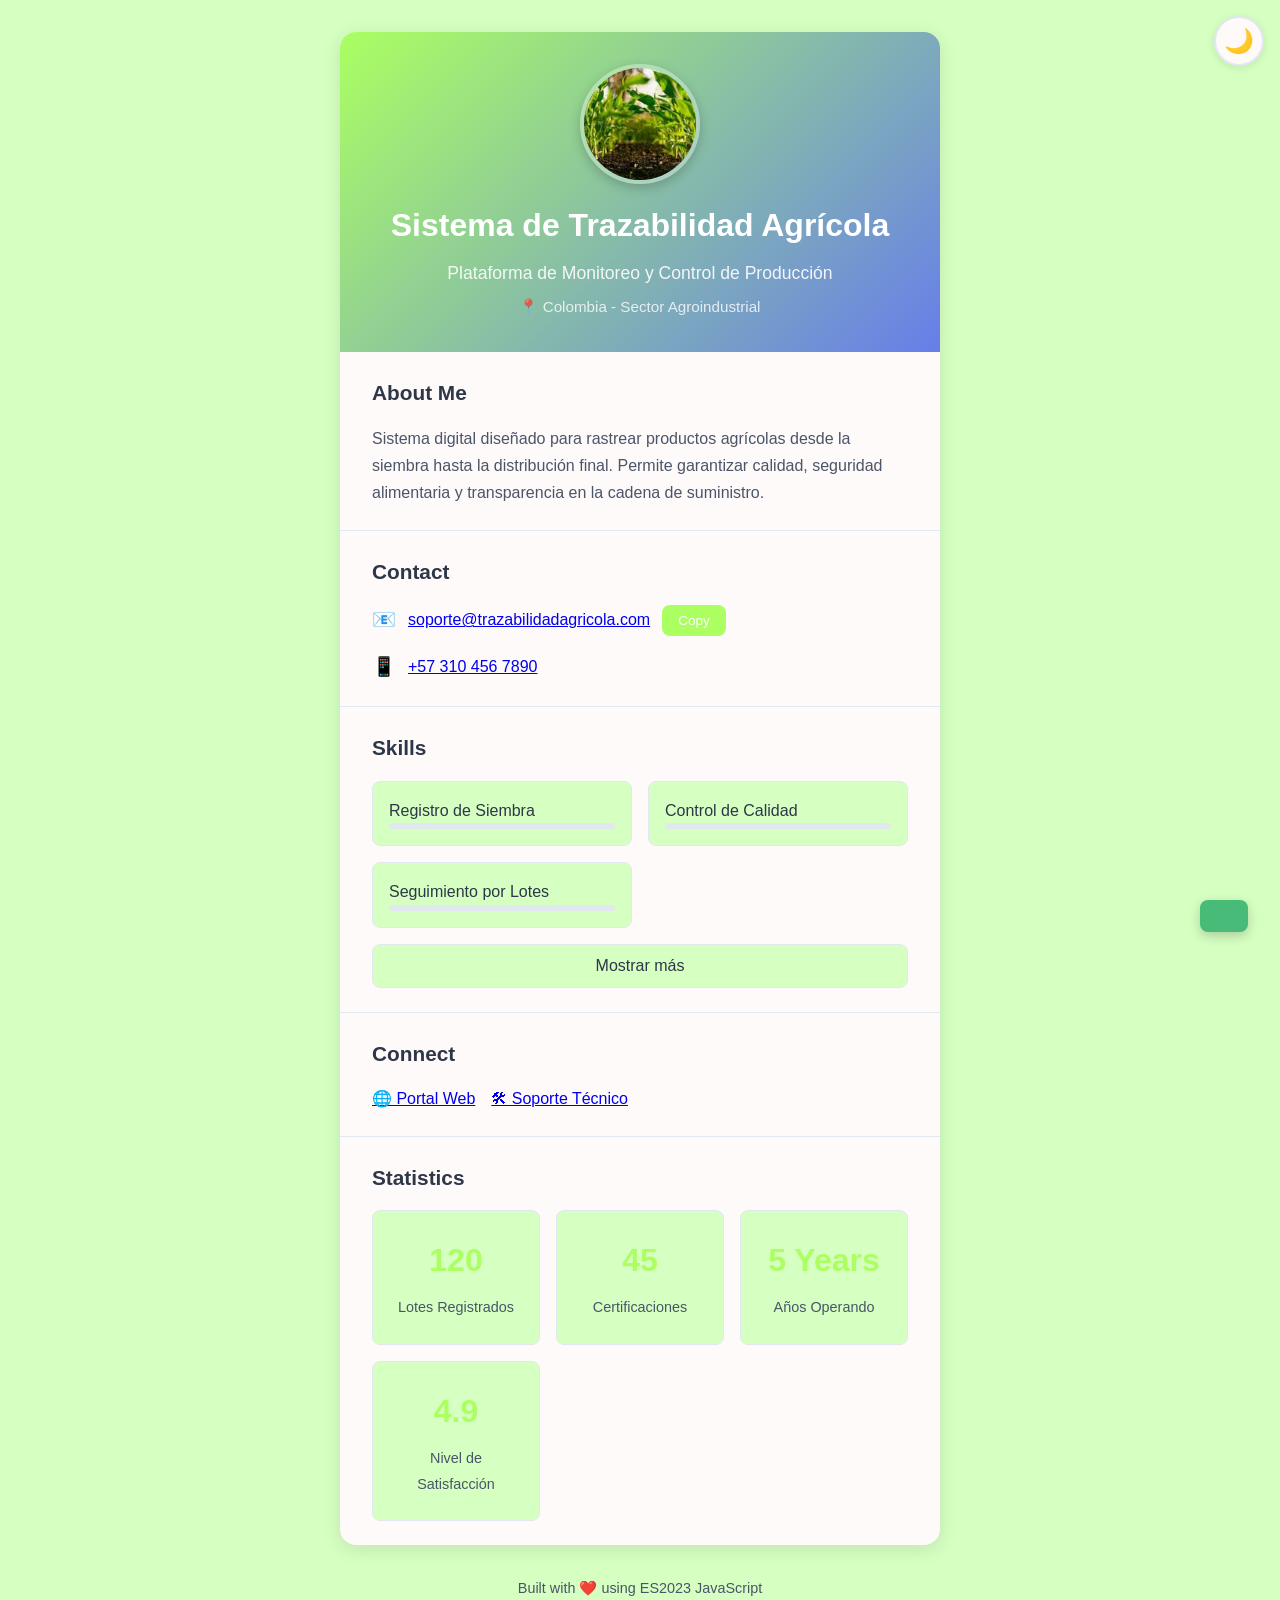
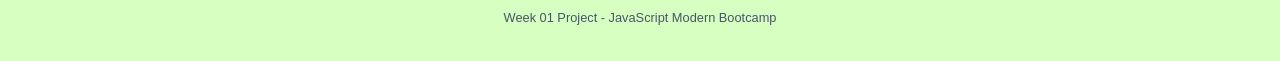
<file: week-01/3-proyecto/index.html>
<!DOCTYPE html>
<html lang="en">
<head>
  <meta charset="UTF-8">
  <meta name="viewport" content="width=device-width, initial-scale=1.0">
  <title>Interactive Business Card</title>
  <link rel="stylesheet" href="styles.css">
</head>
<body>
  <div class="container">
    <!-- Theme Toggle Button -->
    <button id="themeToggle" class="theme-toggle" aria-label="Toggle theme">
      <span class="theme-icon">🌙</span>
    </button>

    <!-- Business Card -->
    <div class="card" id="businessCard">
      <!-- Header Section -->
      <div class="card-header">
        <div class="avatar">
         <img src="avatar.jpg" alt="Profile Avatar" id="avatarImg">
        </div>
        <div class="header-info">
          <h1 id="userName">Loading...</h1>
          <p class="title" id="userTitle">Loading...</p>
          <p class="location" id="userLocation">📍 Loading...</p>
        </div>
      </div>

      <!-- Bio Section -->
      <div class="card-section">
        <h2>About Me</h2>
        <p id="userBio" class="bio">Loading...</p>
      </div>

      <!-- Contact Section -->
      <div class="card-section">
        <h2>Contact</h2>
        <div class="contact-info">
          <div class="contact-item">
            <span class="icon">📧</span>
            <span id="userEmail">Loading...</span>
            <button id="copyEmailBtn" class="btn btn-small">Copy</button>
          </div>
          <div class="contact-item">
            <span class="icon">📱</span>
            <span id="userPhone">Loading...</span>
          </div>
        </div>
      </div>

      <!-- Skills Section -->
      <div class="card-section">
        <h2>Skills</h2>
        <div id="skillsList" class="skills-list">
          Loading...
        </div>
        <button id="toggleSkills" class="btn btn-secondary">Show More</button>
      </div>

      <!-- Social Media Section -->
      <div class="card-section">
        <h2>Connect</h2>
        <div id="socialLinks" class="social-links">
          Loading...
        </div>
      </div>

      <!-- Statistics Section -->
      <div class="card-section">
        <h2>Statistics</h2>
        <div id="stats" class="stats-grid">
          Loading...
        </div>
      </div>
    </div>

    <!-- Footer -->
    <footer class="footer">
      <p>Built with ❤️ using ES2023 JavaScript</p>
      <p class="small">Week 01 Project - JavaScript Modern Bootcamp</p>
    </footer>
  </div>

  <!-- Toast Notification -->
  <div id="toast" class="toast">
    <span id="toastMessage"></span>
  </div>

  <script src="script.js"></script>
</body>
</html>
</file>
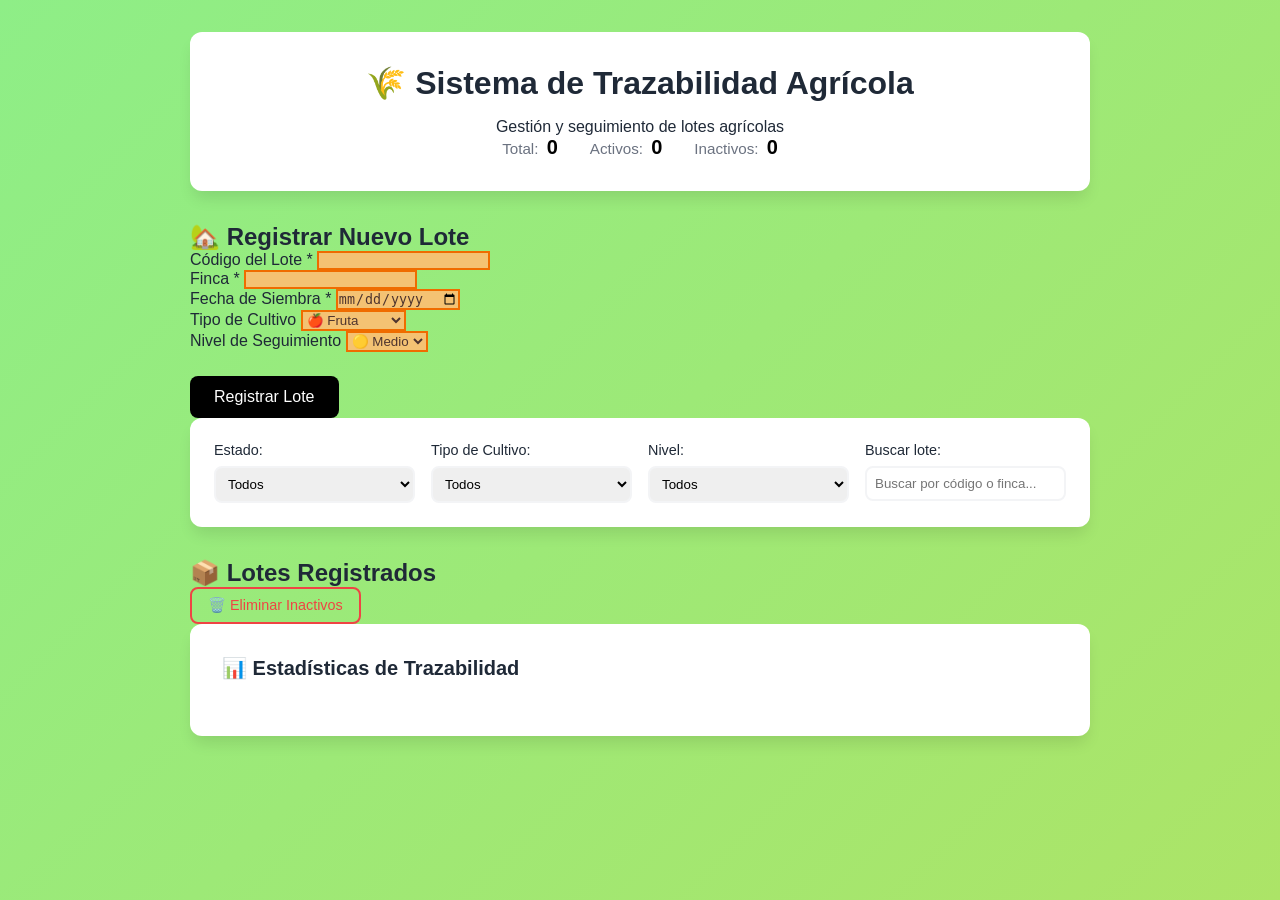
<file: week-02/3-proyecto/index.html>
<!DOCTYPE html>
<html lang="es">
<head>
  <meta charset="UTF-8">
  <meta name="viewport" content="width=device-width, initial-scale=1.0">
  <title>Sistema de Trazabilidad Agrícola</title>
  <link rel="stylesheet" href="styles.css">
</head>
<body>

  <div class="container">

    <!-- HEADER -->
    <header class="header">
      <h1>🌾 Sistema de Trazabilidad Agrícola</h1>
      <p class="subtitle">Gestión y seguimiento de lotes agrícolas</p>

      <div class="stats-summary">
        <span class="stat">Total: <strong id="stat-total">0</strong></span>
        <span class="stat">Activos: <strong id="stat-active">0</strong></span>
        <span class="stat">Inactivos: <strong id="stat-inactive">0</strong></span>
      </div>
    </header>

    <!-- FORMULARIO -->
    <section class="form-section">
      <h2 id="form-title">🏡 Registrar Nuevo Lote</h2>

      <form id="item-form" class="item-form">

        <input type="hidden" id="item-id">

        <div class="form-group">
          <label for="codigo">Código del Lote *</label>
          <input type="text" id="codigo" required>
        </div>

        <div class="form-group">
          <label for="finca">Finca *</label>
          <input type="text" id="finca" required>
        </div>

        <div class="form-group">
          <label for="fecha">Fecha de Siembra *</label>
          <input type="date" id="fecha" required>
        </div>

        <div class="form-group">
          <label for="item-category">Tipo de Cultivo</label>
          <select id="item-category">
            <option value="fruta">🍎 Fruta</option>
            <option value="grano">🌾 Grano</option>
            <option value="cereal">🌽 Cereal</option>
            <option value="hortaliza">🥕 Hortaliza</option>
            <option value="legumbre">🫘 Legumbre</option>
            <option value="tuberculo">🥔 Tubérculo</option>
          </select>
        </div>

        <div class="form-group">
          <label for="item-priority">Nivel de Seguimiento</label>
          <select id="item-priority">
            <option value="low">🟢 Bajo</option>
            <option value="medium" selected>🟡 Medio</option>
            <option value="high">🔴 Alto</option>
          </select>
        </div>

        <div class="form-actions">
          <button type="submit" class="btn btn-primary" id="submit-btn">
            Registrar Lote
          </button>
          <button type="button" class="btn btn-secondary" id="cancel-btn" style="display:none;">
            Cancelar
          </button>
        </div>

      </form>
    </section>

    <!-- FILTROS -->
    <section class="filters-section">
      <div class="filters">

        <div class="filter-group">
          <label for="filter-status">Estado:</label>
          <select id="filter-status">
            <option value="all">Todos</option>
            <option value="active">Activos</option>
            <option value="inactive">Inactivos</option>
          </select>
        </div>

        <div class="filter-group">
          <label for="filter-category">Tipo de Cultivo:</label>
          <select id="filter-category">
            <option value="all">Todos</option>
            <option value="fruta">Fruta</option>
            <option value="grano">Grano</option>
            <option value="cereal">Cereal</option>
            <option value="hortaliza">Hortaliza</option>
            <option value="legumbre">Legumbre</option>
            <option value="tuberculo">Tubérculo</option>
          </select>
        </div>

        <div class="filter-group">
          <label for="filter-priority">Nivel:</label>
          <select id="filter-priority">
            <option value="all">Todos</option>
            <option value="high">Alto</option>
            <option value="medium">Medio</option>
            <option value="low">Bajo</option>
          </select>
        </div>

        <div class="filter-group search-group">
          <label for="search-input">Buscar lote:</label>
          <input type="text" id="search-input" placeholder="Buscar por código o finca...">
        </div>

      </div>
    </section>

    <!-- LISTA -->
    <section class="items-section">
      <div class="items-header">
        <h2>📦 Lotes Registrados</h2>
        <button class="btn btn-outline" id="clear-inactive">
          🗑️ Eliminar Inactivos
        </button>
      </div>

      <div id="item-list" class="item-list"></div>

      <div id="empty-state" class="empty-state">
        <p>📭 No hay lotes registrados</p>
        <p class="empty-state-hint">Registra tu primer lote arriba</p>
      </div>
    </section>

    <!-- ESTADÍSTICAS -->
    <section class="detailed-stats">
      <h3>📊 Estadísticas de Trazabilidad</h3>
      <div id="stats-details" class="stats-grid"></div>
    </section>

  </div>

  <script src="starter/script.js"></script>
</body>
</html>
</file>
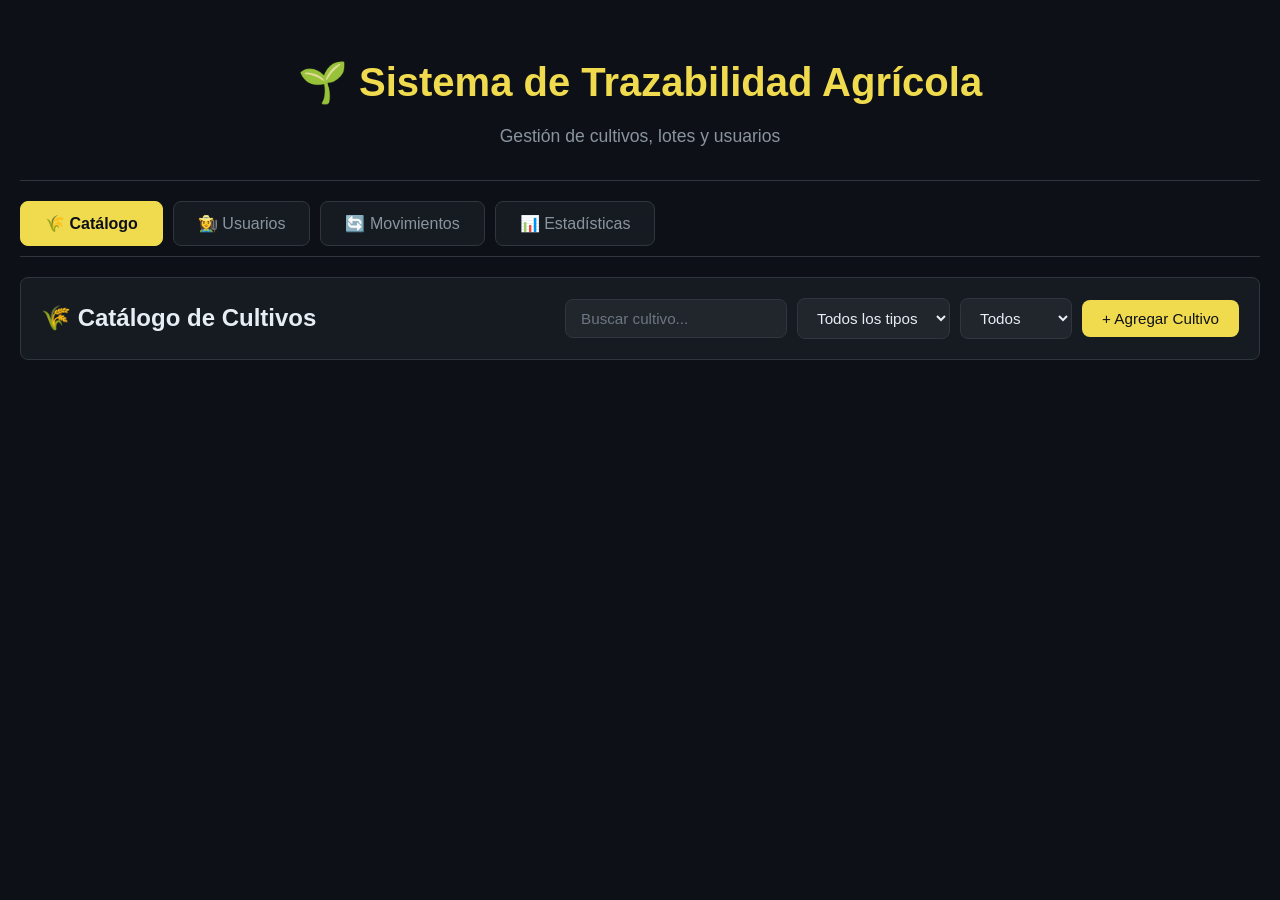
<file: week-03/3-proyecto/index.html>
<!DOCTYPE html>
<html lang="es">
  <head>
    <meta charset="UTF-8" />
    <meta name="viewport" content="width=device-width, initial-scale=1.0" />
    <title>🌱 Sistema de Gestión | Trazabilidad Agrícola</title>
    <link rel="stylesheet" href="styles.css" />
  </head>
  <body>
    <div class="app-container">
      <!-- Header -->
      <header class="header">
        <h1>🌱 Sistema de Trazabilidad Agrícola</h1>
        <p class="subtitle">Gestión de cultivos, lotes y usuarios</p>
      </header>

      <!-- Navigation Tabs -->
      <nav class="tabs">
        <button class="tab-btn active" data-tab="catalog">🌾 Catálogo</button>
        <button class="tab-btn" data-tab="users">👩‍🌾 Usuarios</button>
        <button class="tab-btn" data-tab="transactions">🔄 Movimientos</button>
        <button class="tab-btn" data-tab="stats">📊 Estadísticas</button>
      </nav>

      <!-- Tab Content -->
      <main class="tab-content">
        <!-- Catalog Tab -->
        <section id="catalog" class="tab-panel active">
          <div class="panel-header">
            <h2>🌾 Catálogo de Cultivos</h2>
            <div class="actions">
              <input type="text" id="search-input" placeholder="Buscar cultivo..." />
              <select id="filter-type">
                <option value="all">Todos los tipos</option>
                <option value="ItemType1">Hortalizas</option>
                <option value="ItemType2">Frutales</option>
                <option value="ItemType3">Cereales</option>
              </select>
              <select id="filter-status">
                <option value="all">Todos</option>
                <option value="active">Activos</option>
                <option value="inactive">Inactivos</option>
              </select>
              <button id="add-item-btn" class="btn btn-primary">+ Agregar Cultivo</button>
            </div>
          </div>
          <div id="item-list" class="items-grid"></div>
          <div id="empty-state" class="empty-state" style="display: none;">
            <p>📭 No hay cultivos registrados</p>
            <p class="hint">Agrega tu primer cultivo usando el botón superior</p>
          </div>
        </section>

        <!-- Users Tab -->
        <section id="users" class="tab-panel">
          <div class="panel-header">
            <h2>👩‍🌾 Usuarios del Sistema</h2>
            <div class="actions">
              <input type="text" id="search-users" placeholder="Buscar usuario..." />
              <select id="filter-role">
                <option value="all">Todos los roles</option>
                <option value="UserRole1">Administrador</option>
                <option value="UserRole2">Agrónomo</option>
              </select>
              <button id="add-user-btn" class="btn btn-primary">+ Agregar Usuario</button>
            </div>
          </div>
          <div id="user-list" class="users-grid"></div>
        </section>

        <!-- Transactions Tab -->
        <section id="transactions" class="tab-panel">
          <div class="panel-header">
            <h2>🔄 Movimientos de Producción</h2>
          </div>
          <div id="transaction-list" class="transactions-list"></div>
        </section>

        <!-- Stats Tab -->
        <section id="stats" class="tab-panel">
          <div class="panel-header">
            <h2>📊 Estadísticas del Sistema</h2>
          </div>
          <div id="stats-container" class="stats-grid">
            <div class="stat-card">
              <span class="stat-value" id="stat-total">0</span>
              <span class="stat-label">Total Cultivos</span>
            </div>
            <div class="stat-card">
              <span class="stat-value" id="stat-active">0</span>
              <span class="stat-label">Activos</span>
            </div>
            <div class="stat-card">
              <span class="stat-value" id="stat-inactive">0</span>
              <span class="stat-label">Inactivos</span>
            </div>
            <div class="stat-card">
              <span class="stat-value" id="stat-users">0</span>
              <span class="stat-label">Usuarios</span>
            </div>
          </div>
          <div id="stats-details" class="stats-details"></div>
        </section>
      </main>

      <!-- Modales (Cultivos y Usuarios) -->
      <div id="item-modal" class="modal" style="display: none;">
        <div class="modal-content">
          <div class="modal-header">
            <h3 id="modal-title">Agregar Cultivo</h3>
            <button class="close-btn" id="close-modal">&times;</button>
          </div>
          <form id="item-form" class="modal-form">
            <div class="form-group">
              <label for="item-type">Tipo de Cultivo</label>
              <select id="item-type" required>
                <option value="">Selecciona un tipo</option>
                <option value="ItemType1">Hortaliza</option>
                <option value="ItemType2">Frutal</option>
                <option value="ItemType3">Cereal</option>
              </select>
            </div>
            <div class="form-group">
              <label for="item-name">Nombre *</label>
              <input type="text" id="item-name" required />
            </div>
            <div class="form-group">
              <label for="item-location">Ubicación *</label>
              <input type="text" id="item-location" required />
            </div>
            <div id="dynamic-fields"></div>
            <div class="form-actions">
              <button type="submit" class="btn btn-primary">Guardar</button>
              <button type="button" class="btn btn-secondary" id="cancel-btn">Cancelar</button>
            </div>
          </form>
        </div>
      </div>

      <div id="user-modal" class="modal" style="display: none;">
        <div class="modal-content">
          <div class="modal-header">
            <h3>Agregar Usuario</h3>
            <button class="close-btn" id="close-user-modal">&times;</button>
          </div>
          <form id="user-form" class="modal-form">
            <div class="form-group">
              <label for="user-role">Rol</label>
              <select id="user-role" required>
                <option value="">Selecciona un rol</option>
                <option value="UserRole1">Administrador</option>
                <option value="UserRole2">Agrónomo</option>
              </select>
            </div>
            <div class="form-group">
              <label for="user-name">Nombre *</label>
              <input type="text" id="user-name" required />
            </div>
            <div class="form-group">
              <label for="user-email">Email *</label>
              <input type="email" id="user-email" required />
            </div>
            <div class="form-actions">
              <button type="submit" class="btn btn-primary">Guardar</button>
              <button type="button" class="btn btn-secondary" id="cancel-user-btn">Cancelar</button>
            </div>
          </form>
        </div>
      </div>
    </div>

    <script src="starter/script.js"></script>
  </body>
</html>
</file>
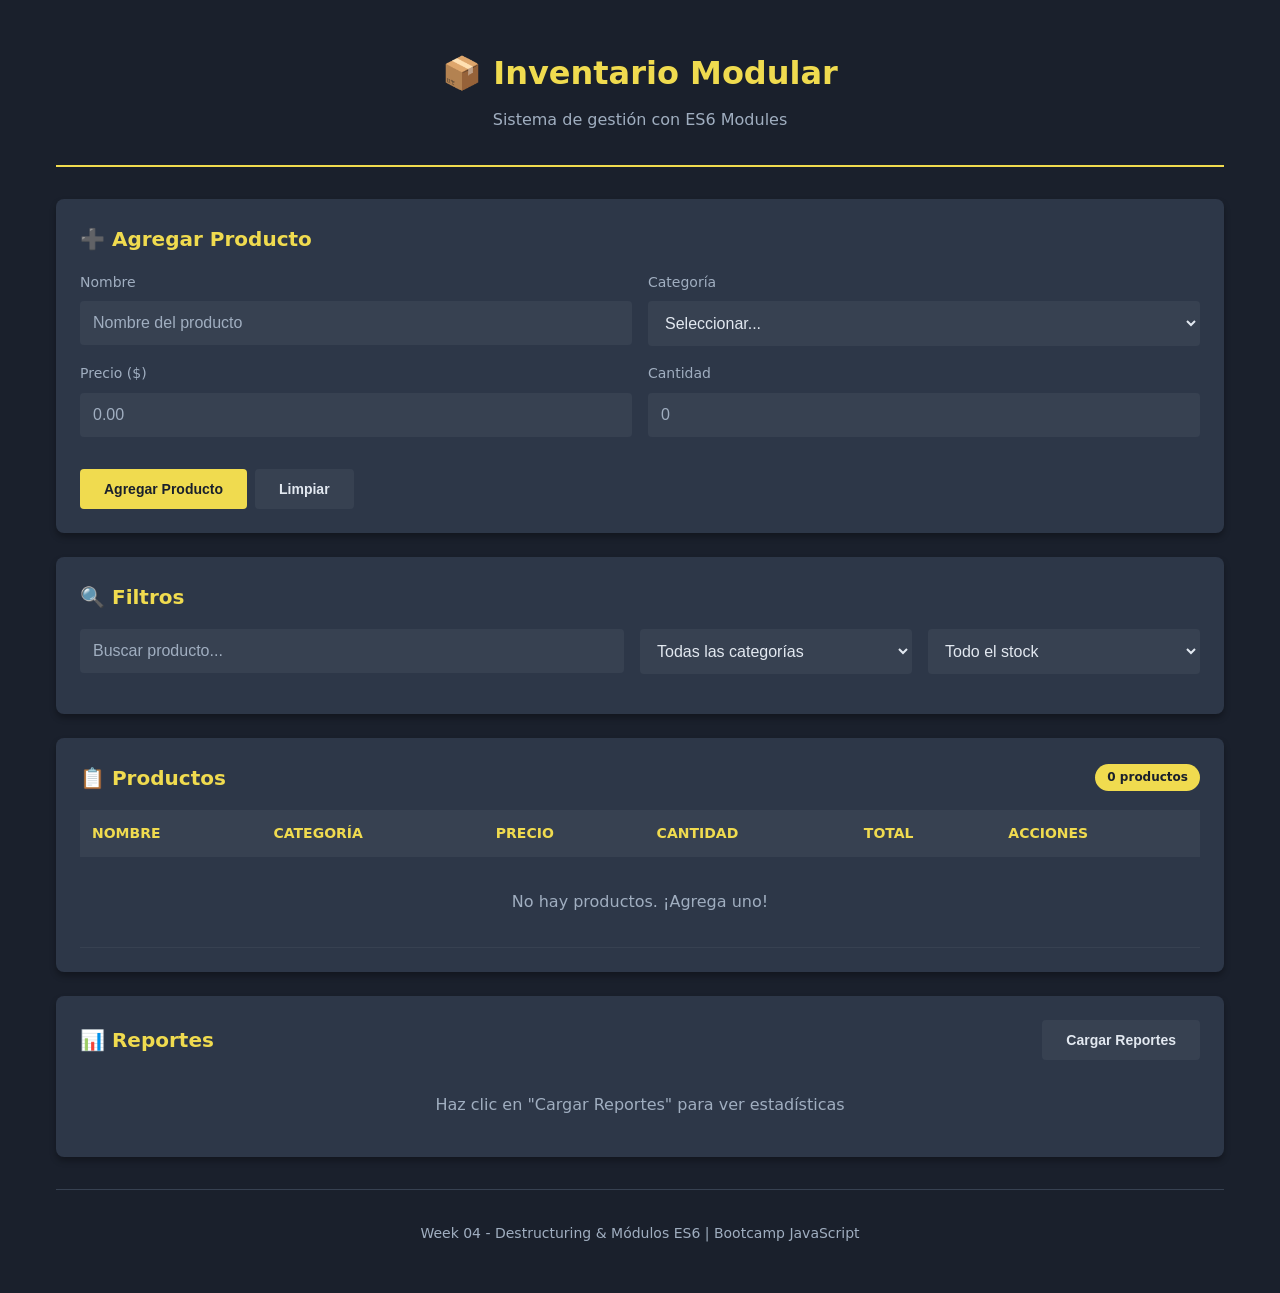
<file: week-04/3-proyecto/index.html>
<!DOCTYPE html>
<html lang="es">
  <head>
    <meta charset="UTF-8" />
    <meta
      name="viewport"
      content="width=device-width, initial-scale=1.0" />
    <title>Inventario Modular | Week 04</title>
    <link
      rel="stylesheet"
      href="styles.css" />
  </head>
  <body>
    <div class="app">
      <!-- Header -->
      <header class="header">
        <h1>📦 Inventario Modular</h1>
        <p>Sistema de gestión con ES6 Modules</p>
      </header>

      <!-- Main Content -->
      <main class="main">
        <!-- Add Product Form -->
        <section class="card">
          <h2>➕ Agregar Producto</h2>
          <form id="product-form">
            <div class="form-row">
              <div class="form-group">
                <label for="name">Nombre</label>
                <input
                  type="text"
                  id="name"
                  name="name"
                  required
                  placeholder="Nombre del producto" />
              </div>
              <div class="form-group">
                <label for="category">Categoría</label>
                <select
                  id="category"
                  name="category"
                  required>
                  <option value="">Seleccionar...</option>
                </select>
              </div>
            </div>
            <div class="form-row">
              <div class="form-group">
                <label for="price">Precio ($)</label>
                <input
                  type="number"
                  id="price"
                  name="price"
                  min="0"
                  step="0.01"
                  required
                  placeholder="0.00" />
              </div>
              <div class="form-group">
                <label for="quantity">Cantidad</label>
                <input
                  type="number"
                  id="quantity"
                  name="quantity"
                  min="0"
                  required
                  placeholder="0" />
              </div>
            </div>
            <div class="form-actions">
              <button
                type="submit"
                class="btn btn-primary">
                Agregar Producto
              </button>
              <button
                type="reset"
                class="btn btn-secondary">
                Limpiar
              </button>
            </div>
          </form>
        </section>

        <!-- Filters -->
        <section class="card">
          <h2>🔍 Filtros</h2>
          <div class="filters">
            <div class="form-group">
              <input
                type="text"
                id="search"
                placeholder="Buscar producto..." />
            </div>
            <div class="form-group">
              <select id="filter-category">
                <option value="">Todas las categorías</option>
              </select>
            </div>
            <div class="form-group">
              <select id="filter-stock">
                <option value="">Todo el stock</option>
                <option value="low">Stock bajo (&lt; 10)</option>
                <option value="out">Sin stock</option>
                <option value="available">Disponible</option>
              </select>
            </div>
          </div>
        </section>

        <!-- Products Table -->
        <section class="card">
          <div class="card-header">
            <h2>📋 Productos</h2>
            <span
              id="product-count"
              class="badge"
              >0 productos</span
            >
          </div>
          <div class="table-container">
            <table id="products-table">
              <thead>
                <tr>
                  <th>Nombre</th>
                  <th>Categoría</th>
                  <th>Precio</th>
                  <th>Cantidad</th>
                  <th>Total</th>
                  <th>Acciones</th>
                </tr>
              </thead>
              <tbody id="products-body">
                <tr>
                  <td
                    colspan="6"
                    class="empty-state">
                    No hay productos. ¡Agrega uno!
                  </td>
                </tr>
              </tbody>
            </table>
          </div>
        </section>

        <!-- Reports Section (Lazy Loaded) -->
        <section class="card">
          <div class="card-header">
            <h2>📊 Reportes</h2>
            <button
              id="load-reports"
              class="btn btn-secondary">
              Cargar Reportes
            </button>
          </div>
          <div
            id="reports-container"
            class="reports-grid">
            <p class="placeholder">
              Haz clic en "Cargar Reportes" para ver estadísticas
            </p>
          </div>
        </section>
      </main>

      <!-- Footer -->
      <footer class="footer">
        <p>Week 04 - Destructuring & Módulos ES6 | Bootcamp JavaScript</p>
      </footer>
    </div>

    <!-- Edit Modal -->
    <div
      id="edit-modal"
      class="modal hidden">
      <div class="modal-content">
        <div class="modal-header">
          <h3>✏️ Editar Producto</h3>
          <button
            class="modal-close"
            id="modal-close">
            &times;
          </button>
        </div>
        <form id="edit-form">
          <input
            type="hidden"
            id="edit-id" />
          <div class="form-group">
            <label for="edit-name">Nombre</label>
            <input
              type="text"
              id="edit-name"
              required />
          </div>
          <div class="form-group">
            <label for="edit-category">Categoría</label>
            <select
              id="edit-category"
              required></select>
          </div>
          <div class="form-row">
            <div class="form-group">
              <label for="edit-price">Precio ($)</label>
              <input
                type="number"
                id="edit-price"
                min="0"
                step="0.01"
                required />
            </div>
            <div class="form-group">
              <label for="edit-quantity">Cantidad</label>
              <input
                type="number"
                id="edit-quantity"
                min="0"
                required />
            </div>
          </div>
          <div class="form-actions">
            <button
              type="submit"
              class="btn btn-primary">
              Guardar
            </button>
            <button
              type="button"
              class="btn btn-secondary"
              id="cancel-edit">
              Cancelar
            </button>
          </div>
        </form>
      </div>
    </div>

    <script
      type="module"
      src="./starter/main.js"></script>
  </body>
</html>
</file>
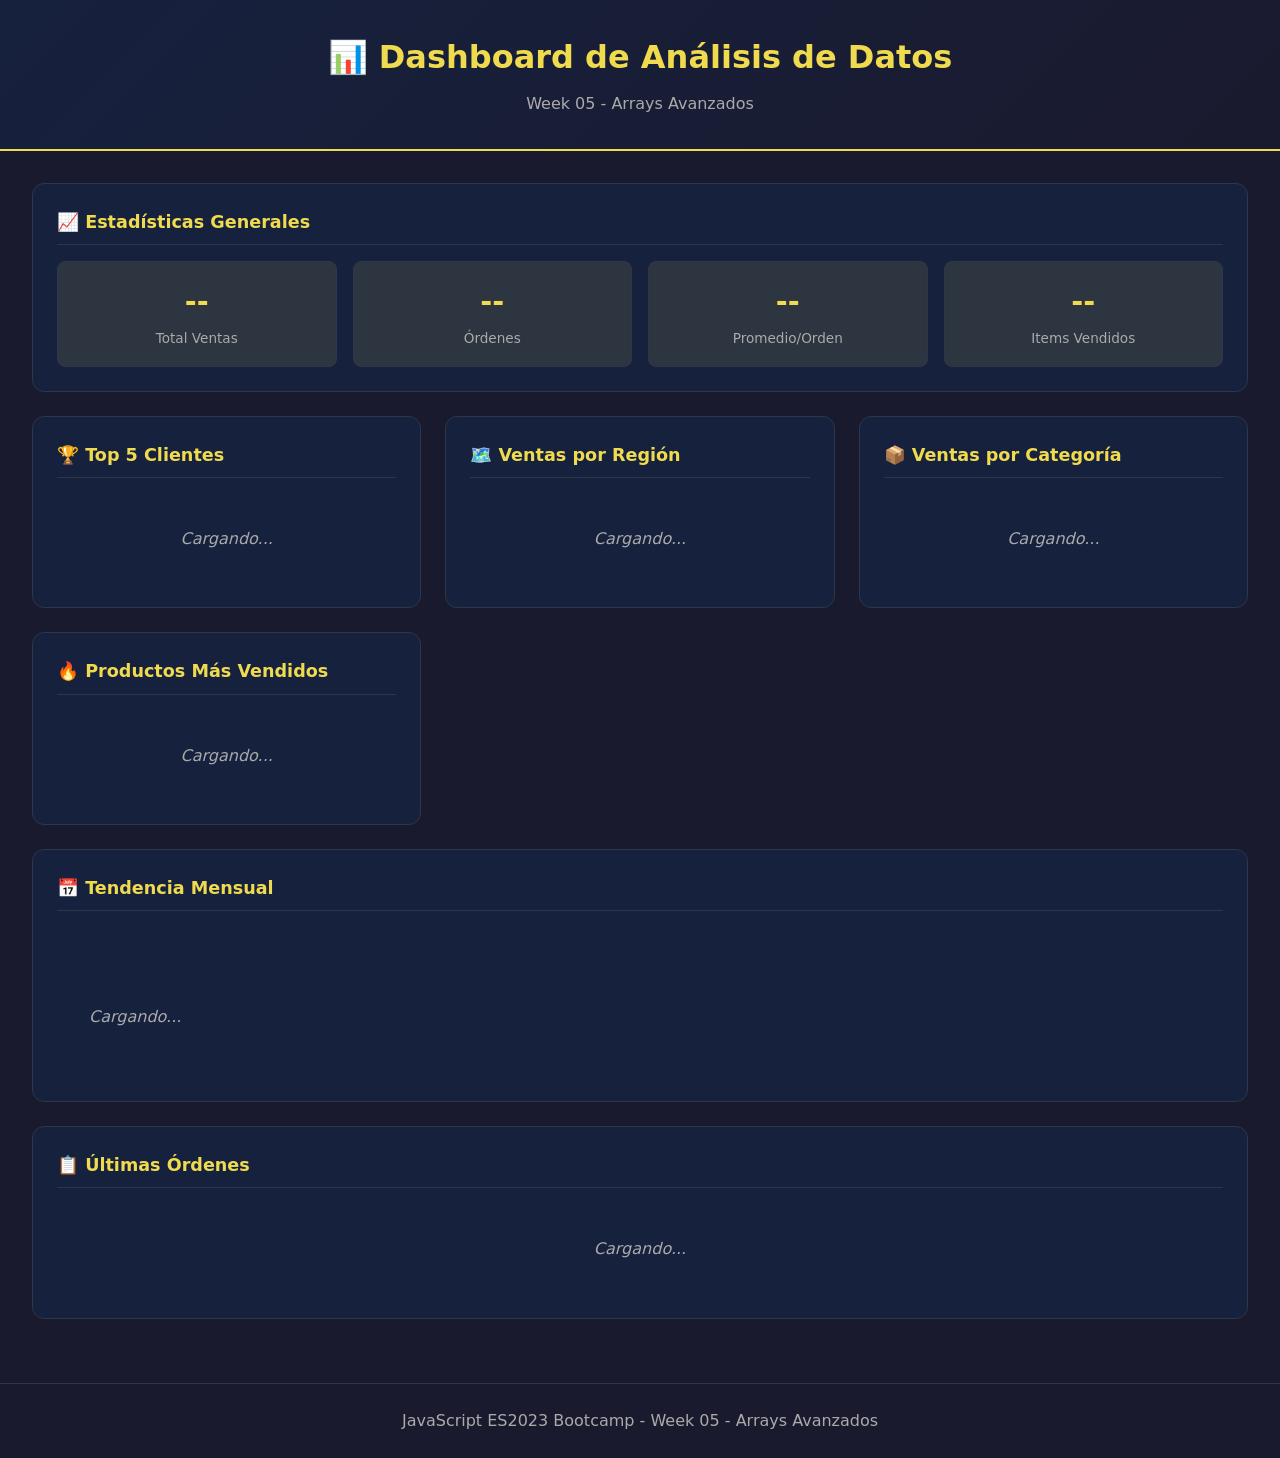
<file: week-05/3-proyecto/index.html>
<!DOCTYPE html>
<html lang="es">
  <head>
    <meta charset="UTF-8" />
    <meta
      name="viewport"
      content="width=device-width, initial-scale=1.0" />
    <title>Dashboard de Análisis de Datos</title>
    <link
      rel="stylesheet"
      href="styles.css" />
  </head>
  <body>
    <header class="header">
      <h1>📊 Dashboard de Análisis de Datos</h1>
      <p>Week 05 - Arrays Avanzados</p>
    </header>

    <main class="dashboard">
      <!-- Estadísticas Generales -->
      <section class="card stats-card">
        <h2>📈 Estadísticas Generales</h2>
        <div
          id="stats-container"
          class="stats-grid">
          <div class="stat-item">
            <span
              class="stat-value"
              id="total-sales"
              >--</span
            >
            <span class="stat-label">Total Ventas</span>
          </div>
          <div class="stat-item">
            <span
              class="stat-value"
              id="total-orders"
              >--</span
            >
            <span class="stat-label">Órdenes</span>
          </div>
          <div class="stat-item">
            <span
              class="stat-value"
              id="avg-order"
              >--</span
            >
            <span class="stat-label">Promedio/Orden</span>
          </div>
          <div class="stat-item">
            <span
              class="stat-value"
              id="total-items"
              >--</span
            >
            <span class="stat-label">Items Vendidos</span>
          </div>
        </div>
      </section>

      <!-- Top Clientes -->
      <section class="card">
        <h2>🏆 Top 5 Clientes</h2>
        <div
          id="top-customers"
          class="list-container">
          <p class="loading">Cargando...</p>
        </div>
      </section>

      <!-- Ventas por Región -->
      <section class="card">
        <h2>🗺️ Ventas por Región</h2>
        <div
          id="sales-by-region"
          class="list-container">
          <p class="loading">Cargando...</p>
        </div>
      </section>

      <!-- Ventas por Categoría -->
      <section class="card">
        <h2>📦 Ventas por Categoría</h2>
        <div
          id="sales-by-category"
          class="list-container">
          <p class="loading">Cargando...</p>
        </div>
      </section>

      <!-- Productos Más Vendidos -->
      <section class="card">
        <h2>🔥 Productos Más Vendidos</h2>
        <div
          id="top-products"
          class="list-container">
          <p class="loading">Cargando...</p>
        </div>
      </section>

      <!-- Tendencia Mensual -->
      <section class="card full-width">
        <h2>📅 Tendencia Mensual</h2>
        <div
          id="monthly-trend"
          class="trend-container">
          <p class="loading">Cargando...</p>
        </div>
      </section>

      <!-- Últimas Órdenes -->
      <section class="card full-width">
        <h2>📋 Últimas Órdenes</h2>
        <div
          id="recent-orders"
          class="table-container">
          <p class="loading">Cargando...</p>
        </div>
      </section>
    </main>

    <footer class="footer">
      <p>JavaScript ES2023 Bootcamp - Week 05 - Arrays Avanzados</p>
    </footer>

    <!-- Cambiar a solution/script.js para ver la solución -->
    <script src="starter/script.js"></script>
  </body>
</html>
</file>
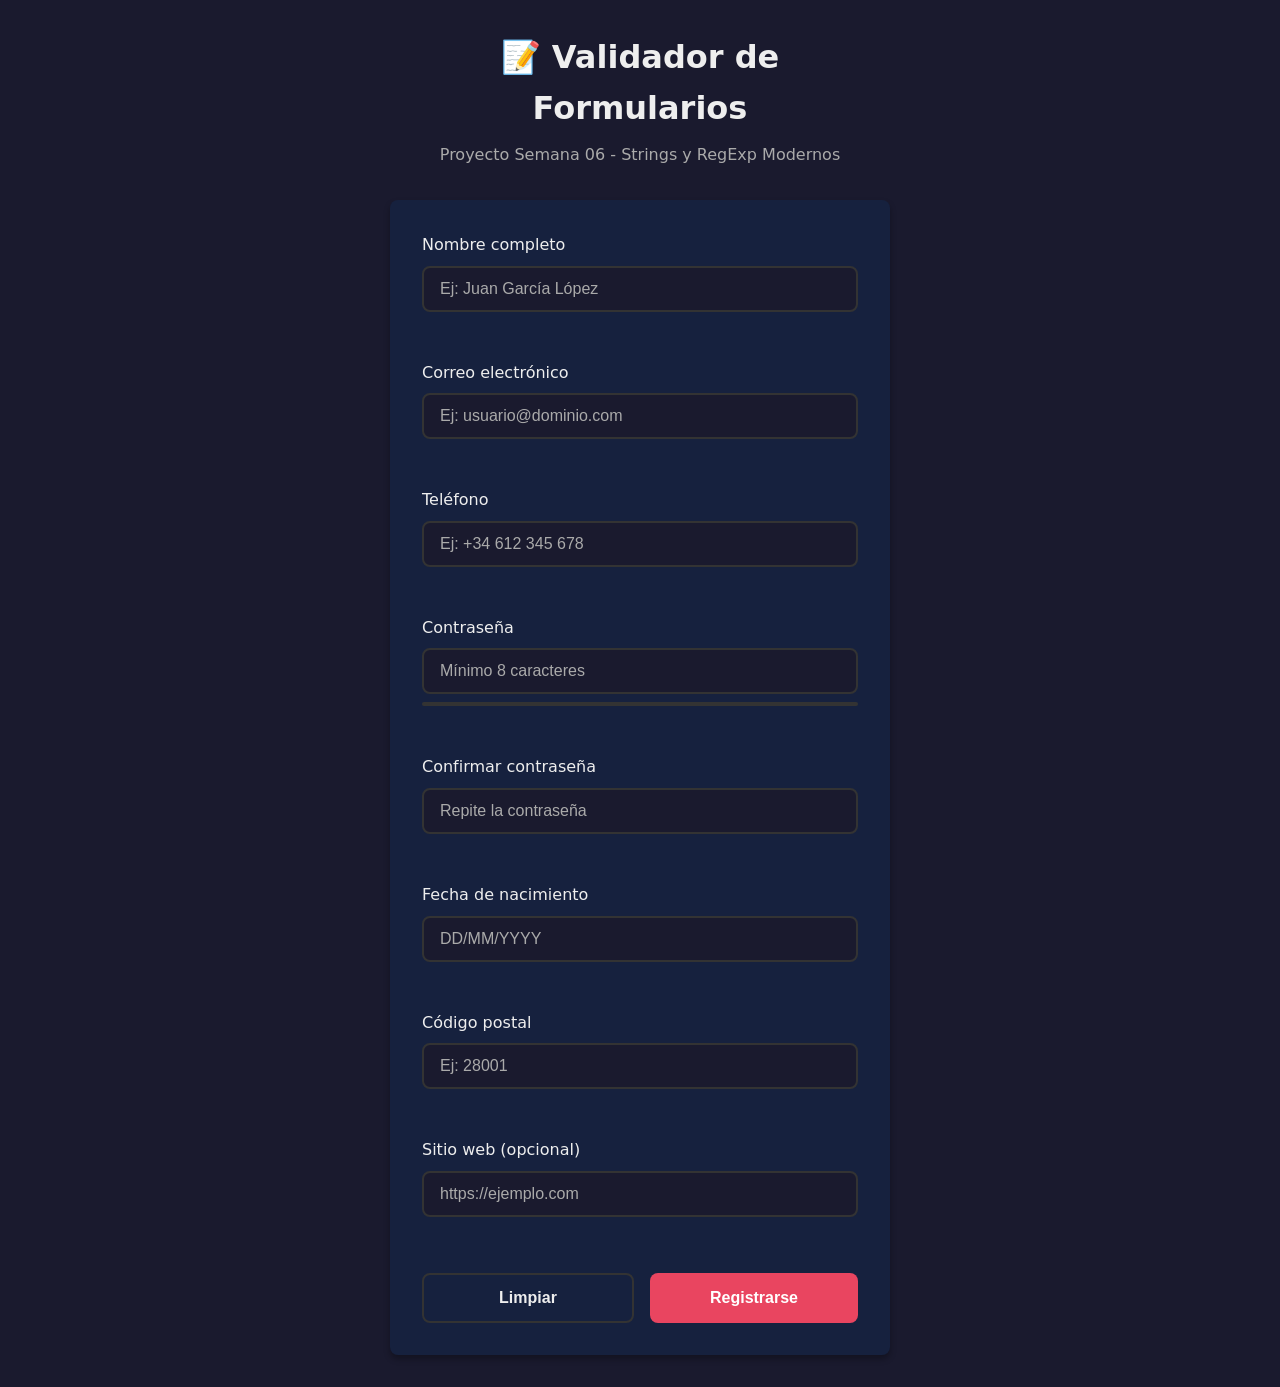
<file: week-06/3-proyecto/index.html>
<!DOCTYPE html>
<html lang="es">
  <head>
    <meta charset="UTF-8" />
    <meta
      name="viewport"
      content="width=device-width, initial-scale=1.0" />
    <title>Validador de Formularios | Semana 06</title>
    <link
      rel="stylesheet"
      href="styles.css" />
  </head>
  <body>
    <div class="container">
      <header>
        <h1>📝 Validador de Formularios</h1>
        <p>Proyecto Semana 06 - Strings y RegExp Modernos</p>
      </header>

      <form
        id="registrationForm"
        novalidate>
        <!-- Nombre -->
        <div class="form-group">
          <label for="name">Nombre completo</label>
          <input
            type="text"
            id="name"
            name="name"
            placeholder="Ej: Juan García López"
            aria-describedby="nameError" />
          <span
            class="error-message"
            id="nameError"></span>
        </div>

        <!-- Email -->
        <div class="form-group">
          <label for="email">Correo electrónico</label>
          <input
            type="email"
            id="email"
            name="email"
            placeholder="Ej: usuario@dominio.com"
            aria-describedby="emailError" />
          <span
            class="error-message"
            id="emailError"></span>
        </div>

        <!-- Teléfono -->
        <div class="form-group">
          <label for="phone">Teléfono</label>
          <input
            type="tel"
            id="phone"
            name="phone"
            placeholder="Ej: +34 612 345 678"
            aria-describedby="phoneError" />
          <span
            class="error-message"
            id="phoneError"></span>
        </div>

        <!-- Contraseña -->
        <div class="form-group">
          <label for="password">Contraseña</label>
          <input
            type="password"
            id="password"
            name="password"
            placeholder="Mínimo 8 caracteres"
            aria-describedby="passwordError" />
          <div class="password-strength">
            <div
              class="strength-bar"
              id="strengthBar"></div>
          </div>
          <span
            class="strength-text"
            id="strengthText"></span>
          <span
            class="error-message"
            id="passwordError"></span>
        </div>

        <!-- Confirmar Contraseña -->
        <div class="form-group">
          <label for="confirmPassword">Confirmar contraseña</label>
          <input
            type="password"
            id="confirmPassword"
            name="confirmPassword"
            placeholder="Repite la contraseña"
            aria-describedby="confirmError" />
          <span
            class="error-message"
            id="confirmError"></span>
        </div>

        <!-- Fecha de Nacimiento -->
        <div class="form-group">
          <label for="birthdate">Fecha de nacimiento</label>
          <input
            type="text"
            id="birthdate"
            name="birthdate"
            placeholder="DD/MM/YYYY"
            aria-describedby="birthdateError" />
          <span
            class="error-message"
            id="birthdateError"></span>
        </div>

        <!-- Código Postal -->
        <div class="form-group">
          <label for="postal">Código postal</label>
          <input
            type="text"
            id="postal"
            name="postal"
            placeholder="Ej: 28001"
            maxlength="5"
            aria-describedby="postalError" />
          <span
            class="error-message"
            id="postalError"></span>
        </div>

        <!-- URL -->
        <div class="form-group">
          <label for="website">Sitio web (opcional)</label>
          <input
            type="url"
            id="website"
            name="website"
            placeholder="https://ejemplo.com"
            aria-describedby="websiteError" />
          <span
            class="error-message"
            id="websiteError"></span>
        </div>

        <!-- Botones -->
        <div class="form-actions">
          <button
            type="reset"
            class="btn btn-secondary">
            Limpiar
          </button>
          <button
            type="submit"
            class="btn btn-primary"
            id="submitBtn">
            Registrarse
          </button>
        </div>
      </form>

      <!-- Resultado -->
      <div
        id="result"
        class="result hidden">
        <h2>✅ Registro Exitoso</h2>
        <pre id="formData"></pre>
      </div>
    </div>

    <script src="starter/script.js"></script>
  </body>
</html>
</file>
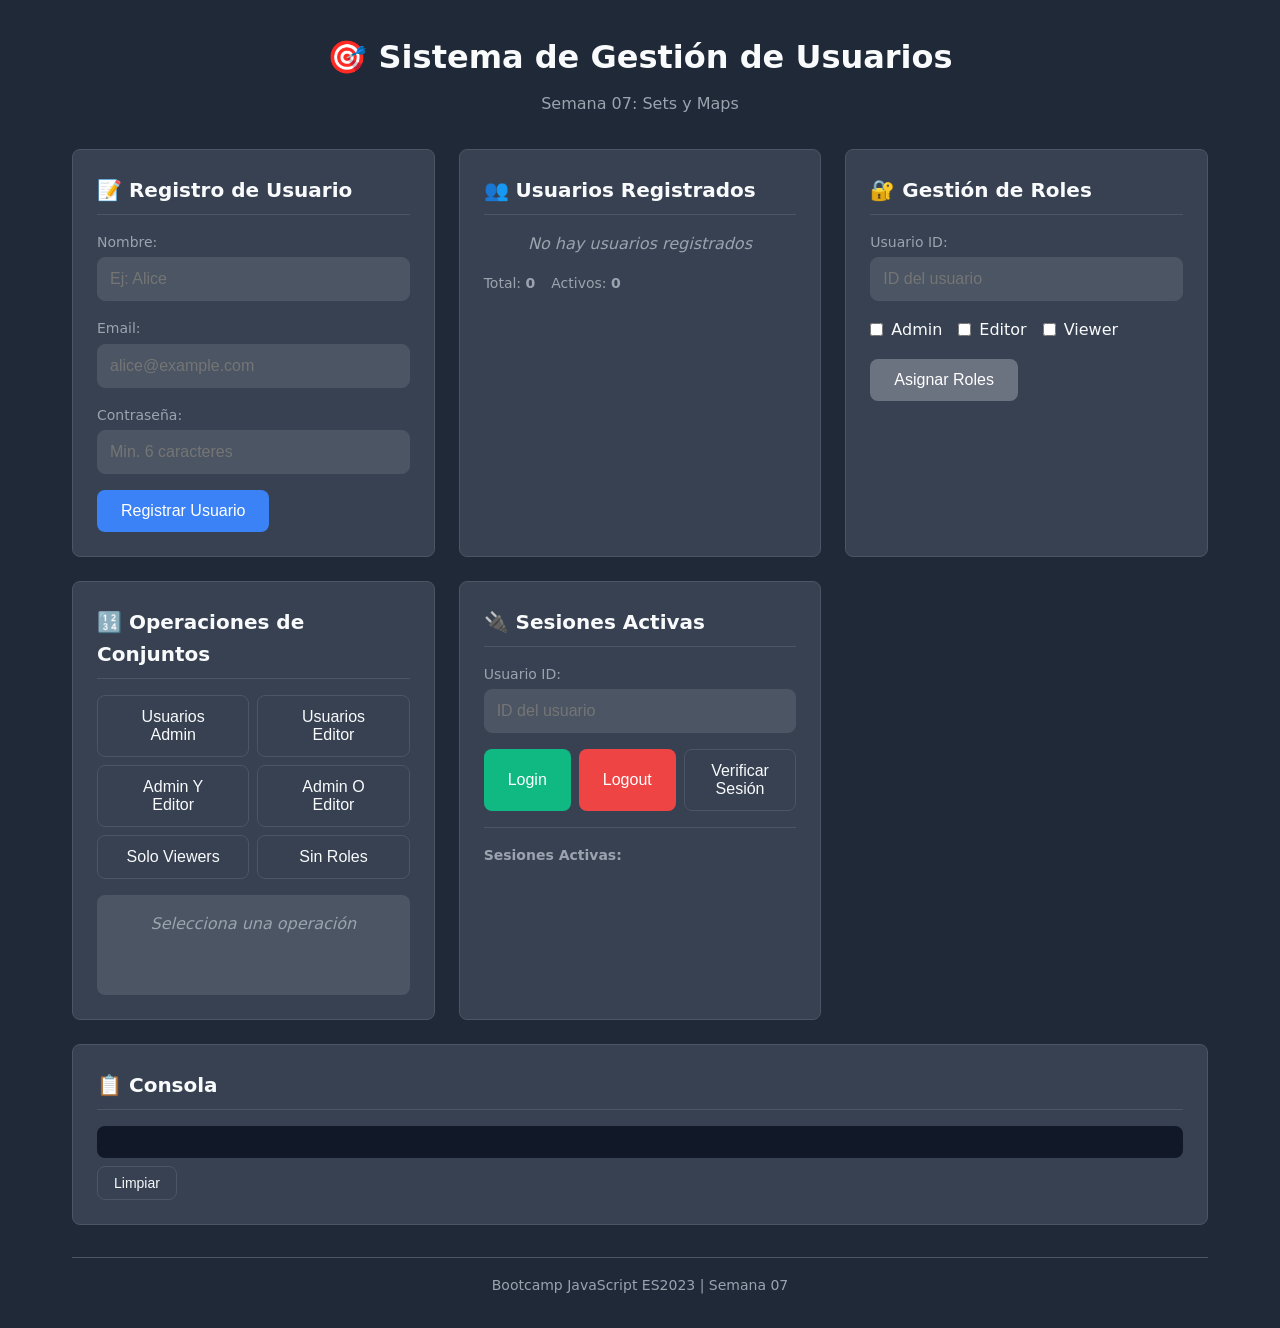
<file: week-07/3-proyecto/index.html>
<!DOCTYPE html>
<html lang="es">
  <head>
    <meta charset="UTF-8" />
    <meta
      name="viewport"
      content="width=device-width, initial-scale=1.0" />
    <title>Sistema de Gestión de Usuarios - Week 07</title>
    <link
      rel="stylesheet"
      href="styles.css" />
  </head>
  <body>
    <div class="container">
      <header>
        <h1>🎯 Sistema de Gestión de Usuarios</h1>
        <p>Semana 07: Sets y Maps</p>
      </header>

      <main>
        <!-- Registro de Usuarios -->
        <section class="card">
          <h2>📝 Registro de Usuario</h2>
          <form id="registerForm">
            <div class="form-group">
              <label for="userName">Nombre:</label>
              <input
                type="text"
                id="userName"
                placeholder="Ej: Alice"
                required />
            </div>
            <div class="form-group">
              <label for="userEmail">Email:</label>
              <input
                type="email"
                id="userEmail"
                placeholder="alice@example.com"
                required />
            </div>
            <div class="form-group">
              <label for="userPassword">Contraseña:</label>
              <input
                type="password"
                id="userPassword"
                placeholder="Min. 6 caracteres"
                required />
            </div>
            <button
              type="submit"
              class="btn btn-primary">
              Registrar Usuario
            </button>
          </form>
          <div
            id="registerMessage"
            class="message"></div>
        </section>

        <!-- Lista de Usuarios -->
        <section class="card">
          <h2>👥 Usuarios Registrados</h2>
          <div
            id="usersList"
            class="users-list">
            <p class="empty-state">No hay usuarios registrados</p>
          </div>
          <div class="stats">
            <span>Total: <strong id="totalUsers">0</strong></span>
            <span>Activos: <strong id="activeUsers">0</strong></span>
          </div>
        </section>

        <!-- Gestión de Roles -->
        <section class="card">
          <h2>🔐 Gestión de Roles</h2>
          <div class="form-group">
            <label for="roleUserId">Usuario ID:</label>
            <input
              type="text"
              id="roleUserId"
              placeholder="ID del usuario" />
          </div>
          <div class="roles-checkboxes">
            <label
              ><input
                type="checkbox"
                value="admin" />
              Admin</label
            >
            <label
              ><input
                type="checkbox"
                value="editor" />
              Editor</label
            >
            <label
              ><input
                type="checkbox"
                value="viewer" />
              Viewer</label
            >
          </div>
          <button
            id="assignRolesBtn"
            class="btn btn-secondary">
            Asignar Roles
          </button>
          <div
            id="rolesMessage"
            class="message"></div>
        </section>

        <!-- Operaciones de Conjuntos -->
        <section class="card">
          <h2>🔢 Operaciones de Conjuntos</h2>
          <div class="operations-grid">
            <button
              class="btn btn-outline"
              data-op="admins">
              Usuarios Admin
            </button>
            <button
              class="btn btn-outline"
              data-op="editors">
              Usuarios Editor
            </button>
            <button
              class="btn btn-outline"
              data-op="admin-and-editor">
              Admin Y Editor
            </button>
            <button
              class="btn btn-outline"
              data-op="admin-or-editor">
              Admin O Editor
            </button>
            <button
              class="btn btn-outline"
              data-op="only-viewers">
              Solo Viewers
            </button>
            <button
              class="btn btn-outline"
              data-op="no-roles">
              Sin Roles
            </button>
          </div>
          <div
            id="operationResult"
            class="result-box">
            <p class="empty-state">Selecciona una operación</p>
          </div>
        </section>

        <!-- Sesiones -->
        <section class="card">
          <h2>🔌 Sesiones Activas</h2>
          <div class="form-group">
            <label for="sessionUserId">Usuario ID:</label>
            <input
              type="text"
              id="sessionUserId"
              placeholder="ID del usuario" />
          </div>
          <div class="session-buttons">
            <button
              id="loginBtn"
              class="btn btn-success">
              Login
            </button>
            <button
              id="logoutBtn"
              class="btn btn-danger">
              Logout
            </button>
            <button
              id="checkSessionBtn"
              class="btn btn-outline">
              Verificar Sesión
            </button>
          </div>
          <div
            id="sessionMessage"
            class="message"></div>
          <div
            id="activeSessions"
            class="active-sessions">
            <h4>Sesiones Activas:</h4>
            <ul id="sessionsList"></ul>
          </div>
        </section>

        <!-- Consola -->
        <section class="card console-card">
          <h2>📋 Consola</h2>
          <div
            id="console"
            class="console"></div>
          <button
            id="clearConsole"
            class="btn btn-outline btn-small">
            Limpiar
          </button>
        </section>
      </main>

      <footer>
        <p>Bootcamp JavaScript ES2023 | Semana 07</p>
      </footer>
    </div>

    <script src="starter/script.js"></script>
  </body>
</html>
</file>
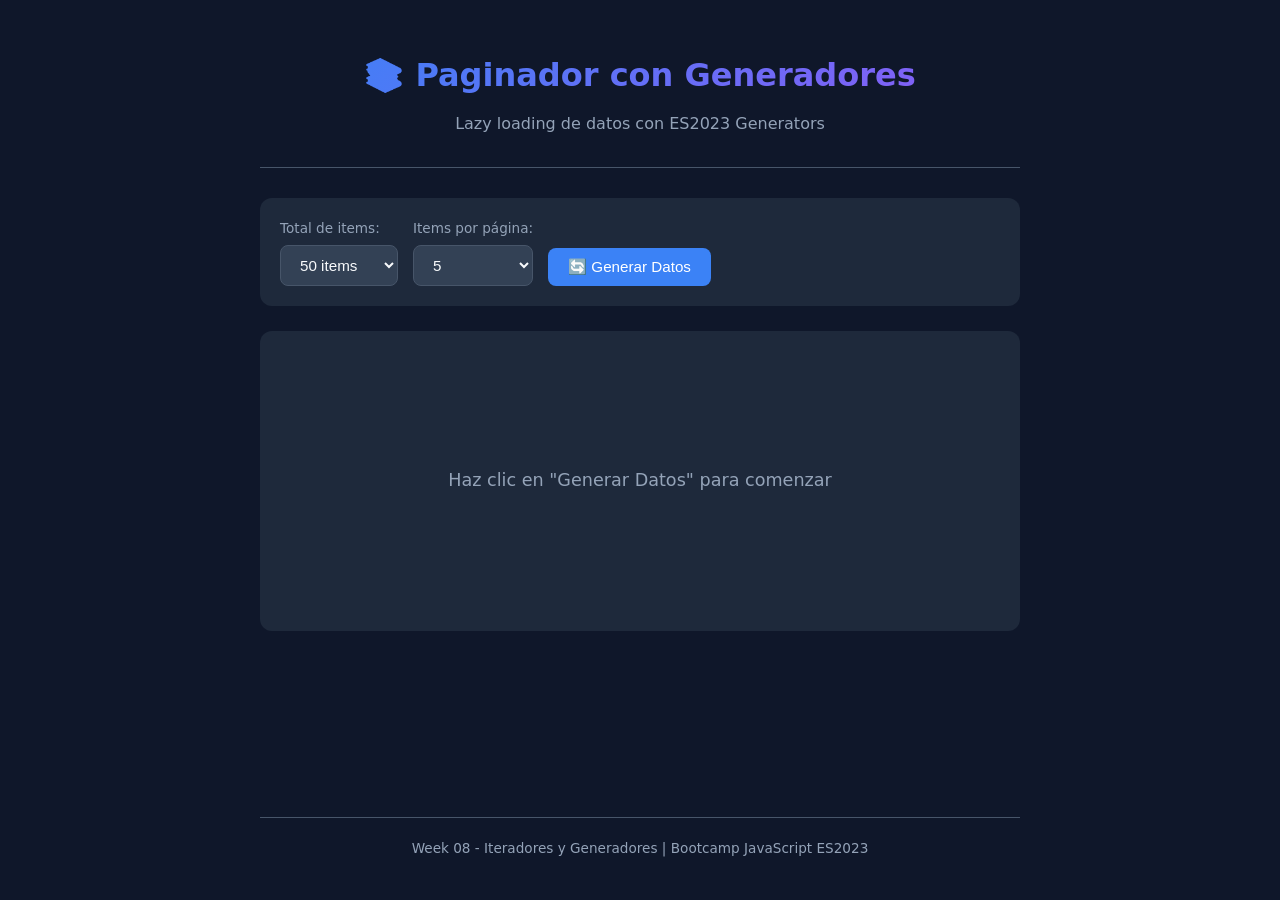
<file: week-08/3-proyecto/index.html>
<!DOCTYPE html>
<html lang="es">
  <head>
    <meta charset="UTF-8" />
    <meta
      name="viewport"
      content="width=device-width, initial-scale=1.0" />
    <title>Paginador con Generadores</title>
    <link
      rel="stylesheet"
      href="styles.css" />
  </head>
  <body>
    <div class="container">
      <header class="header">
        <h1>📚 Paginador con Generadores</h1>
        <p class="subtitle">Lazy loading de datos con ES2023 Generators</p>
      </header>

      <main class="main">
        <!-- Controls -->
        <div class="controls">
          <div class="control-group">
            <label for="totalItems">Total de items:</label>
            <select id="totalItems">
              <option value="20">20 items</option>
              <option
                value="50"
                selected>
                50 items
              </option>
              <option value="100">100 items</option>
              <option value="500">500 items</option>
            </select>
          </div>

          <div class="control-group">
            <label for="itemsPerPage">Items por página:</label>
            <select id="itemsPerPage">
              <option
                value="5"
                selected>
                5
              </option>
              <option value="10">10</option>
              <option value="20">20</option>
            </select>
          </div>

          <button
            id="btnGenerate"
            class="btn btn-primary">
            🔄 Generar Datos
          </button>
        </div>

        <!-- Data List -->
        <section class="data-section">
          <div
            id="dataList"
            class="data-list">
            <p class="placeholder">Haz clic en "Generar Datos" para comenzar</p>
          </div>
        </section>

        <!-- Pagination -->
        <nav
          class="pagination"
          id="pagination"
          style="display: none">
          <button
            id="btnFirst"
            class="btn btn-nav"
            title="Primera página">
            ⏮️
          </button>
          <button
            id="btnPrev"
            class="btn btn-nav"
            title="Página anterior">
            ◀️ Anterior
          </button>

          <div class="page-info">
            <span>Página</span>
            <input
              type="number"
              id="pageInput"
              min="1"
              value="1" />
            <span>de <strong id="totalPages">1</strong></span>
          </div>

          <button
            id="btnNext"
            class="btn btn-nav"
            title="Página siguiente">
            Siguiente ▶️
          </button>
          <button
            id="btnLast"
            class="btn btn-nav"
            title="Última página">
            ⏭️
          </button>
        </nav>

        <!-- Stats -->
        <div
          class="stats"
          id="stats"
          style="display: none">
          <span id="itemRange">Items 1-5</span>
          <span>de</span>
          <strong id="totalItemsDisplay">50</strong>
          <span>total</span>
        </div>
      </main>

      <footer class="footer">
        <p>Week 08 - Iteradores y Generadores | Bootcamp JavaScript ES2023</p>
      </footer>
    </div>

    <!-- Usa starter/script.js para desarrollar, solution/script.js para referencia -->
    <script src="starter/script.js"></script>
  </body>
</html>
</file>
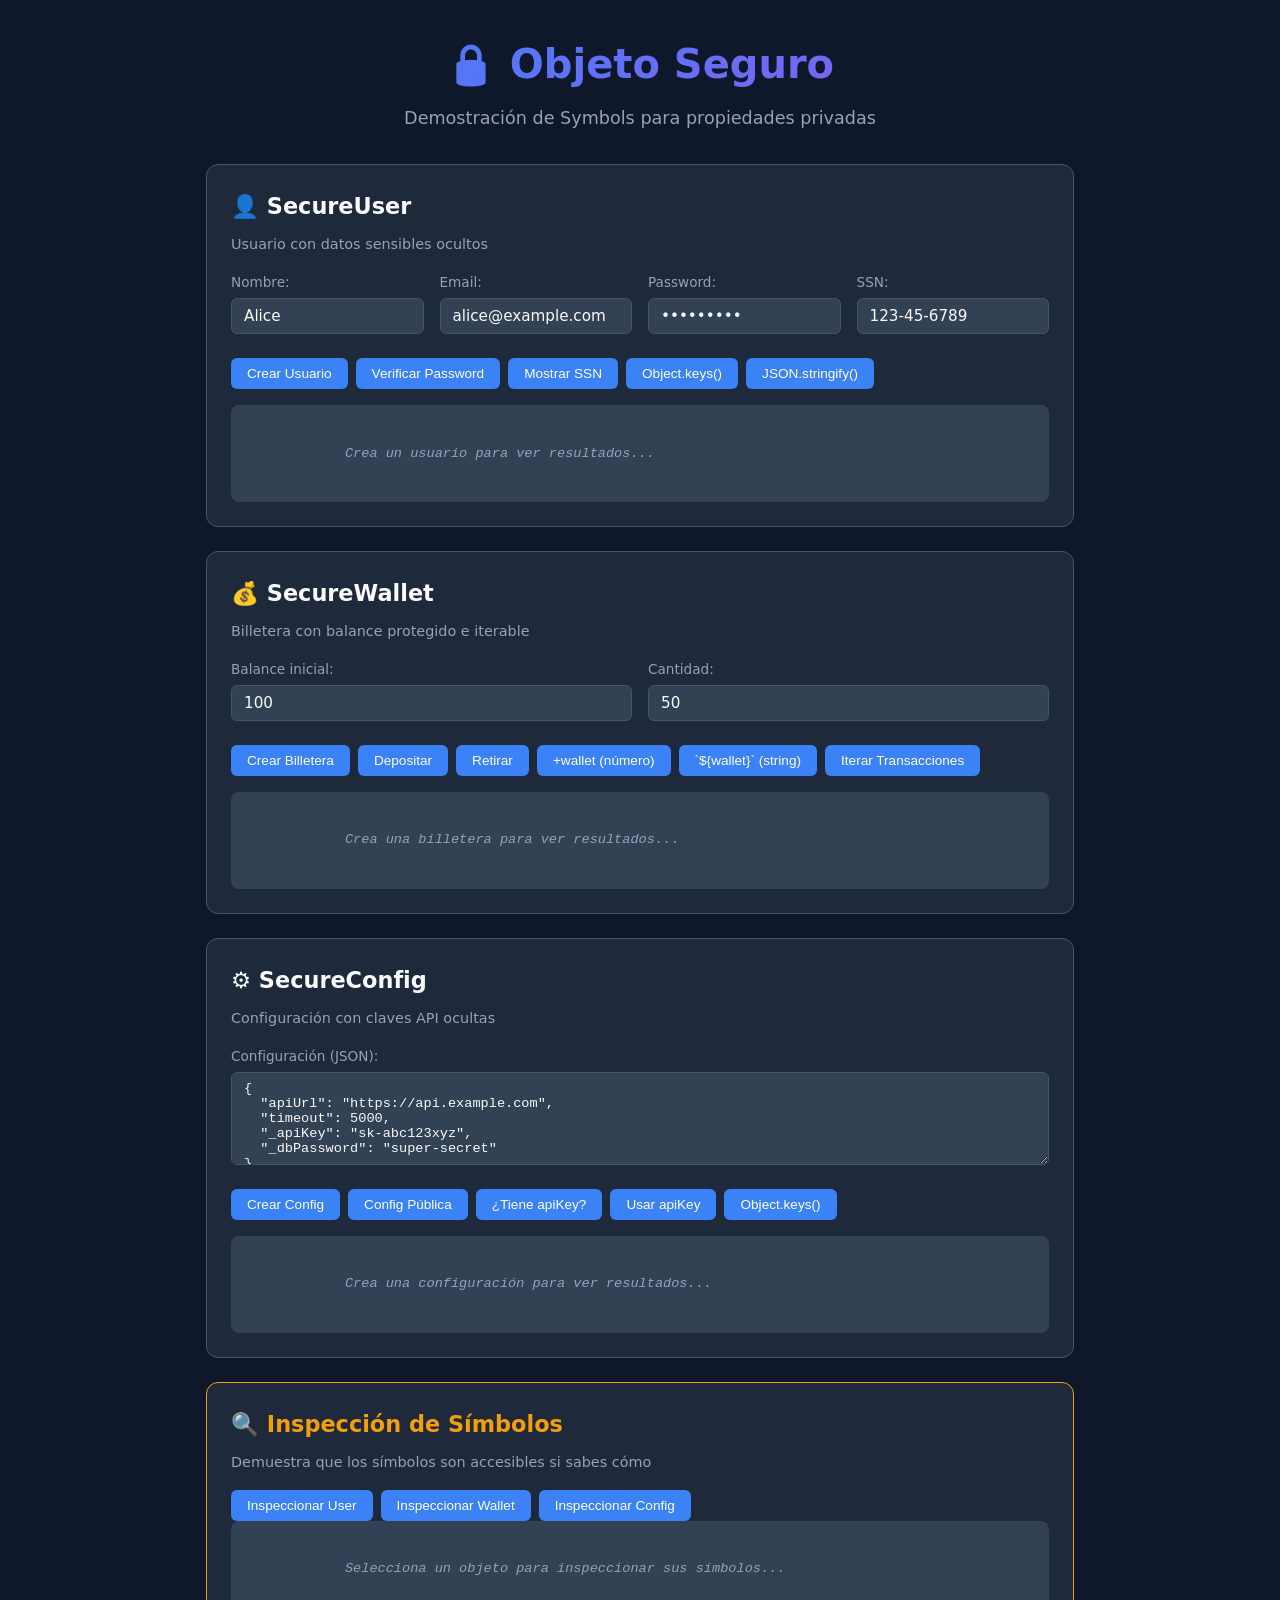
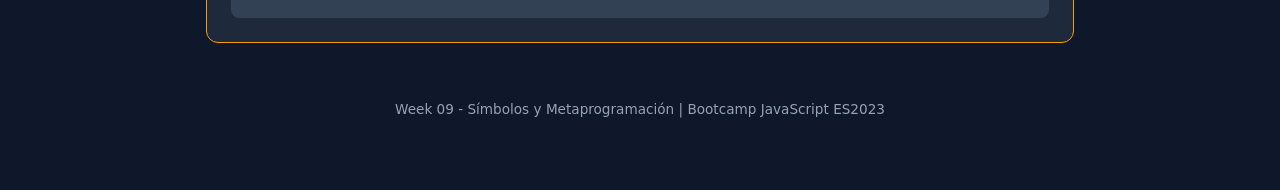
<file: week-09/3-proyecto/index.html>
<!DOCTYPE html>
<html lang="es">
  <head>
    <meta charset="UTF-8" />
    <meta
      name="viewport"
      content="width=device-width, initial-scale=1.0" />
    <title>Objeto Seguro - Week 09</title>
    <link
      rel="stylesheet"
      href="styles.css" />
  </head>
  <body>
    <div class="container">
      <header>
        <h1>🔒 Objeto Seguro</h1>
        <p>Demostración de Symbols para propiedades privadas</p>
      </header>

      <main>
        <!-- SecureUser Section -->
        <section class="card">
          <h2>👤 SecureUser</h2>
          <p class="description">Usuario con datos sensibles ocultos</p>

          <div class="demo-area">
            <div class="input-group">
              <label>Nombre:</label>
              <input
                type="text"
                id="userName"
                value="Alice" />
            </div>
            <div class="input-group">
              <label>Email:</label>
              <input
                type="email"
                id="userEmail"
                value="alice@example.com" />
            </div>
            <div class="input-group">
              <label>Password:</label>
              <input
                type="password"
                id="userPassword"
                value="secret123" />
            </div>
            <div class="input-group">
              <label>SSN:</label>
              <input
                type="text"
                id="userSSN"
                value="123-45-6789" />
            </div>

            <div class="button-group">
              <button id="createUser">Crear Usuario</button>
              <button id="verifyPassword">Verificar Password</button>
              <button id="showMaskedSSN">Mostrar SSN</button>
              <button id="showUserKeys">Object.keys()</button>
              <button id="showUserJSON">JSON.stringify()</button>
            </div>
          </div>

          <div
            class="output"
            id="userOutput">
            <span class="placeholder"
              >Crea un usuario para ver resultados...</span
            >
          </div>
        </section>

        <!-- SecureWallet Section -->
        <section class="card">
          <h2>💰 SecureWallet</h2>
          <p class="description">Billetera con balance protegido e iterable</p>

          <div class="demo-area">
            <div class="input-group">
              <label>Balance inicial:</label>
              <input
                type="number"
                id="walletInitial"
                value="100" />
            </div>
            <div class="input-group">
              <label>Cantidad:</label>
              <input
                type="number"
                id="walletAmount"
                value="50" />
            </div>

            <div class="button-group">
              <button id="createWallet">Crear Billetera</button>
              <button id="depositWallet">Depositar</button>
              <button id="withdrawWallet">Retirar</button>
              <button id="walletAsNumber">+wallet (número)</button>
              <button id="walletAsString">`${wallet}` (string)</button>
              <button id="iterateWallet">Iterar Transacciones</button>
            </div>
          </div>

          <div
            class="output"
            id="walletOutput">
            <span class="placeholder"
              >Crea una billetera para ver resultados...</span
            >
          </div>
        </section>

        <!-- SecureConfig Section -->
        <section class="card">
          <h2>⚙️ SecureConfig</h2>
          <p class="description">Configuración con claves API ocultas</p>

          <div class="demo-area">
            <div class="input-group full-width">
              <label>Configuración (JSON):</label>
              <textarea
                id="configInput"
                rows="5">
{
  "apiUrl": "https://api.example.com",
  "timeout": 5000,
  "_apiKey": "sk-abc123xyz",
  "_dbPassword": "super-secret"
}</textarea
              >
            </div>

            <div class="button-group">
              <button id="createConfig">Crear Config</button>
              <button id="getPublicConfig">Config Pública</button>
              <button id="hasApiKey">¿Tiene apiKey?</button>
              <button id="useApiKey">Usar apiKey</button>
              <button id="showConfigKeys">Object.keys()</button>
            </div>
          </div>

          <div
            class="output"
            id="configOutput">
            <span class="placeholder"
              >Crea una configuración para ver resultados...</span
            >
          </div>
        </section>

        <!-- Inspection Section -->
        <section class="card inspection">
          <h2>🔍 Inspección de Símbolos</h2>
          <p class="description">
            Demuestra que los símbolos son accesibles si sabes cómo
          </p>

          <div class="button-group">
            <button id="inspectUser">Inspeccionar User</button>
            <button id="inspectWallet">Inspeccionar Wallet</button>
            <button id="inspectConfig">Inspeccionar Config</button>
          </div>

          <div
            class="output"
            id="inspectOutput">
            <span class="placeholder"
              >Selecciona un objeto para inspeccionar sus símbolos...</span
            >
          </div>
        </section>
      </main>

      <footer>
        <p>Week 09 - Símbolos y Metaprogramación | Bootcamp JavaScript ES2023</p>
      </footer>
    </div>

    <!-- Cambiar a starter/script.js para desarrollo -->
    <script
      type="module"
      src="starter/script.js"></script>
  </body>
</html>
</file>
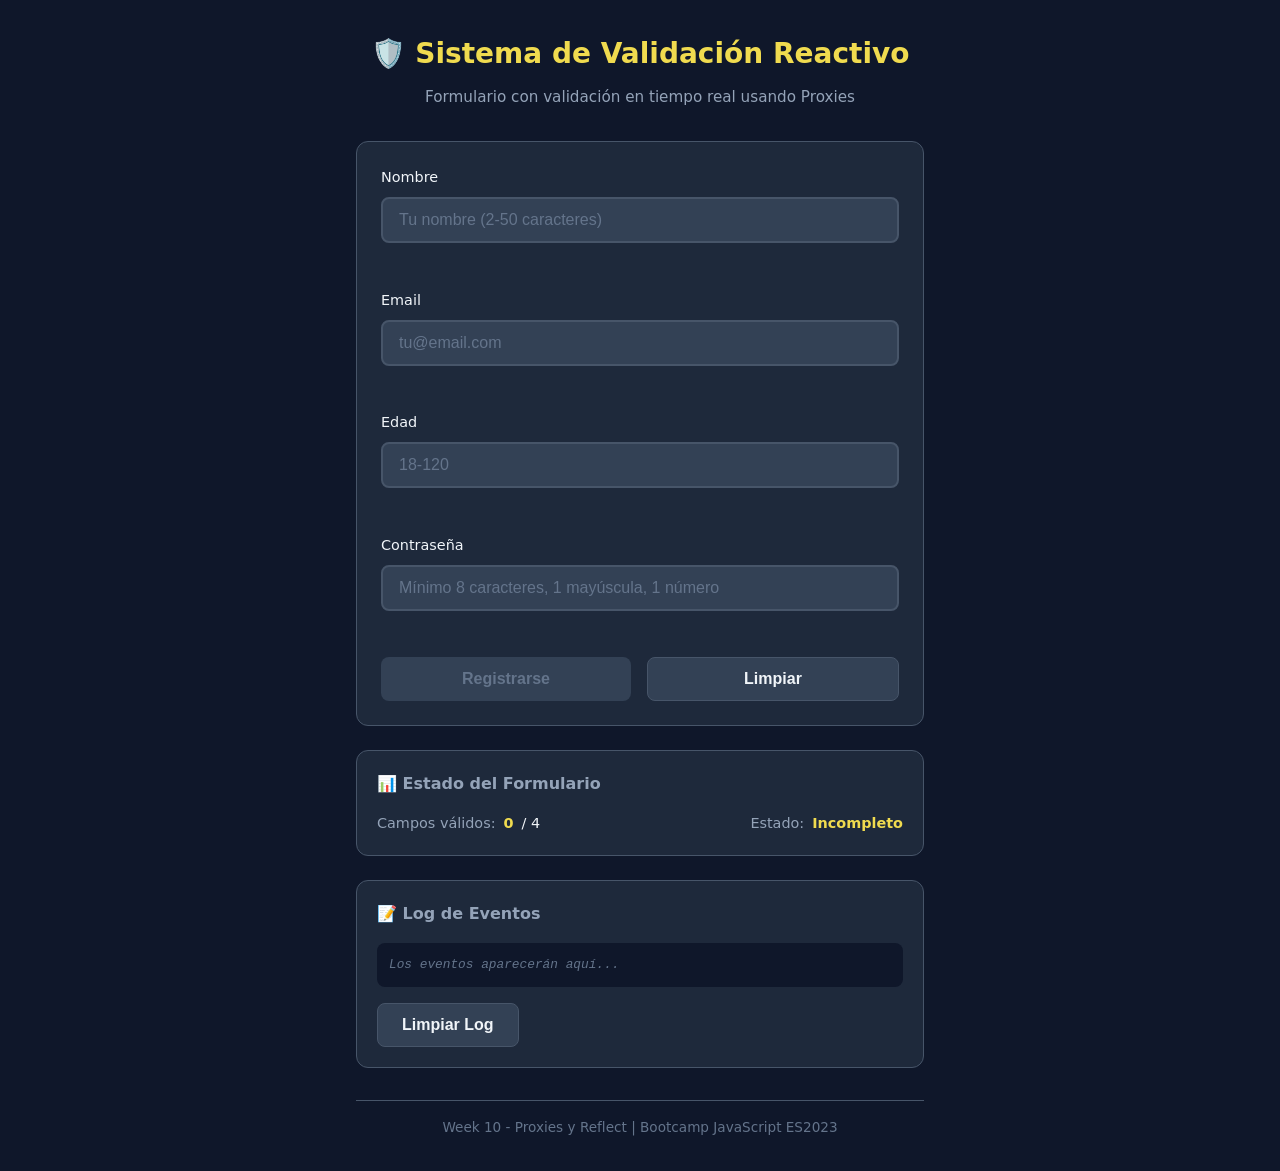
<file: week-10/3-proyecto/index.html>
<!DOCTYPE html>
<html lang="es">
  <head>
    <meta charset="UTF-8" />
    <meta
      name="viewport"
      content="width=device-width, initial-scale=1.0" />
    <title>Sistema de Validación Reactivo | Week 10</title>
    <link
      rel="stylesheet"
      href="styles.css" />
  </head>
  <body>
    <div class="container">
      <header>
        <h1>🛡️ Sistema de Validación Reactivo</h1>
        <p>Formulario con validación en tiempo real usando Proxies</p>
      </header>

      <main>
        <form
          id="registrationForm"
          novalidate>
          <div class="form-group">
            <label for="name">Nombre</label>
            <input
              type="text"
              id="name"
              name="name"
              placeholder="Tu nombre (2-50 caracteres)"
              autocomplete="name" />
            <span
              class="error-message"
              id="name-error"></span>
            <span class="success-icon">✓</span>
          </div>

          <div class="form-group">
            <label for="email">Email</label>
            <input
              type="email"
              id="email"
              name="email"
              placeholder="tu@email.com"
              autocomplete="email" />
            <span
              class="error-message"
              id="email-error"></span>
            <span class="success-icon">✓</span>
          </div>

          <div class="form-group">
            <label for="age">Edad</label>
            <input
              type="number"
              id="age"
              name="age"
              placeholder="18-120"
              min="18"
              max="120" />
            <span
              class="error-message"
              id="age-error"></span>
            <span class="success-icon">✓</span>
          </div>

          <div class="form-group">
            <label for="password">Contraseña</label>
            <input
              type="password"
              id="password"
              name="password"
              placeholder="Mínimo 8 caracteres, 1 mayúscula, 1 número"
              autocomplete="new-password" />
            <span
              class="error-message"
              id="password-error"></span>
            <span class="success-icon">✓</span>
          </div>

          <div class="form-actions">
            <button
              type="submit"
              id="submitBtn"
              disabled>
              Registrarse
            </button>
            <button
              type="reset"
              id="resetBtn">
              Limpiar
            </button>
          </div>
        </form>

        <section class="status-panel">
          <h2>📊 Estado del Formulario</h2>
          <div class="status-grid">
            <div class="status-item">
              <span class="status-label">Campos válidos:</span>
              <span
                class="status-value"
                id="validCount"
                >0</span
              >
              <span>/ 4</span>
            </div>
            <div class="status-item">
              <span class="status-label">Estado:</span>
              <span
                class="status-value"
                id="formStatus"
                >Incompleto</span
              >
            </div>
          </div>
        </section>

        <section
          class="result-panel"
          id="resultPanel"
          hidden>
          <h2>✅ Datos Registrados</h2>
          <div
            class="result-content"
            id="resultContent"></div>
        </section>

        <section class="log-panel">
          <h2>📝 Log de Eventos</h2>
          <div
            class="log-content"
            id="logContent">
            <p class="log-empty">Los eventos aparecerán aquí...</p>
          </div>
          <button
            id="clearLog"
            class="btn-secondary">
            Limpiar Log
          </button>
        </section>
      </main>

      <footer>
        <p>Week 10 - Proxies y Reflect | Bootcamp JavaScript ES2023</p>
      </footer>
    </div>

    <!-- Cambiar a solution/script.js para ver la solución -->
    <script src="starter/script.js"></script>
  </body>
</html>
</file>
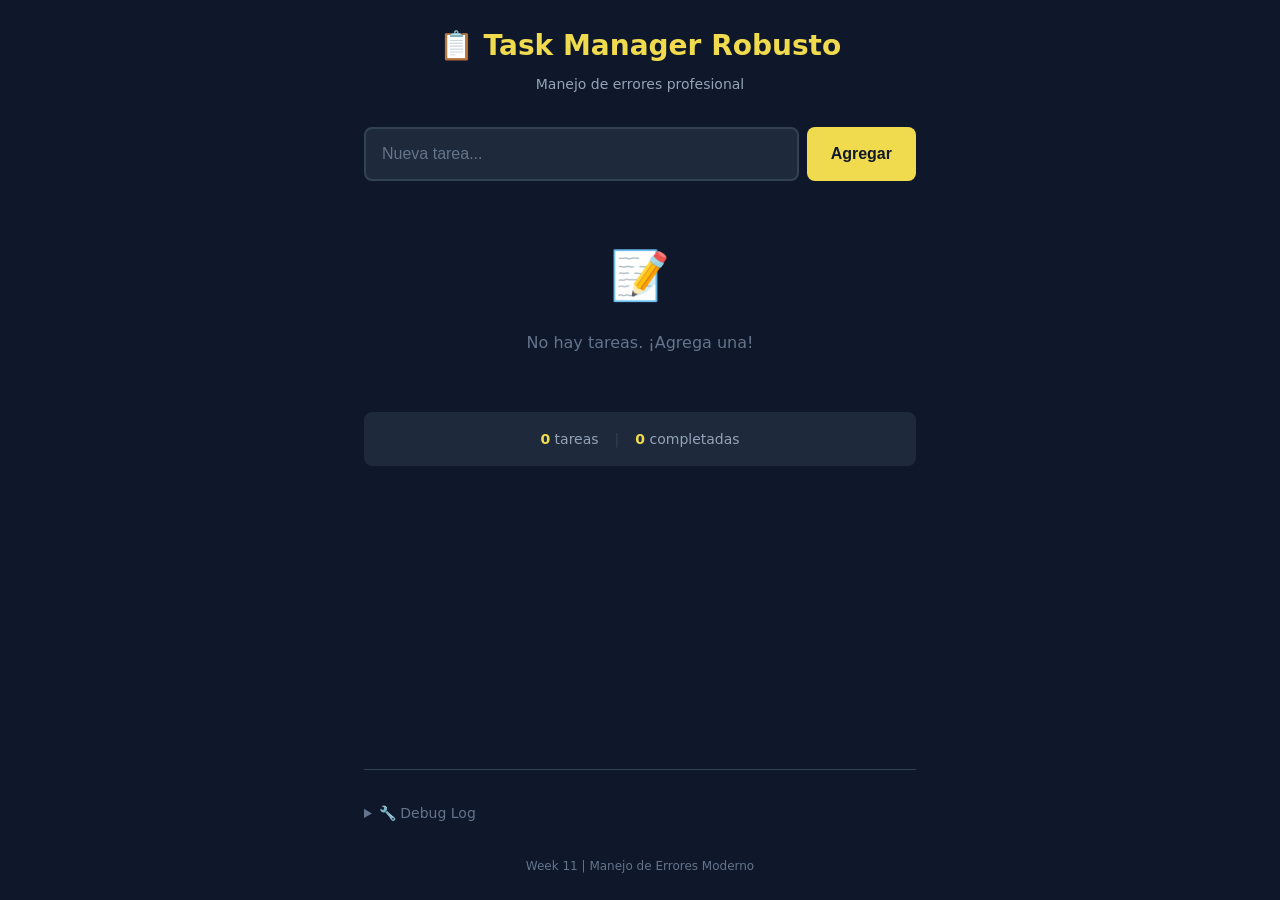
<file: week-11/3-proyecto/index.html>
<!DOCTYPE html>
<html lang="es">
  <head>
    <meta charset="UTF-8" />
    <meta
      name="viewport"
      content="width=device-width, initial-scale=1.0" />
    <title>Task Manager Robusto | Week 11</title>
    <link
      rel="stylesheet"
      href="styles.css" />
  </head>
  <body>
    <div class="app-container">
      <!-- Header -->
      <header class="app-header">
        <h1>📋 Task Manager Robusto</h1>
        <p class="subtitle">Manejo de errores profesional</p>
      </header>

      <!-- Main Content -->
      <main class="app-main">
        <!-- Add Task Form -->
        <section class="add-task-section">
          <form
            id="taskForm"
            class="task-form">
            <div class="input-group">
              <input
                type="text"
                id="taskInput"
                class="task-input"
                placeholder="Nueva tarea..."
                autocomplete="off" />
              <button
                type="submit"
                class="btn btn-primary"
                id="addBtn">
                Agregar
              </button>
            </div>
          </form>
        </section>

        <!-- Error Display -->
        <section
          id="errorSection"
          class="error-section hidden">
          <div class="error-box">
            <span class="error-icon">⚠️</span>
            <span
              id="errorMessage"
              class="error-message"></span>
            <button
              class="error-close"
              id="errorClose">
              ×
            </button>
          </div>
        </section>

        <!-- Loading Indicator -->
        <section
          id="loadingSection"
          class="loading-section hidden">
          <div class="loading-box">
            <span class="loading-spinner">🔄</span>
            <span id="loadingMessage">Procesando...</span>
          </div>
        </section>

        <!-- Task List -->
        <section class="tasks-section">
          <div
            id="taskList"
            class="task-list">
            <!-- Tasks will be rendered here -->
          </div>

          <!-- Empty State -->
          <div
            id="emptyState"
            class="empty-state">
            <span class="empty-icon">📝</span>
            <p>No hay tareas. ¡Agrega una!</p>
          </div>
        </section>

        <!-- Stats -->
        <section class="stats-section">
          <div class="stats-box">
            <span
              id="statsTotal"
              class="stat">
              <span class="stat-value">0</span> tareas
            </span>
            <span class="stat-divider">|</span>
            <span
              id="statsCompleted"
              class="stat">
              <span class="stat-value">0</span> completadas
            </span>
          </div>
        </section>
      </main>

      <!-- Debug Panel (for development) -->
      <aside class="debug-panel">
        <details>
          <summary>🔧 Debug Log</summary>
          <div
            id="debugLog"
            class="debug-log">
            <!-- Debug messages will appear here -->
          </div>
          <button
            id="clearDebug"
            class="btn btn-small">
            Limpiar
          </button>
        </details>
      </aside>

      <!-- Footer -->
      <footer class="app-footer">
        <p>Week 11 | Manejo de Errores Moderno</p>
      </footer>
    </div>

    <!-- Load Script -->
    <!-- Change to solution/script.js to see complete implementation -->
    <script
      src="starter/script.js"
      type="module"></script>
  </body>
</html>
</file>
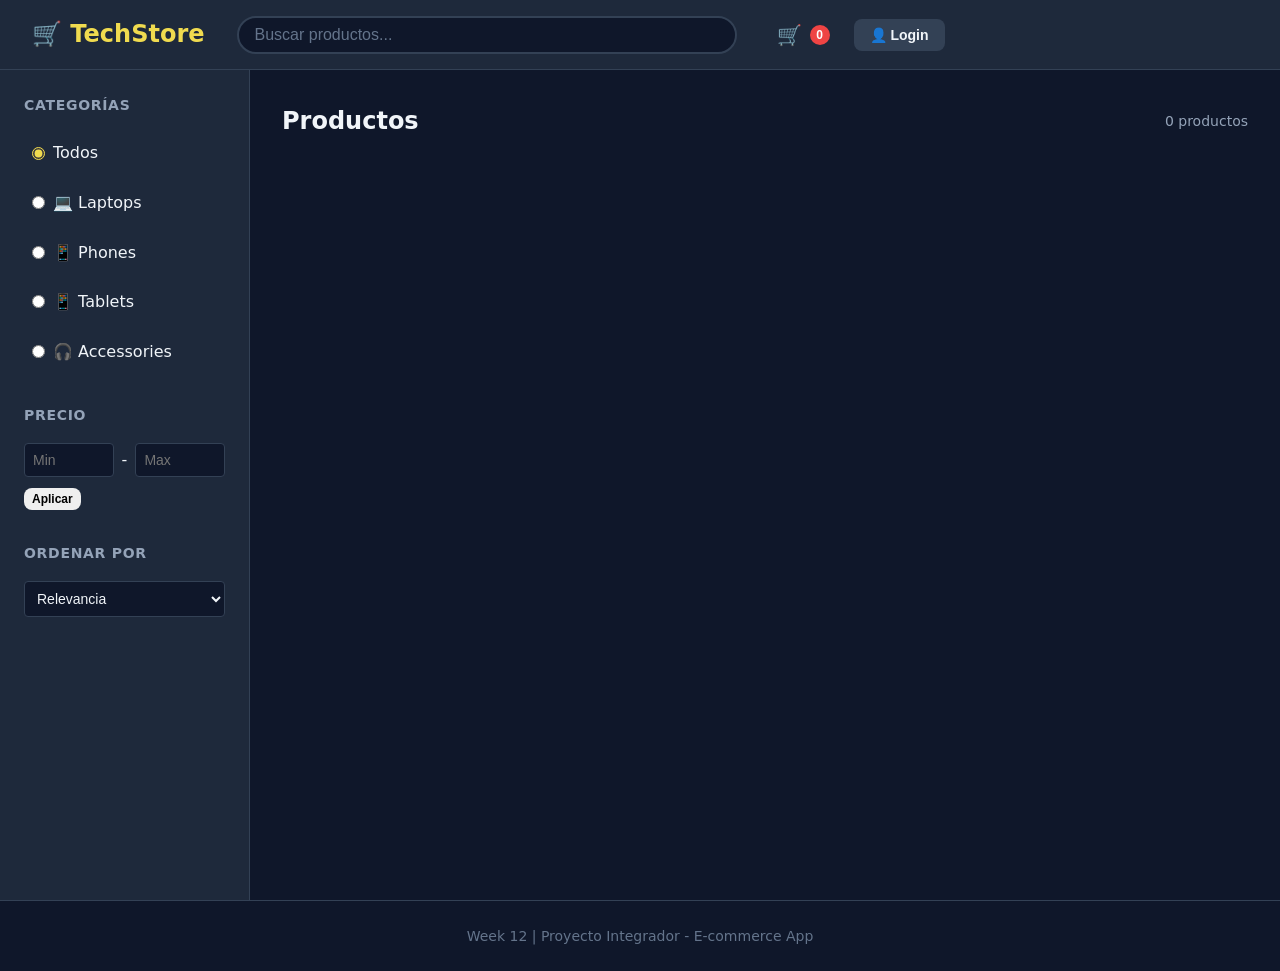
<file: week-12/3-proyecto/index.html>
<!DOCTYPE html>
<html lang="es">
  <head>
    <meta charset="UTF-8" />
    <meta
      name="viewport"
      content="width=device-width, initial-scale=1.0" />
    <title>TechStore | E-commerce App</title>
    <link
      rel="stylesheet"
      href="styles.css" />
  </head>
  <body>
    <div class="app-container">
      <!-- Header -->
      <header class="header">
        <div class="header-brand">
          <h1>🛒 TechStore</h1>
        </div>

        <div class="header-search">
          <input
            type="text"
            id="searchInput"
            class="search-input"
            placeholder="Buscar productos..." />
        </div>

        <div class="header-actions">
          <button
            class="btn btn-icon"
            id="cartToggle">
            🛒
            <span
              id="cartCount"
              class="badge"
              >0</span
            >
          </button>
          <div
            class="user-area"
            id="userArea">
            <button
              class="btn btn-secondary"
              id="loginBtn">
              👤 Login
            </button>
          </div>
        </div>
      </header>

      <!-- Main Content -->
      <main class="main-content">
        <!-- Sidebar: Filters -->
        <aside class="sidebar">
          <div class="filter-section">
            <h3>Categorías</h3>
            <div
              class="filter-options"
              id="categoryFilters">
              <label class="filter-option">
                <input
                  type="radio"
                  name="category"
                  value=""
                  checked />
                <span>Todos</span>
              </label>
              <label class="filter-option">
                <input
                  type="radio"
                  name="category"
                  value="laptops" />
                <span>💻 Laptops</span>
              </label>
              <label class="filter-option">
                <input
                  type="radio"
                  name="category"
                  value="phones" />
                <span>📱 Phones</span>
              </label>
              <label class="filter-option">
                <input
                  type="radio"
                  name="category"
                  value="tablets" />
                <span>📱 Tablets</span>
              </label>
              <label class="filter-option">
                <input
                  type="radio"
                  name="category"
                  value="accessories" />
                <span>🎧 Accessories</span>
              </label>
            </div>
          </div>

          <div class="filter-section">
            <h3>Precio</h3>
            <div class="price-range">
              <input
                type="number"
                id="minPrice"
                placeholder="Min"
                class="price-input" />
              <span>-</span>
              <input
                type="number"
                id="maxPrice"
                placeholder="Max"
                class="price-input" />
            </div>
            <button
              class="btn btn-small"
              id="applyPriceFilter">
              Aplicar
            </button>
          </div>

          <div class="filter-section">
            <h3>Ordenar por</h3>
            <select
              id="sortSelect"
              class="sort-select">
              <option value="default">Relevancia</option>
              <option value="price-asc">Precio: Menor a Mayor</option>
              <option value="price-desc">Precio: Mayor a Menor</option>
              <option value="name-asc">Nombre: A-Z</option>
              <option value="name-desc">Nombre: Z-A</option>
              <option value="rating">Mejor valorados</option>
            </select>
          </div>
        </aside>

        <!-- Products Grid -->
        <section class="products-section">
          <div class="products-header">
            <h2>Productos</h2>
            <span
              id="productCount"
              class="product-count"
              >0 productos</span
            >
          </div>

          <div
            id="productGrid"
            class="product-grid">
            <!-- Products will be rendered here -->
          </div>

          <!-- Empty State -->
          <div
            id="emptyProducts"
            class="empty-state hidden">
            <span class="empty-icon">🔍</span>
            <p>No se encontraron productos</p>
            <button
              class="btn btn-secondary"
              id="clearFilters">
              Limpiar filtros
            </button>
          </div>
        </section>
      </main>

      <!-- Cart Sidebar -->
      <aside
        class="cart-sidebar hidden"
        id="cartSidebar">
        <div class="cart-header">
          <h2>🛒 Tu Carrito</h2>
          <button
            class="btn btn-icon"
            id="closeCart">
            ✕
          </button>
        </div>

        <div
          class="cart-items"
          id="cartItems">
          <!-- Cart items will be rendered here -->
        </div>

        <!-- Cart Empty State -->
        <div
          id="cartEmpty"
          class="cart-empty">
          <span class="empty-icon">🛒</span>
          <p>Tu carrito está vacío</p>
          <button
            class="btn btn-secondary"
            id="startShopping">
            Empezar a comprar
          </button>
        </div>

        <div
          class="cart-footer"
          id="cartFooter">
          <div class="cart-totals">
            <div class="cart-total-row">
              <span>Subtotal:</span>
              <span id="cartSubtotal">$0</span>
            </div>
            <div class="cart-total-row">
              <span>Envío:</span>
              <span id="cartShipping">Gratis</span>
            </div>
            <div class="cart-total-row total">
              <span>Total:</span>
              <span id="cartTotal">$0</span>
            </div>
          </div>

          <div class="cart-actions">
            <button
              class="btn btn-secondary"
              id="clearCart">
              Vaciar
            </button>
            <button
              class="btn btn-primary"
              id="checkoutBtn">
              Checkout 💳
            </button>
          </div>
        </div>
      </aside>

      <!-- Cart Overlay -->
      <div
        class="overlay hidden"
        id="cartOverlay"></div>

      <!-- Login Modal -->
      <div
        class="modal hidden"
        id="loginModal">
        <div class="modal-content">
          <div class="modal-header">
            <h2 id="modalTitle">Iniciar Sesión</h2>
            <button
              class="btn btn-icon"
              id="closeModal">
              ✕
            </button>
          </div>

          <form
            id="authForm"
            class="auth-form">
            <div
              class="form-group"
              id="nameGroup"
              style="display: none">
              <label for="nameInput">Nombre</label>
              <input
                type="text"
                id="nameInput"
                class="form-input"
                placeholder="Tu nombre" />
            </div>

            <div class="form-group">
              <label for="emailInput">Email</label>
              <input
                type="email"
                id="emailInput"
                class="form-input"
                placeholder="email@ejemplo.com"
                required />
            </div>

            <div class="form-group">
              <label for="passwordInput">Contraseña</label>
              <input
                type="password"
                id="passwordInput"
                class="form-input"
                placeholder="••••••••"
                required />
            </div>

            <div
              id="formError"
              class="form-error hidden"></div>

            <button
              type="submit"
              class="btn btn-primary btn-block"
              id="submitAuth">
              Iniciar Sesión
            </button>
          </form>

          <div class="modal-footer">
            <p id="authSwitch">
              ¿No tienes cuenta?
              <a
                href="#"
                id="switchToRegister"
                >Regístrate</a
              >
            </p>
          </div>
        </div>
      </div>

      <!-- Modal Overlay -->
      <div
        class="modal-overlay hidden"
        id="modalOverlay"></div>

      <!-- Notifications -->
      <div
        class="notifications"
        id="notifications">
        <!-- Notifications will be rendered here -->
      </div>

      <!-- Footer -->
      <footer class="footer">
        <p>Week 12 | Proyecto Integrador - E-commerce App</p>
      </footer>
    </div>

    <!-- Load Script -->
    <!-- Change to solution/js/main.js to see complete implementation -->
    <script
      src="starter/js/main.js"
      type="module"></script>
  </body>
</html>
</file>
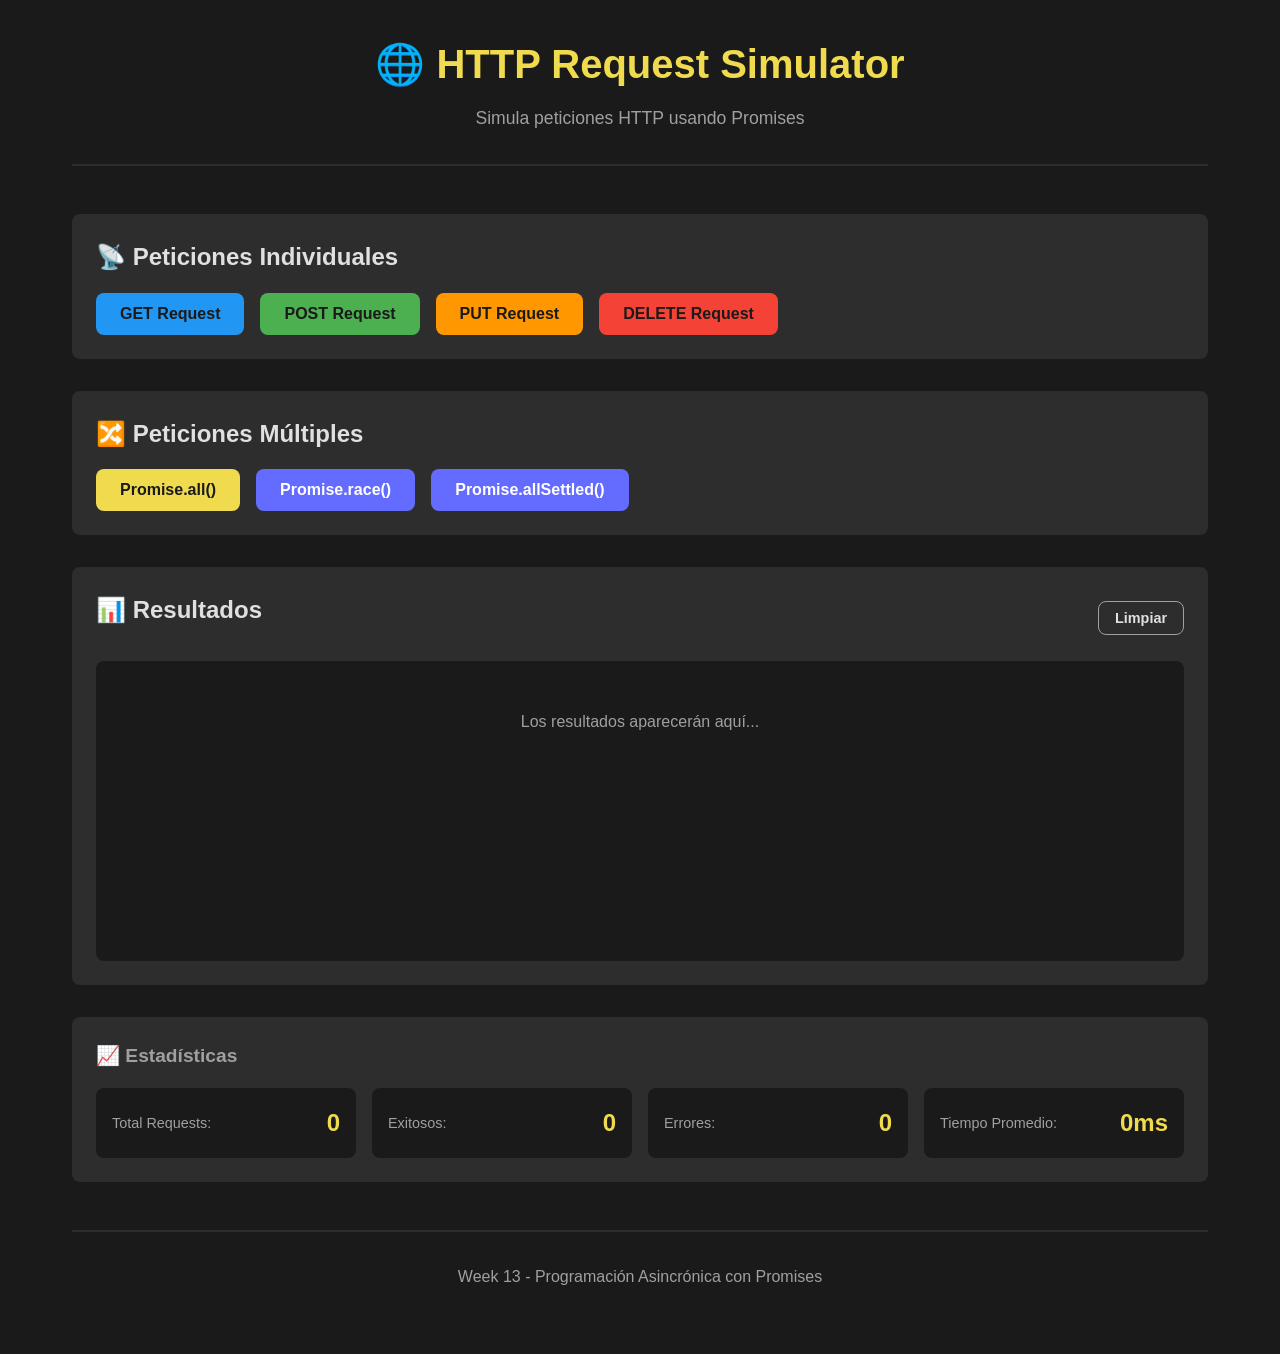
<file: week-13/3-proyecto/index.html>
<!doctype html>
<html lang="es">
  <head>
    <meta charset="UTF-8" />
    <meta
      name="viewport"
      content="width=device-width, initial-scale=1.0" />
    <title>HTTP Simulator - Week 13</title>
    <link
      rel="stylesheet"
      href="styles.css" />
  </head>
  <body>
    <div class="container">
      <header>
        <h1>🌐 HTTP Request Simulator</h1>
        <p>Simula peticiones HTTP usando Promises</p>
      </header>

      <main>
        <!-- Single Requests -->
        <section class="actions">
          <h2>📡 Peticiones Individuales</h2>
          <div class="button-group">
            <button
              id="btn-get"
              class="btn btn-get">
              GET Request
            </button>
            <button
              id="btn-post"
              class="btn btn-post">
              POST Request
            </button>
            <button
              id="btn-put"
              class="btn btn-put">
              PUT Request
            </button>
            <button
              id="btn-delete"
              class="btn btn-delete">
              DELETE Request
            </button>
          </div>
        </section>

        <!-- Multiple Requests -->
        <section class="actions">
          <h2>🔀 Peticiones Múltiples</h2>
          <div class="button-group">
            <button
              id="btn-all"
              class="btn btn-primary">
              Promise.all()
            </button>
            <button
              id="btn-race"
              class="btn btn-secondary">
              Promise.race()
            </button>
            <button
              id="btn-allSettled"
              class="btn btn-secondary">
              Promise.allSettled()
            </button>
          </div>
        </section>

        <!-- Results Area -->
        <section class="results">
          <div class="results-header">
            <h2>📊 Resultados</h2>
            <button
              id="btn-clear"
              class="btn btn-small">
              Limpiar
            </button>
          </div>
          <div
            id="results-container"
            class="results-container">
            <p class="placeholder">Los resultados aparecerán aquí...</p>
          </div>
        </section>

        <!-- Stats (Optional) -->
        <section class="stats">
          <h3>📈 Estadísticas</h3>
          <div class="stats-grid">
            <div class="stat-item">
              <span class="stat-label">Total Requests:</span>
              <span
                id="stat-total"
                class="stat-value"
                >0</span
              >
            </div>
            <div class="stat-item">
              <span class="stat-label">Exitosos:</span>
              <span
                id="stat-success"
                class="stat-value"
                >0</span
              >
            </div>
            <div class="stat-item">
              <span class="stat-label">Errores:</span>
              <span
                id="stat-errors"
                class="stat-value"
                >0</span
              >
            </div>
            <div class="stat-item">
              <span class="stat-label">Tiempo Promedio:</span>
              <span
                id="stat-avg"
                class="stat-value"
                >0ms</span
              >
            </div>
          </div>
        </section>
      </main>

      <footer>
        <p>Week 13 - Programación Asincrónica con Promises</p>
      </footer>
    </div>

    <!-- Scripts -->
    <script src="starter/js/http.js"></script>
    <script src="starter/js/ui.js"></script>
    <script src="starter/js/app.js"></script>
  </body>
</html>
</file>
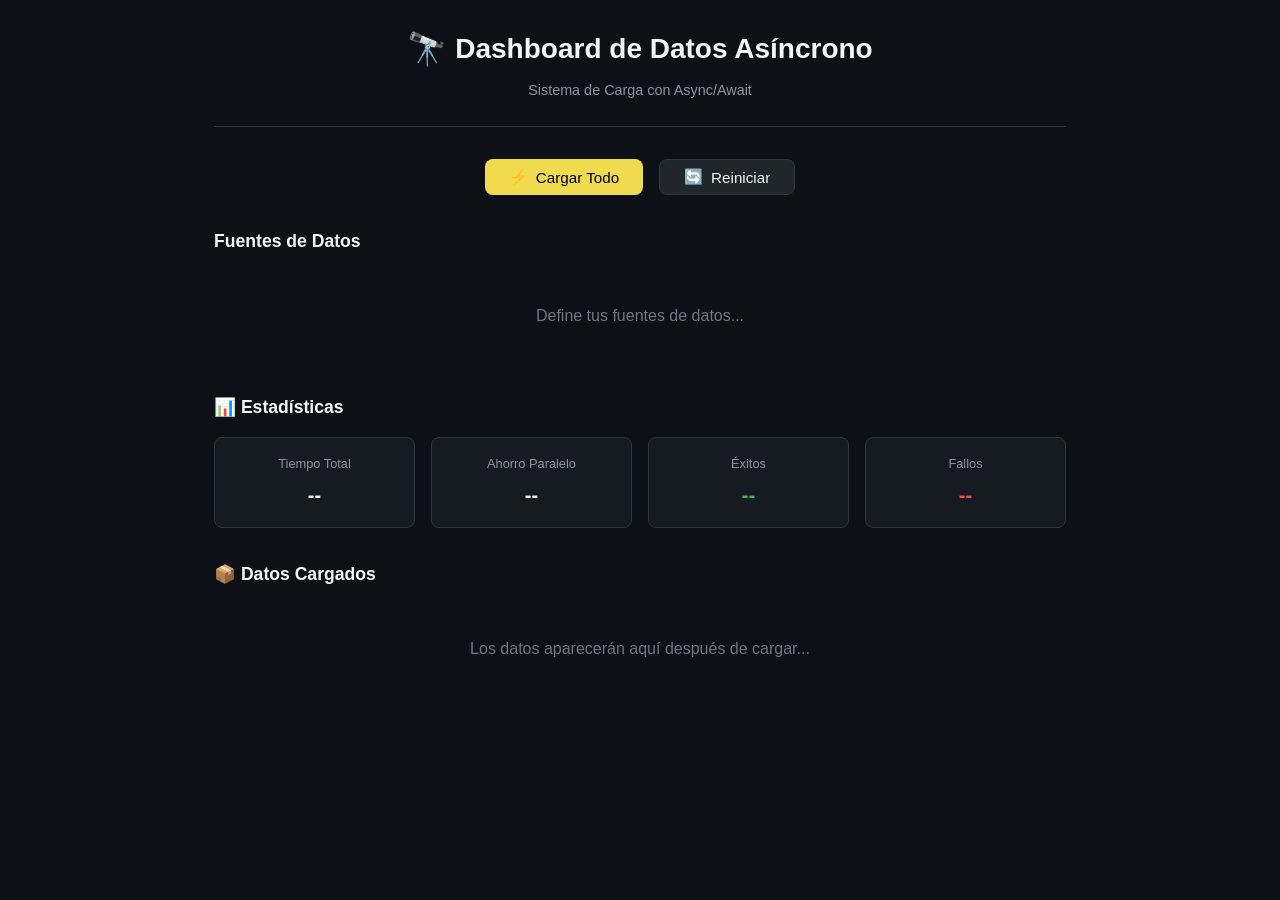
<file: week-14/3-proyecto/index.html>
<!DOCTYPE html>
<html lang="es">
<head>
  <meta charset="UTF-8">
  <meta name="viewport" content="width=device-width, initial-scale=1.0">
  <title>Dashboard de Datos Asíncrono</title>
  <link rel="stylesheet" href="styles.css">
</head>
<body>
  <div class="container">
    <!-- Header -->
    <header class="header">
      <h1 class="header__title">
        <span class="header__icon">🔭</span>
        Dashboard de Datos Asíncrono
      </h1>
      <p class="header__subtitle">Sistema de Carga con Async/Await</p>
    </header>

    <!-- Controles -->
    <section class="controls">
      <button id="btnLoadAll" class="btn btn--primary">
        <span class="btn__icon">⚡</span>
        Cargar Todo
      </button>
      <button id="btnReset" class="btn btn--secondary">
        <span class="btn__icon">🔄</span>
        Reiniciar
      </button>
    </section>

    <!-- Panel de Fuentes de Datos -->
    <section class="data-sources">
      <h2 class="section-title">Fuentes de Datos</h2>
      <div id="sourcesContainer" class="sources-grid">
        <!-- Las fuentes se generan dinámicamente -->
      </div>
    </section>

    <!-- Estadísticas -->
    <section class="statistics">
      <h2 class="section-title">📊 Estadísticas</h2>
      <div id="statsContainer" class="stats-grid">
        <div class="stat-card">
          <span class="stat-card__label">Tiempo Total</span>
          <span id="statTotalTime" class="stat-card__value">--</span>
        </div>
        <div class="stat-card">
          <span class="stat-card__label">Ahorro Paralelo</span>
          <span id="statSavings" class="stat-card__value">--</span>
        </div>
        <div class="stat-card">
          <span class="stat-card__label">Éxitos</span>
          <span id="statSuccess" class="stat-card__value stat-card__value--success">--</span>
        </div>
        <div class="stat-card">
          <span class="stat-card__label">Fallos</span>
          <span id="statFailed" class="stat-card__value stat-card__value--error">--</span>
        </div>
      </div>
    </section>

    <!-- Datos Cargados -->
    <section class="loaded-data">
      <h2 class="section-title">📦 Datos Cargados</h2>
      <div id="dataContainer" class="data-grid">
        <p class="placeholder">Los datos aparecerán aquí después de cargar...</p>
      </div>
    </section>
  </div>

  <script type="module" src="starter/script.js"></script>
</body>
</html>
</file>
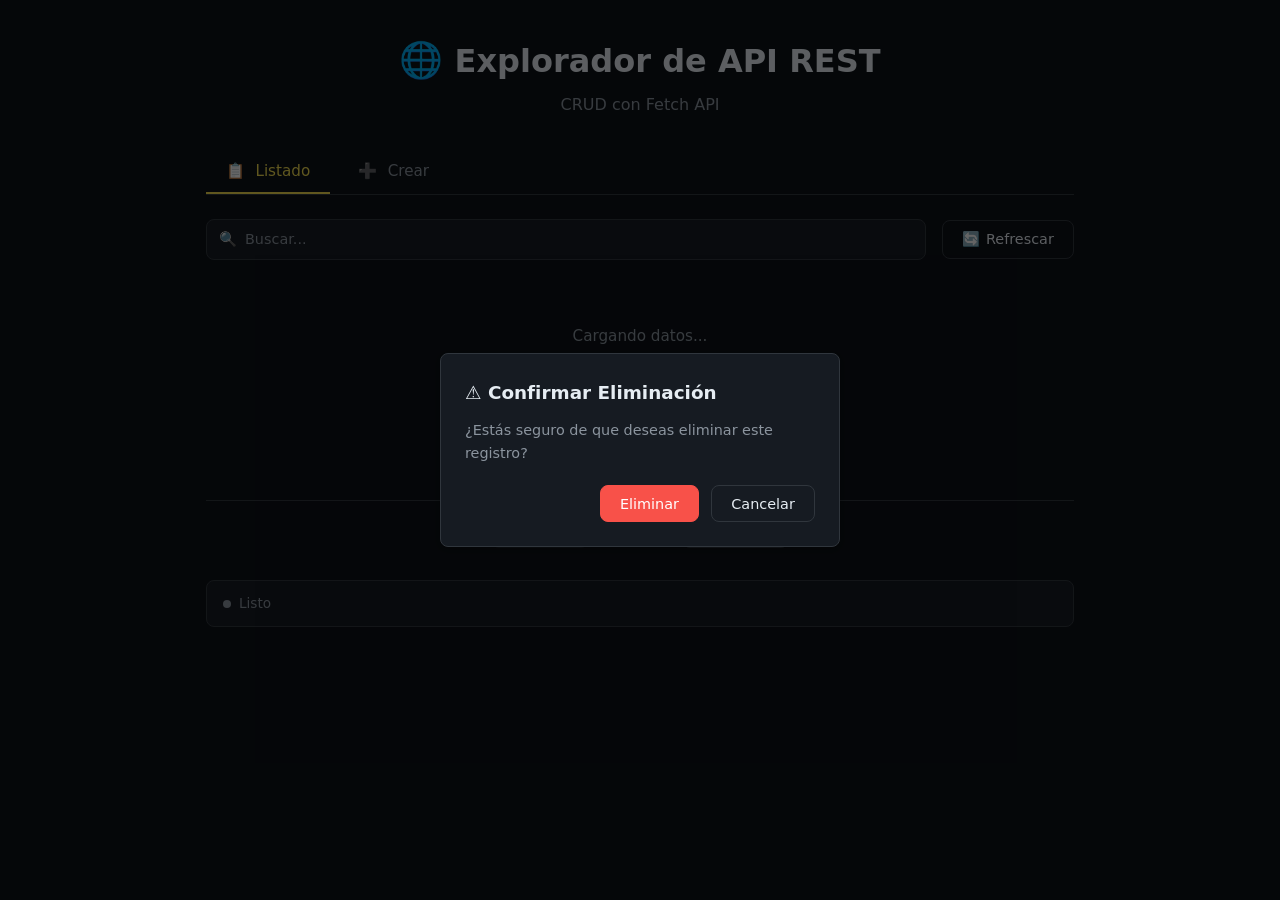
<file: week-15/3-proyecto/index.html>
<!DOCTYPE html>
<html lang="es">
<head>
  <meta charset="UTF-8">
  <meta name="viewport" content="width=device-width, initial-scale=1.0">
  <title>Explorador de API REST</title>
  <link rel="stylesheet" href="styles.css">
</head>
<body>
  <div class="container">
    <!-- Header -->
    <header class="header">
      <h1 class="header__title">
        <span class="header__icon">🌐</span>
        Explorador de API REST
      </h1>
      <p class="header__subtitle">CRUD con Fetch API</p>
    </header>

    <!-- Navegación de Secciones -->
    <nav class="tabs">
      <button class="tab tab--active" data-section="list">
        <span class="tab__icon">📋</span> Listado
      </button>
      <button class="tab" data-section="create">
        <span class="tab__icon">➕</span> Crear
      </button>
    </nav>

    <!-- Sección: Listado -->
    <section id="sectionList" class="section section--active">
      <div class="list-controls">
        <div class="search-box">
          <span class="search-box__icon">🔍</span>
          <input type="text" id="searchInput" class="search-box__input" placeholder="Buscar...">
        </div>
        <button id="btnRefresh" class="btn btn--secondary">
          <span class="btn__icon">🔄</span> Refrescar
        </button>
      </div>

      <!-- Contenedor de tarjetas -->
      <div id="cardsContainer" class="cards-grid">
        <p class="placeholder">Cargando datos...</p>
      </div>

      <!-- Paginación -->
      <div class="pagination">
        <button id="btnPrev" class="btn btn--small" disabled>◀ Anterior</button>
        <span id="pageInfo" class="pagination__info">Página 1</span>
        <button id="btnNext" class="btn btn--small">Siguiente ▶</button>
      </div>
    </section>

    <!-- Sección: Crear / Editar -->
    <section id="sectionCreate" class="section">
      <h2 class="section-title" id="formTitle">➕ Crear Registro</h2>
      <form id="itemForm" class="form">
        <input type="hidden" id="formId" value="">

        <div class="form-group">
          <label for="formName" class="form-group__label">Título</label>
          <input type="text" id="formName" class="form-group__input" placeholder="Ingresa el título" required>
        </div>

        <div class="form-group">
          <label for="formDescription" class="form-group__label">Descripción</label>
          <textarea id="formDescription" class="form-group__textarea" rows="4" placeholder="Ingresa la descripción" required></textarea>
        </div>

        <div class="form-actions">
          <button type="submit" id="btnSubmit" class="btn btn--primary">
            <span class="btn__icon">💾</span> Guardar
          </button>
          <button type="button" id="btnCancel" class="btn btn--secondary">
            Cancelar
          </button>
        </div>
      </form>
    </section>

    <!-- Barra de Estado -->
    <footer class="status-bar">
      <div id="statusMessage" class="status-bar__message">
        <span class="status-bar__dot status-bar__dot--idle"></span>
        Listo
      </div>
      <div id="responseTime" class="status-bar__time"></div>
    </footer>

    <!-- Modal de Confirmación -->
    <div id="confirmModal" class="modal" hidden>
      <div class="modal__backdrop"></div>
      <div class="modal__content">
        <h3 class="modal__title">⚠️ Confirmar Eliminación</h3>
        <p id="confirmMessage" class="modal__message">¿Estás seguro de que deseas eliminar este registro?</p>
        <div class="modal__actions">
          <button id="btnConfirmYes" class="btn btn--danger">Eliminar</button>
          <button id="btnConfirmNo" class="btn btn--secondary">Cancelar</button>
        </div>
      </div>
    </div>
  </div>

  <script type="module" src="starter/script.js"></script>
</body>
</html>
</file>
<file: week-01/3-proyecto/styles.css>
/* ============================================
   CSS Variables for Theming
   ============================================ */
:root {
  --bg-primary: #d6ffc2;
  --bg-secondary: #fffafa;
  --text-primary: #2d3748;
  --text-secondary: #4a5568;
  --accent: #abff61;
  --accent-hover: #3182ce;
  --border: #e2e8f0;
  --shadow: rgba(0, 0, 0, 0.1);
  --success: #48bb78;
  --transition: 0.3s ease;
}

[data-theme="dark"] {
  --bg-primary: #1a202c;
  --bg-secondary: #2d3748;
  --text-primary: #f7fafc;
  --text-secondary: #e2e8f0;
  --border: #4a5568;
  --shadow: rgba(0, 0, 0, 0.3);
}

/* ============================================
   Reset & Base Styles
   ============================================ */
* {
  margin: 0;
  padding: 0;
  box-sizing: border-box;
}

body {
  font-family: -apple-system, BlinkMacSystemFont, 'Segoe UI', Roboto, Oxygen, Ubuntu, Cantarell, sans-serif;
  background: var(--bg-primary);
  color: var(--text-primary);
  line-height: 1.6;
  transition: background var(--transition), color var(--transition);
}

/* ============================================
   Container & Layout
   ============================================ */
.container {
  max-width: 800px;
  margin: 0 auto;
  padding: 2rem 1rem;
  min-height: 100vh;
  display: flex;
  flex-direction: column;
  align-items: center;
}

/* ============================================
   Theme Toggle Button
   ============================================ */
.theme-toggle {
  position: fixed;
  top: 1rem;
  right: 1rem;
  background: var(--bg-secondary);
  border: 2px solid var(--border);
  border-radius: 50%;
  width: 50px;
  height: 50px;
  cursor: pointer;
  font-size: 1.5rem;
  display: flex;
  align-items: center;
  justify-content: center;
  box-shadow: 0 2px 8px var(--shadow);
  transition: all var(--transition);
  z-index: 1000;
}

.theme-toggle:hover {
  transform: scale(1.1);
  box-shadow: 0 4px 12px var(--shadow);
}

.theme-icon {
  transition: transform var(--transition);
}

.theme-toggle:hover .theme-icon {
  transform: rotate(20deg);
}

/* ============================================
   Business Card
   ============================================ */
.card {
  background: var(--bg-secondary);
  border-radius: 16px;
  box-shadow: 0 4px 20px var(--shadow);
  overflow: hidden;
  width: 100%;
  max-width: 600px;
  transition: all var(--transition);
}

.card:hover {
  box-shadow: 0 8px 30px var(--shadow);
}

/* ============================================
   Card Header
   ============================================ */
.card-header {
  background: linear-gradient(135deg, var(--accent) 0%, #667eea 100%);
  padding: 2rem;
  text-align: center;
  color: white;
}

.avatar {
  width: 120px;
  height: 120px;
  margin: 0 auto 1rem;
  border-radius: 50%;
  overflow: hidden;
  border: 4px solid rgba(255, 255, 255, 0.3);
  box-shadow: 0 4px 12px rgba(0, 0, 0, 0.2);
}

.avatar img {
  width: 100%;
  height: 100%;
  object-fit: cover;
}

.header-info h1 {
  font-size: 2rem;
  margin-bottom: 0.5rem;
  font-weight: 700;
}

.title {
  font-size: 1.1rem;
  opacity: 0.9;
  margin-bottom: 0.5rem;
}

.location {
  font-size: 0.95rem;
  opacity: 0.8;
}

/* ============================================
   Card Sections
   ============================================ */
.card-section {
  padding: 1.5rem 2rem;
  border-bottom: 1px solid var(--border);
}

.card-section:last-child {
  border-bottom: none;
}

.card-section h2 {
  font-size: 1.3rem;
  margin-bottom: 1rem;
  color: var(--text-primary);
}

.bio {
  color: var(--text-secondary);
  line-height: 1.7;
}

/* ============================================
   Contact Section
   ============================================ */
.contact-info {
  display: flex;
  flex-direction: column;
  gap: 1rem;
}

.contact-item {
  display: flex;
  align-items: center;
  gap: 0.75rem;
  color: var(--text-secondary);
}

.icon {
  font-size: 1.2rem;
}

/* ============================================
   Skills Section
   ============================================ */
.skills-list {
  display: grid;
  grid-template-columns: repeat(auto-fill, minmax(200px, 1fr));
  gap: 1rem;
  margin-bottom: 1rem;
}

.skill-item {
  background: var(--bg-primary);
  padding: 1rem;
  border-radius: 8px;
  border: 1px solid var(--border);
  transition: all var(--transition);
}

.skill-item:hover {
  transform: translateY(-2px);
  box-shadow: 0 4px 12px var(--shadow);
  border-color: var(--accent);
}

.skill-name {
  font-weight: 600;
  margin-bottom: 0.5rem;
  color: var(--text-primary);
}

.skill-level {
  display: flex;
  align-items: center;
  gap: 0.5rem;
  font-size: 0.9rem;
  color: var(--text-secondary);
}

.skill-bar {
  flex: 1;
  height: 6px;
  background: var(--border);
  border-radius: 3px;
  overflow: hidden;
}

.skill-bar-fill {
  height: 100%;
  background: linear-gradient(90deg, var(--accent), #667eea);
  transition: width 0.5s ease;
}

.skill-item.hidden {
  display: none;
}

/* ============================================
   Social Links
   ============================================ */
.social-links {
  display: flex;
  gap: 1rem;
  flex-wrap: wrap;
}

.social-link {
  display: inline-flex;
  align-items: center;
  gap: 0.5rem;
  padding: 0.75rem 1.25rem;
  background: var(--bg-primary);
  border: 1px solid var(--border);
  border-radius: 8px;
  text-decoration: none;
  color: var(--text-primary);
  transition: all var(--transition);
  font-weight: 500;
}

.social-link:hover {
  background: var(--accent);
  color: white;
  transform: translateY(-2px);
  box-shadow: 0 4px 12px var(--shadow);
}

/* ============================================
   Statistics
   ============================================ */
.stats-grid {
  display: grid;
  grid-template-columns: repeat(auto-fit, minmax(150px, 1fr));
  gap: 1rem;
}

.stat-item {
  background: var(--bg-primary);
  padding: 1.5rem;
  border-radius: 8px;
  text-align: center;
  border: 1px solid var(--border);
}

.stat-value {
  font-size: 2rem;
  font-weight: 700;
  color: var(--accent);
  display: block;
  margin-bottom: 0.5rem;
}

.stat-label {
  font-size: 0.9rem;
  color: var(--text-secondary);
}

/* ============================================
   Buttons
   ============================================ */
.btn {
  padding: 0.75rem 1.5rem;
  background: var(--accent);
  color: white;
  border: none;
  border-radius: 8px;
  cursor: pointer;
  font-size: 1rem;
  font-weight: 500;
  transition: all var(--transition);
  width: 100%;
}

.btn:hover {
  background: var(--accent-hover);
  transform: translateY(-2px);
  box-shadow: 0 4px 12px var(--shadow);
}

.btn-small {
  padding: 0.5rem 1rem;
  font-size: 0.85rem;
  width: auto;
}

.btn-secondary {
  background: var(--bg-primary);
  color: var(--text-primary);
  border: 1px solid var(--border);
}

.btn-secondary:hover {
  background: var(--border);
}

/* ============================================
   Toast Notification
   ============================================ */
.toast {
  position: fixed;
  bottom: 2rem;
  right: 2rem;
  background: var(--success);
  color: white;
  padding: 1rem 1.5rem;
  border-radius: 8px;
  box-shadow: 0 4px 12px rgba(0, 0, 0, 0.2);
  transform: translateY(200%);
  transition: transform var(--transition);
  z-index: 2000;
}

.toast.show {
  transform: translateY(0);
}

/* ============================================
   Footer
   ============================================ */
.footer {
  margin-top: 2rem;
  text-align: center;
  color: var(--text-secondary);
  font-size: 0.9rem;
}

.small {
  font-size: 0.8rem;
  margin-top: 0.5rem;
}

/* ============================================
   Responsive Design
   ============================================ */
@media (max-width: 640px) {
  .container {
    padding: 1rem;
  }

  .card-header {
    padding: 1.5rem;
  }

  .header-info h1 {
    font-size: 1.5rem;
  }

  .card-section {
    padding: 1rem 1.5rem;
  }

  .skills-list {
    grid-template-columns: 1fr;
  }

  .stats-grid {
    grid-template-columns: 1fr 1fr;
  }

  .theme-toggle {
    top: 0.5rem;
    right: 0.5rem;
  }
}
</file>
<file: week-02/3-proyecto/styles.css>
/* ===================================
   Variables CSS y Reset
   =================================== */

:root {
  --color-primary: #000000;
  --color-secondary: #e2deeb;
  --color-success: #10b981;
  --color-warning: #f59e0b;
  --color-danger: #ef4444;
  --color-dark: #1f2937;
  --color-gray: #6b7280;
  --color-light: #f3f4f6;
  --color-white: #ffffff;

  --priority-high: #ef4444;
  --priority-medium: #f59e0b;
  --priority-low: #10b981;

  --shadow-sm: 0 1px 2px 0 rgba(0, 0, 0, 0.05);
  --shadow-md: 0 4px 6px -1px rgba(0, 0, 0, 0.1);
  --shadow-lg: 0 10px 15px -3px rgba(0, 0, 0, 0.1);

  --radius-sm: 0.375rem;
  --radius-md: 0.5rem;
  --radius-lg: 0.75rem;
}

* {
  margin: 0;
  padding: 0;
  box-sizing: border-box;
}

body {
  font-family: -apple-system, BlinkMacSystemFont, 'Segoe UI', Roboto, 'Helvetica Neue', Arial, sans-serif;
  background: linear-gradient(135deg, #8eee87 0%, #ace467 100%);
  min-height: 100vh;
  padding: 2rem 1rem;
  color: var(--color-dark);
}

/* ===================================
   Container
   =================================== */

.container {
  max-width: 900px;
  margin: 0 auto;
}

/* ===================================
   Header
   =================================== */

.header {
  background: var(--color-white);
  padding: 2rem;
  border-radius: var(--radius-lg);
  box-shadow: var(--shadow-lg);
  margin-bottom: 2rem;
  text-align: center;
}

.header h1 {
  font-size: 2rem;
  margin-bottom: 1rem;
  color: var(--color-dark);
}

.stats-summary {
  display: flex;
  gap: 2rem;
  justify-content: center;
  flex-wrap: wrap;
}

.stat {
  color: var(--color-gray);
  font-size: 0.95rem;
}

.stat strong {
  color: var(--color-primary);
  font-size: 1.25rem;
  margin-left: 0.25rem;
}

/* ===================================
   Task Form
   =================================== */

.task-form-section {
  background: var(--color-white);
  padding: 2rem;
  border-radius: var(--radius-lg);
  box-shadow: var(--shadow-lg);
  margin-bottom: 2rem;
}

.task-form-section h2 {
  margin-bottom: 1.5rem;
  color: var(--color-dark);
  font-size: 1.5rem;
}

.task-form .form-group {
  margin-bottom: 1.25rem;
}

.task-form label {
  display: block;
  margin-bottom: 0.5rem;
  color: var(--color-dark);
  font-weight: 500;
  font-size: 0.9rem;
}

.task-form input[type="text"],
.task-form textarea,
.task-form select {
  width: 100%;
  padding: 0.75rem;
  border: 2px solid var(--color-light);
  border-radius: var(--radius-md);
  font-size: 1rem;
  font-family: inherit;
  transition: border-color 0.2s;
}

.task-form input:focus,
.task-form textarea:focus,
.task-form select:focus {
  outline: none;
  border-color: var(--color-primary);
}

.task-form textarea {
  resize: vertical;
}

.form-row {
  display: grid;
  grid-template-columns: repeat(auto-fit, minmax(200px, 1fr));
  gap: 1rem;
}

.form-actions {
  display: flex;
  gap: 1rem;
  margin-top: 1.5rem;
}

/* ===================================
   Buttons
   =================================== */

.btn {
  padding: 0.75rem 1.5rem;
  border: none;
  border-radius: var(--radius-md);
  font-size: 1rem;
  font-weight: 500;
  cursor: pointer;
  transition: all 0.2s;
  font-family: inherit;
}

.btn-primary {
  background: var(--color-primary);
  color: var(--color-white);
}

.btn-primary:hover {
  background: #eb2581;
  transform: translateY(-1px);
  box-shadow: var(--shadow-md);
}

.btn-secondary {
  background: var(--color-gray);
  color: var(--color-white);
}

.btn-secondary:hover {
  background: #4b5563;
}

.btn-outline {
  background: transparent;
  border: 2px solid var(--color-danger);
  color: var(--color-danger);
  padding: 0.5rem 1rem;
  font-size: 0.9rem;
}

.btn-outline:hover {
  background: var(--color-danger);
  color: var(--color-white);
}

.btn-sm {
  padding: 0.5rem 0.75rem;
  font-size: 0.875rem;
}

/* ===================================
   Filters
   =================================== */

.filters-section {
  background: var(--color-white);
  padding: 1.5rem;
  border-radius: var(--radius-lg);
  box-shadow: var(--shadow-lg);
  margin-bottom: 2rem;
}

.filters {
  display: grid;
  grid-template-columns: repeat(auto-fit, minmax(200px, 1fr));
  gap: 1rem;
}

.filter-group {
  display: flex;
  flex-direction: column;
  gap: 0.5rem;
}

.filter-group label {
  font-weight: 500;
  font-size: 0.9rem;
  color: var(--color-dark);
}

.filter-group select,
.filter-group input {
  padding: 0.5rem;
  border: 2px solid var(--color-light);
  border-radius: var(--radius-md);
  font-family: inherit;
}
#item-form input,
#item-form select {
    background-color: #f4c273;
    border: 2px solid #ef6c00;
    color: #4e342e;
}
.search-group input {
  width: 100%;
}

/* ===================================
   Tasks Section
   =================================== */

.tasks-section {
  background: var(--color-white);
  padding: 2rem;
  border-radius: var(--radius-lg);
  box-shadow: var(--shadow-lg);
  margin-bottom: 2rem;
}

.tasks-header {
  display: flex;
  justify-content: space-between;
  align-items: center;
  margin-bottom: 1.5rem;
}

.tasks-header h2 {
  font-size: 1.5rem;
  color: var(--color-dark);
}

.task-list {
  display: flex;
  flex-direction: column;
  gap: 1rem;
}

/* Task Item */
.task-item {
  background: var(--color-light);
  border-left: 4px solid var(--color-primary);
  border-radius: var(--radius-md);
  padding: 1.25rem;
  display: flex;
  gap: 1rem;
  align-items: flex-start;
  transition: all 0.2s;
}

.task-item:hover {
  transform: translateX(4px);
  box-shadow: var(--shadow-md);
}

.task-item.completed {
  opacity: 0.6;
}

.task-item.completed .task-content h3 {
  text-decoration: line-through;
}

.task-item.priority-high {
  border-left-color: var(--priority-high);
}

.task-item.priority-medium {
  border-left-color: var(--priority-medium);
}

.task-item.priority-low {
  border-left-color: var(--priority-low);
}

.task-checkbox {
  width: 20px;
  height: 20px;
  margin-top: 0.25rem;
  cursor: pointer;
  flex-shrink: 0;
}

.task-content {
  flex: 1;
}

.task-content h3 {
  font-size: 1.1rem;
  margin-bottom: 0.5rem;
  color: var(--color-dark);
}

.task-content p {
  color: var(--color-gray);
  font-size: 0.9rem;
  margin-bottom: 0.75rem;
  line-height: 1.5;
}

.task-meta {
  display: flex;
  gap: 0.75rem;
  flex-wrap: wrap;
  margin-bottom: 0.75rem;
}

.task-badge {
  display: inline-block;
  padding: 0.25rem 0.75rem;
  border-radius: var(--radius-sm);
  font-size: 0.75rem;
  font-weight: 500;
  text-transform: uppercase;
}

.badge-category {
  background: var(--color-primary);
  color: var(--color-white);
}

.badge-priority {
  color: var(--color-white);
}

.badge-priority.priority-high {
  background: var(--priority-high);
}

.badge-priority.priority-medium {
  background: var(--priority-medium);
}

.badge-priority.priority-low {
  background: var(--priority-low);
}

.task-date {
  font-size: 0.8rem;
  color: var(--color-gray);
}

.task-actions {
  display: flex;
  gap: 0.5rem;
  flex-shrink: 0;
}

.task-actions button {
  padding: 0.5rem;
  border: none;
  background: transparent;
  cursor: pointer;
  font-size: 1.25rem;
  border-radius: var(--radius-sm);
  transition: all 0.2s;
}

.task-actions button:hover {
  background: var(--color-white);
}

.btn-edit:hover {
  color: var(--color-primary);
}

.btn-delete:hover {
  color: var(--color-danger);
}

/* Empty State */
.empty-state {
  text-align: center;
  padding: 3rem;
  color: var(--color-gray);
  display: none;
}

.empty-state.show {
  display: block;
}

.empty-state p {
  font-size: 1.25rem;
  margin-bottom: 0.5rem;
}

.empty-state-hint {
  font-size: 0.9rem !important;
  color: var(--color-gray);
}

/* ===================================
   Detailed Stats
   =================================== */

.detailed-stats {
  background: var(--color-white);
  padding: 2rem;
  border-radius: var(--radius-lg);
  box-shadow: var(--shadow-lg);
}

.detailed-stats h3 {
  margin-bottom: 1.5rem;
  color: var(--color-dark);
  font-size: 1.25rem;
}

.stats-grid {
  display: grid;
  grid-template-columns: repeat(auto-fit, minmax(200px, 1fr));
  gap: 1rem;
}

.stat-card {
  background: var(--color-light);
  padding: 1.25rem;
  border-radius: var(--radius-md);
  text-align: center;
}

.stat-card h4 {
  font-size: 0.9rem;
  color: var(--color-gray);
  margin-bottom: 0.5rem;
  text-transform: uppercase;
  letter-spacing: 0.5px;
}

.stat-card p {
  font-size: 2rem;
  font-weight: bold;
  color: var(--color-primary);
}

/* ===================================
   Responsive
   =================================== */

@media (max-width: 768px) {
  body {
    padding: 1rem;
  }

  .header h1 {
    font-size: 1.5rem;
  }

  .stats-summary {
    gap: 1rem;
  }

  .filters {
    grid-template-columns: 1fr;
  }

  .tasks-header {
    flex-direction: column;
    align-items: flex-start;
    gap: 1rem;
  }

  .task-item {
    flex-direction: column;
  }

  .task-actions {
    width: 100%;
    justify-content: flex-end;
  }
}
</file>
<file: week-03/3-proyecto/styles.css>
/* ============================================
   BIBLIOTECA - ESTILOS
   ============================================ */

/* Variables CSS */
:root {
  --bg-primary: #0d1117;
  --bg-secondary: #161b22;
  --bg-tertiary: #21262d;
  --text-primary: #e6edf3;
  --text-secondary: #8b949e;
  --text-muted: #6e7681;
  --accent-yellow: #f0db4f;
  --accent-green: #3fb950;
  --accent-red: #f85149;
  --accent-blue: #58a6ff;
  --accent-orange: #d29922;
  --border-color: #30363d;
  --shadow: 0 4px 6px rgba(0, 0, 0, 0.3);
  --radius: 8px;
  --transition: all 0.2s ease;
}

/* Reset */
* {
  margin: 0;
  padding: 0;
  box-sizing: border-box;
}

body {
  font-family: -apple-system, BlinkMacSystemFont, 'Segoe UI', Roboto, Oxygen,
    Ubuntu, sans-serif;
  background-color: var(--bg-primary);
  color: var(--text-primary);
  line-height: 1.6;
  min-height: 100vh;
}

/* App Container */
.app-container {
  max-width: 1400px;
  margin: 0 auto;
  padding: 20px;
}

/* Header */
.header {
  text-align: center;
  padding: 30px 0;
  border-bottom: 1px solid var(--border-color);
  margin-bottom: 20px;
}

.header h1 {
  font-size: 2.5rem;
  color: var(--accent-yellow);
  margin-bottom: 8px;
}

.subtitle {
  color: var(--text-secondary);
  font-size: 1.1rem;
}

/* Navigation Tabs */
.tabs {
  display: flex;
  gap: 10px;
  margin-bottom: 20px;
  border-bottom: 1px solid var(--border-color);
  padding-bottom: 10px;
}

.tab-btn {
  padding: 12px 24px;
  background: var(--bg-secondary);
  border: 1px solid var(--border-color);
  border-radius: var(--radius);
  color: var(--text-secondary);
  font-size: 1rem;
  cursor: pointer;
  transition: var(--transition);
}

.tab-btn:hover {
  background: var(--bg-tertiary);
  color: var(--text-primary);
}

.tab-btn.active {
  background: var(--accent-yellow);
  color: var(--bg-primary);
  border-color: var(--accent-yellow);
  font-weight: 600;
}

/* Tab Content */
.tab-panel {
  display: none;
}

.tab-panel.active {
  display: block;
}

/* Panel Header */
.panel-header {
  display: flex;
  justify-content: space-between;
  align-items: center;
  flex-wrap: wrap;
  gap: 15px;
  margin-bottom: 20px;
  padding: 20px;
  background: var(--bg-secondary);
  border-radius: var(--radius);
  border: 1px solid var(--border-color);
}

.panel-header h2 {
  color: var(--text-primary);
  font-size: 1.5rem;
}

.actions {
  display: flex;
  gap: 10px;
  flex-wrap: wrap;
  align-items: center;
}

/* Inputs and Selects */
input[type='text'],
input[type='email'],
input[type='number'],
input[type='date'],
select,
textarea {
  padding: 10px 15px;
  background: var(--bg-tertiary);
  border: 1px solid var(--border-color);
  border-radius: var(--radius);
  color: var(--text-primary);
  font-size: 0.95rem;
  transition: var(--transition);
}

input:focus,
select:focus,
textarea:focus {
  outline: none;
  border-color: var(--accent-yellow);
  box-shadow: 0 0 0 2px rgba(240, 219, 79, 0.2);
}

input::placeholder {
  color: var(--text-muted);
}

/* Buttons */
.btn {
  padding: 10px 20px;
  border: none;
  border-radius: var(--radius);
  font-size: 0.95rem;
  font-weight: 500;
  cursor: pointer;
  transition: var(--transition);
  display: inline-flex;
  align-items: center;
  gap: 5px;
}

.btn-primary {
  background: var(--accent-yellow);
  color: var(--bg-primary);
}

.btn-primary:hover {
  background: #d4c144;
  transform: translateY(-1px);
}

.btn-secondary {
  background: var(--bg-tertiary);
  color: var(--text-primary);
  border: 1px solid var(--border-color);
}

.btn-secondary:hover {
  background: var(--border-color);
}

.btn-success {
  background: var(--accent-green);
  color: var(--bg-primary);
}

.btn-success:hover {
  background: #2ea043;
}

.btn-danger {
  background: var(--accent-red);
  color: white;
}

.btn-danger:hover {
  background: #da3633;
}

.btn-warning {
  background: var(--accent-orange);
  color: var(--bg-primary);
}

.btn-warning:hover {
  background: #bb8009;
}

.btn-small {
  padding: 6px 12px;
  font-size: 0.85rem;
}

/* Items Grid */
.items-grid {
  display: grid;
  grid-template-columns: repeat(auto-fill, minmax(300px, 1fr));
  gap: 20px;
}

/* Item Card */
.item-card {
  background: var(--bg-secondary);
  border: 1px solid var(--border-color);
  border-radius: var(--radius);
  padding: 20px;
  transition: var(--transition);
}

.item-card:hover {
  border-color: var(--accent-yellow);
  transform: translateY(-2px);
  box-shadow: var(--shadow);
}

.item-card-header {
  display: flex;
  justify-content: space-between;
  align-items: flex-start;
  margin-bottom: 12px;
}

.item-type {
  font-size: 0.75rem;
  padding: 4px 10px;
  border-radius: 20px;
  font-weight: 600;
  text-transform: uppercase;
}

.item-type.book {
  background: rgba(88, 166, 255, 0.2);
  color: var(--accent-blue);
}

.item-type.magazine {
  background: rgba(210, 153, 34, 0.2);
  color: var(--accent-orange);
}

.item-type.dvd {
  background: rgba(248, 81, 73, 0.2);
  color: var(--accent-red);
}

.item-type.audiobook {
  background: rgba(63, 185, 80, 0.2);
  color: var(--accent-green);
}

.availability-badge {
  font-size: 0.75rem;
  padding: 4px 10px;
  border-radius: 20px;
  font-weight: 600;
}

.availability-badge.available {
  background: rgba(63, 185, 80, 0.2);
  color: var(--accent-green);
}

.availability-badge.borrowed {
  background: rgba(248, 81, 73, 0.2);
  color: var(--accent-red);
}

.item-title {
  font-size: 1.2rem;
  font-weight: 600;
  margin-bottom: 8px;
  color: var(--text-primary);
}

.item-author {
  color: var(--text-secondary);
  margin-bottom: 12px;
}

.item-details {
  font-size: 0.9rem;
  color: var(--text-muted);
  margin-bottom: 15px;
}

.item-details p {
  margin-bottom: 4px;
}

.item-actions {
  display: flex;
  gap: 10px;
}

/* Members Grid */
.members-grid {
  display: grid;
  grid-template-columns: repeat(auto-fill, minmax(280px, 1fr));
  gap: 20px;
}

.member-card {
  background: var(--bg-secondary);
  border: 1px solid var(--border-color);
  border-radius: var(--radius);
  padding: 20px;
  transition: var(--transition);
}

.member-card:hover {
  border-color: var(--accent-blue);
}

.member-avatar {
  width: 60px;
  height: 60px;
  background: var(--accent-yellow);
  border-radius: 50%;
  display: flex;
  align-items: center;
  justify-content: center;
  font-size: 1.5rem;
  font-weight: bold;
  color: var(--bg-primary);
  margin-bottom: 15px;
}

.member-name {
  font-size: 1.1rem;
  font-weight: 600;
  margin-bottom: 5px;
}

.member-email {
  color: var(--text-secondary);
  font-size: 0.9rem;
  margin-bottom: 10px;
}

.member-stats {
  display: flex;
  gap: 15px;
  margin-bottom: 15px;
}

.member-stat {
  text-align: center;
}

.member-stat-value {
  font-size: 1.2rem;
  font-weight: 600;
  color: var(--accent-yellow);
}

.member-stat-label {
  font-size: 0.75rem;
  color: var(--text-muted);
  text-transform: uppercase;
}

.membership-badge {
  display: inline-block;
  padding: 4px 12px;
  border-radius: 20px;
  font-size: 0.75rem;
  font-weight: 600;
  text-transform: uppercase;
}

.membership-badge.standard {
  background: rgba(139, 148, 158, 0.2);
  color: var(--text-secondary);
}

.membership-badge.premium {
  background: rgba(240, 219, 79, 0.2);
  color: var(--accent-yellow);
}

.membership-badge.student {
  background: rgba(63, 185, 80, 0.2);
  color: var(--accent-green);
}

/* Loans Container */
.loans-container {
  display: grid;
  grid-template-columns: 1fr 1fr;
  gap: 20px;
}

@media (max-width: 900px) {
  .loans-container {
    grid-template-columns: 1fr;
  }
}

.loans-section {
  background: var(--bg-secondary);
  border: 1px solid var(--border-color);
  border-radius: var(--radius);
  padding: 20px;
}

.loans-section h3 {
  margin-bottom: 15px;
  color: var(--text-primary);
  padding-bottom: 10px;
  border-bottom: 1px solid var(--border-color);
}

.loans-list {
  display: flex;
  flex-direction: column;
  gap: 10px;
  max-height: 500px;
  overflow-y: auto;
}

.loan-card {
  background: var(--bg-tertiary);
  border: 1px solid var(--border-color);
  border-radius: var(--radius);
  padding: 15px;
}

.loan-card.overdue {
  border-color: var(--accent-red);
  background: rgba(248, 81, 73, 0.1);
}

.loan-header {
  display: flex;
  justify-content: space-between;
  align-items: center;
  margin-bottom: 10px;
}

.loan-item-title {
  font-weight: 600;
  color: var(--text-primary);
}

.loan-status {
  font-size: 0.75rem;
  padding: 3px 8px;
  border-radius: 10px;
}

.loan-status.active {
  background: rgba(88, 166, 255, 0.2);
  color: var(--accent-blue);
}

.loan-status.overdue {
  background: rgba(248, 81, 73, 0.2);
  color: var(--accent-red);
}

.loan-status.returned {
  background: rgba(63, 185, 80, 0.2);
  color: var(--accent-green);
}

.loan-info {
  font-size: 0.9rem;
  color: var(--text-secondary);
}

.loan-info p {
  margin-bottom: 4px;
}

.loan-actions {
  margin-top: 10px;
  display: flex;
  gap: 10px;
}

/* Stats Grid */
.stats-grid {
  display: grid;
  grid-template-columns: repeat(auto-fit, minmax(180px, 1fr));
  gap: 20px;
  margin-bottom: 30px;
}

.stat-card {
  background: var(--bg-secondary);
  border: 1px solid var(--border-color);
  border-radius: var(--radius);
  padding: 25px;
  text-align: center;
  transition: var(--transition);
}

.stat-card:hover {
  transform: translateY(-2px);
  border-color: var(--accent-yellow);
}

.stat-card.warning {
  border-color: var(--accent-red);
}

.stat-icon {
  font-size: 2rem;
  margin-bottom: 10px;
}

.stat-value {
  font-size: 2.5rem;
  font-weight: 700;
  color: var(--accent-yellow);
  margin-bottom: 5px;
}

.stat-card.warning .stat-value {
  color: var(--accent-red);
}

.stat-label {
  color: var(--text-secondary);
  font-size: 0.9rem;
  text-transform: uppercase;
  letter-spacing: 0.5px;
}

.stats-breakdown {
  background: var(--bg-secondary);
  border: 1px solid var(--border-color);
  border-radius: var(--radius);
  padding: 20px;
}

.stats-breakdown h3 {
  margin-bottom: 15px;
  color: var(--text-primary);
}

.breakdown-grid {
  display: grid;
  grid-template-columns: repeat(auto-fit, minmax(150px, 1fr));
  gap: 15px;
}

.breakdown-item {
  display: flex;
  justify-content: space-between;
  align-items: center;
  padding: 12px 15px;
  background: var(--bg-tertiary);
  border-radius: var(--radius);
}

.breakdown-type {
  color: var(--text-secondary);
}

.breakdown-count {
  font-weight: 600;
  color: var(--accent-yellow);
}

/* Modals */
.modal {
  display: none;
  position: fixed;
  top: 0;
  left: 0;
  width: 100%;
  height: 100%;
  background: rgba(0, 0, 0, 0.7);
  z-index: 1000;
  align-items: center;
  justify-content: center;
}

.modal.active {
  display: flex;
}

.modal-content {
  background: var(--bg-secondary);
  border: 1px solid var(--border-color);
  border-radius: var(--radius);
  width: 90%;
  max-width: 500px;
  max-height: 90vh;
  overflow-y: auto;
}

.modal-header {
  display: flex;
  justify-content: space-between;
  align-items: center;
  padding: 20px;
  border-bottom: 1px solid var(--border-color);
}

.modal-header h3 {
  color: var(--text-primary);
}

.close-btn {
  background: none;
  border: none;
  color: var(--text-secondary);
  font-size: 1.5rem;
  cursor: pointer;
  transition: var(--transition);
}

.close-btn:hover {
  color: var(--accent-red);
}

/* Forms */
form {
  padding: 20px;
}

.form-group {
  margin-bottom: 20px;
}

.form-group label {
  display: block;
  margin-bottom: 8px;
  color: var(--text-secondary);
  font-weight: 500;
}

.form-group input,
.form-group select,
.form-group textarea {
  width: 100%;
}

.form-actions {
  display: flex;
  justify-content: flex-end;
  gap: 10px;
  margin-top: 25px;
  padding-top: 20px;
  border-top: 1px solid var(--border-color);
}

/* Empty State */
.empty-state {
  text-align: center;
  padding: 60px 20px;
  color: var(--text-muted);
}

.empty-state-icon {
  font-size: 4rem;
  margin-bottom: 15px;
}

.empty-state-text {
  font-size: 1.1rem;
}

/* Scrollbar */
::-webkit-scrollbar {
  width: 8px;
  height: 8px;
}

::-webkit-scrollbar-track {
  background: var(--bg-primary);
}

::-webkit-scrollbar-thumb {
  background: var(--border-color);
  border-radius: 4px;
}

::-webkit-scrollbar-thumb:hover {
  background: var(--text-muted);
}

/* Responsive */
@media (max-width: 768px) {
  .header h1 {
    font-size: 1.8rem;
  }

  .tabs {
    flex-wrap: wrap;
  }

  .tab-btn {
    flex: 1;
    min-width: 120px;
    text-align: center;
  }

  .panel-header {
    flex-direction: column;
    align-items: stretch;
  }

  .actions {
    flex-direction: column;
  }

  .items-grid {
    grid-template-columns: 1fr;
  }
}

/* Animations */
@keyframes fadeIn {
  from {
    opacity: 0;
    transform: translateY(-10px);
  }
  to {
    opacity: 1;
    transform: translateY(0);
  }
}

.item-card,
.member-card,
.loan-card {
  animation: fadeIn 0.3s ease;
}

/* Toast Notifications */
.toast-container {
  position: fixed;
  bottom: 20px;
  right: 20px;
  z-index: 2000;
  display: flex;
  flex-direction: column;
  gap: 10px;
}

.toast {
  padding: 15px 20px;
  border-radius: var(--radius);
  color: white;
  font-weight: 500;
  animation: slideIn 0.3s ease;
  display: flex;
  align-items: center;
  gap: 10px;
}

.toast.success {
  background: var(--accent-green);
}

.toast.error {
  background: var(--accent-red);
}

.toast.warning {
  background: var(--accent-orange);
}

.toast.info {
  background: var(--accent-blue);
}

@keyframes slideIn {
  from {
    transform: translateX(100%);
    opacity: 0;
  }
  to {
    transform: translateX(0);
    opacity: 1;
  }
}
</file>
<file: week-04/3-proyecto/styles.css>
/* ============================================
   Inventario Modular - Styles
   Week 04: Destructuring & Módulos ES6
   ============================================ */

/* Reset & Variables */
* {
  box-sizing: border-box;
  margin: 0;
  padding: 0;
}

:root {
  --bg-primary: #1a202c;
  --bg-secondary: #2d3748;
  --bg-tertiary: #374151;
  --text-primary: #e2e8f0;
  --text-secondary: #a0aec0;
  --accent-yellow: #f0db4f;
  --accent-green: #48bb78;
  --accent-blue: #4299e1;
  --accent-red: #ef4444;
  --accent-orange: #ed8936;
  --border-radius: 8px;
  --shadow: 0 4px 6px rgba(0, 0, 0, 0.3);
}

body {
  font-family: system-ui, -apple-system, BlinkMacSystemFont, 'Segoe UI',
    sans-serif;
  background: var(--bg-primary);
  color: var(--text-primary);
  line-height: 1.6;
  min-height: 100vh;
}

/* Layout */
.app {
  max-width: 1200px;
  margin: 0 auto;
  padding: 1rem;
}

.header {
  text-align: center;
  padding: 2rem 0;
  border-bottom: 2px solid var(--accent-yellow);
  margin-bottom: 2rem;
}

.header h1 {
  color: var(--accent-yellow);
  font-size: 2rem;
  margin-bottom: 0.5rem;
}

.header p {
  color: var(--text-secondary);
}

.main {
  display: flex;
  flex-direction: column;
  gap: 1.5rem;
}

.footer {
  text-align: center;
  padding: 2rem 0;
  margin-top: 2rem;
  border-top: 1px solid var(--bg-tertiary);
  color: var(--text-secondary);
  font-size: 0.875rem;
}

/* Cards */
.card {
  background: var(--bg-secondary);
  border-radius: var(--border-radius);
  padding: 1.5rem;
  box-shadow: var(--shadow);
}

.card h2 {
  color: var(--accent-yellow);
  font-size: 1.25rem;
  margin-bottom: 1rem;
}

.card-header {
  display: flex;
  justify-content: space-between;
  align-items: center;
  margin-bottom: 1rem;
}

.card-header h2 {
  margin-bottom: 0;
}

/* Forms */
.form-row {
  display: grid;
  grid-template-columns: repeat(auto-fit, minmax(200px, 1fr));
  gap: 1rem;
}

.form-group {
  display: flex;
  flex-direction: column;
  gap: 0.5rem;
  margin-bottom: 1rem;
}

.form-group label {
  font-size: 0.875rem;
  color: var(--text-secondary);
  font-weight: 500;
}

input,
select {
  background: var(--bg-tertiary);
  border: 1px solid transparent;
  border-radius: 4px;
  padding: 0.75rem;
  color: var(--text-primary);
  font-size: 1rem;
  transition: border-color 0.2s;
}

input:focus,
select:focus {
  outline: none;
  border-color: var(--accent-yellow);
}

input::placeholder {
  color: var(--text-secondary);
}

.form-actions {
  display: flex;
  gap: 0.5rem;
  margin-top: 1rem;
}

/* Buttons */
.btn {
  padding: 0.75rem 1.5rem;
  border: none;
  border-radius: 4px;
  font-size: 0.875rem;
  font-weight: 600;
  cursor: pointer;
  transition: all 0.2s;
}

.btn-primary {
  background: var(--accent-yellow);
  color: var(--bg-primary);
}

.btn-primary:hover {
  background: #d4c03f;
}

.btn-secondary {
  background: var(--bg-tertiary);
  color: var(--text-primary);
}

.btn-secondary:hover {
  background: #4a5568;
}

.btn-danger {
  background: var(--accent-red);
  color: white;
}

.btn-danger:hover {
  background: #dc2626;
}

.btn-small {
  padding: 0.5rem 0.75rem;
  font-size: 0.75rem;
}

/* Filters */
.filters {
  display: grid;
  grid-template-columns: 2fr 1fr 1fr;
  gap: 1rem;
}

@media (max-width: 768px) {
  .filters {
    grid-template-columns: 1fr;
  }
}

/* Table */
.table-container {
  overflow-x: auto;
}

table {
  width: 100%;
  border-collapse: collapse;
}

th,
td {
  padding: 0.75rem;
  text-align: left;
  border-bottom: 1px solid var(--bg-tertiary);
}

th {
  background: var(--bg-tertiary);
  color: var(--accent-yellow);
  font-weight: 600;
  font-size: 0.875rem;
  text-transform: uppercase;
}

tr:hover {
  background: rgba(240, 219, 79, 0.05);
}

.empty-state {
  text-align: center;
  color: var(--text-secondary);
  padding: 2rem;
}

/* Stock indicators */
.stock-low {
  color: var(--accent-orange);
}

.stock-out {
  color: var(--accent-red);
}

.stock-ok {
  color: var(--accent-green);
}

/* Badge */
.badge {
  background: var(--accent-yellow);
  color: var(--bg-primary);
  padding: 0.25rem 0.75rem;
  border-radius: 999px;
  font-size: 0.75rem;
  font-weight: 600;
}

/* Reports Grid */
.reports-grid {
  display: grid;
  grid-template-columns: repeat(auto-fit, minmax(200px, 1fr));
  gap: 1rem;
}

.report-card {
  background: var(--bg-tertiary);
  padding: 1rem;
  border-radius: var(--border-radius);
  text-align: center;
}

.report-card h4 {
  color: var(--text-secondary);
  font-size: 0.875rem;
  margin-bottom: 0.5rem;
}

.report-card .value {
  font-size: 1.5rem;
  font-weight: bold;
  color: var(--accent-yellow);
}

.report-card.success .value {
  color: var(--accent-green);
}
.report-card.warning .value {
  color: var(--accent-orange);
}
.report-card.danger .value {
  color: var(--accent-red);
}
.report-card.info .value {
  color: var(--accent-blue);
}

.placeholder {
  grid-column: 1 / -1;
  text-align: center;
  color: var(--text-secondary);
  padding: 1rem;
}

/* Modal */
.modal {
  position: fixed;
  top: 0;
  left: 0;
  width: 100%;
  height: 100%;
  background: rgba(0, 0, 0, 0.7);
  display: flex;
  align-items: center;
  justify-content: center;
  z-index: 1000;
}

.modal.hidden {
  display: none;
}

.modal-content {
  background: var(--bg-secondary);
  border-radius: var(--border-radius);
  padding: 1.5rem;
  width: 90%;
  max-width: 500px;
  box-shadow: var(--shadow);
}

.modal-header {
  display: flex;
  justify-content: space-between;
  align-items: center;
  margin-bottom: 1rem;
}

.modal-header h3 {
  color: var(--accent-yellow);
}

.modal-close {
  background: none;
  border: none;
  color: var(--text-secondary);
  font-size: 1.5rem;
  cursor: pointer;
}

.modal-close:hover {
  color: var(--text-primary);
}

/* Animations */
@keyframes fadeIn {
  from {
    opacity: 0;
    transform: translateY(-10px);
  }
  to {
    opacity: 1;
    transform: translateY(0);
  }
}

.fade-in {
  animation: fadeIn 0.3s ease-out;
}

/* Loading State */
.loading {
  position: relative;
  pointer-events: none;
}

.loading::after {
  content: '';
  position: absolute;
  top: 50%;
  left: 50%;
  width: 20px;
  height: 20px;
  border: 2px solid var(--accent-yellow);
  border-top-color: transparent;
  border-radius: 50%;
  animation: spin 0.8s linear infinite;
}

@keyframes spin {
  to {
    transform: rotate(360deg);
  }
}
</file>
<file: week-05/3-proyecto/styles.css>
/* ============================================
   Dashboard de Análisis de Datos - Estilos
   ============================================ */

* {
  margin: 0;
  padding: 0;
  box-sizing: border-box;
}

:root {
  --bg-dark: #1a1a2e;
  --bg-card: #16213e;
  --accent: #f0db4f;
  --accent-dim: #c4b23f;
  --text-primary: #eee;
  --text-secondary: #aaa;
  --success: #4ade80;
  --warning: #fbbf24;
  --danger: #f87171;
  --border: #2d3748;
}

body {
  font-family: 'Segoe UI', system-ui, -apple-system, sans-serif;
  background-color: var(--bg-dark);
  color: var(--text-primary);
  min-height: 100vh;
  line-height: 1.6;
}

/* Header */
.header {
  background: linear-gradient(135deg, var(--bg-card), #1a1a2e);
  padding: 2rem;
  text-align: center;
  border-bottom: 2px solid var(--accent);
}

.header h1 {
  color: var(--accent);
  font-size: 2rem;
  margin-bottom: 0.5rem;
}

.header p {
  color: var(--text-secondary);
}

/* Dashboard Grid */
.dashboard {
  display: grid;
  grid-template-columns: repeat(auto-fit, minmax(300px, 1fr));
  gap: 1.5rem;
  padding: 2rem;
  max-width: 1400px;
  margin: 0 auto;
}

/* Cards */
.card {
  background: var(--bg-card);
  border-radius: 12px;
  padding: 1.5rem;
  border: 1px solid var(--border);
  transition: transform 0.2s, box-shadow 0.2s;
}

.card:hover {
  transform: translateY(-2px);
  box-shadow: 0 8px 25px rgba(0, 0, 0, 0.3);
}

.card h2 {
  color: var(--accent);
  font-size: 1.1rem;
  margin-bottom: 1rem;
  padding-bottom: 0.5rem;
  border-bottom: 1px solid var(--border);
}

.card.full-width {
  grid-column: 1 / -1;
}

/* Stats Grid */
.stats-card {
  grid-column: 1 / -1;
}

.stats-grid {
  display: grid;
  grid-template-columns: repeat(auto-fit, minmax(150px, 1fr));
  gap: 1rem;
}

.stat-item {
  background: rgba(240, 219, 79, 0.1);
  border-radius: 8px;
  padding: 1rem;
  text-align: center;
  border: 1px solid var(--border);
}

.stat-value {
  display: block;
  font-size: 1.8rem;
  font-weight: bold;
  color: var(--accent);
}

.stat-label {
  display: block;
  font-size: 0.85rem;
  color: var(--text-secondary);
  margin-top: 0.25rem;
}

/* List Container */
.list-container {
  max-height: 300px;
  overflow-y: auto;
}

.list-item {
  display: flex;
  justify-content: space-between;
  align-items: center;
  padding: 0.75rem;
  border-bottom: 1px solid var(--border);
  transition: background 0.2s;
}

.list-item:last-child {
  border-bottom: none;
}

.list-item:hover {
  background: rgba(240, 219, 79, 0.05);
}

.list-item .rank {
  background: var(--accent);
  color: var(--bg-dark);
  width: 24px;
  height: 24px;
  border-radius: 50%;
  display: flex;
  align-items: center;
  justify-content: center;
  font-size: 0.75rem;
  font-weight: bold;
  margin-right: 0.75rem;
}

.list-item .name {
  flex: 1;
  color: var(--text-primary);
}

.list-item .value {
  color: var(--accent);
  font-weight: bold;
}

/* Progress Bar */
.progress-bar {
  width: 100%;
  height: 8px;
  background: var(--border);
  border-radius: 4px;
  margin-top: 0.5rem;
  overflow: hidden;
}

.progress-bar .fill {
  height: 100%;
  background: var(--accent);
  border-radius: 4px;
  transition: width 0.3s ease;
}

/* Trend Container */
.trend-container {
  display: flex;
  gap: 0.5rem;
  align-items: flex-end;
  height: 150px;
  padding: 1rem 0;
}

.trend-bar {
  flex: 1;
  background: var(--accent);
  border-radius: 4px 4px 0 0;
  min-height: 20px;
  position: relative;
  transition: height 0.3s ease;
}

.trend-bar:hover {
  background: var(--accent-dim);
}

.trend-bar .label {
  position: absolute;
  bottom: -25px;
  left: 50%;
  transform: translateX(-50%);
  font-size: 0.7rem;
  color: var(--text-secondary);
  white-space: nowrap;
}

.trend-bar .amount {
  position: absolute;
  top: -20px;
  left: 50%;
  transform: translateX(-50%);
  font-size: 0.7rem;
  color: var(--accent);
  white-space: nowrap;
}

/* Table Container */
.table-container {
  overflow-x: auto;
}

.data-table {
  width: 100%;
  border-collapse: collapse;
}

.data-table th,
.data-table td {
  padding: 0.75rem;
  text-align: left;
  border-bottom: 1px solid var(--border);
}

.data-table th {
  color: var(--accent);
  font-weight: 600;
  font-size: 0.85rem;
  text-transform: uppercase;
}

.data-table tr:hover {
  background: rgba(240, 219, 79, 0.05);
}

.status {
  padding: 0.25rem 0.5rem;
  border-radius: 4px;
  font-size: 0.75rem;
  font-weight: bold;
}

.status.completed {
  background: rgba(74, 222, 128, 0.2);
  color: var(--success);
}

.status.pending {
  background: rgba(251, 191, 36, 0.2);
  color: var(--warning);
}

.status.cancelled {
  background: rgba(248, 113, 113, 0.2);
  color: var(--danger);
}

/* Loading */
.loading {
  color: var(--text-secondary);
  font-style: italic;
  text-align: center;
  padding: 2rem;
}

/* Footer */
.footer {
  text-align: center;
  padding: 1.5rem;
  color: var(--text-secondary);
  border-top: 1px solid var(--border);
  margin-top: 2rem;
}

/* Scrollbar */
::-webkit-scrollbar {
  width: 6px;
  height: 6px;
}

::-webkit-scrollbar-track {
  background: var(--bg-dark);
}

::-webkit-scrollbar-thumb {
  background: var(--border);
  border-radius: 3px;
}

::-webkit-scrollbar-thumb:hover {
  background: var(--accent-dim);
}

/* Responsive */
@media (max-width: 768px) {
  .dashboard {
    padding: 1rem;
    gap: 1rem;
  }

  .header h1 {
    font-size: 1.5rem;
  }

  .stats-grid {
    grid-template-columns: repeat(2, 1fr);
  }

  .stat-value {
    font-size: 1.4rem;
  }
}
</file>
<file: week-06/3-proyecto/styles.css>
/* ============================================
   VALIDADOR DE FORMULARIOS - ESTILOS
   Semana 06: Strings y RegExp Modernos
   ============================================ */

/* Variables CSS */
:root {
  --color-bg: #1a1a2e;
  --color-surface: #16213e;
  --color-primary: #e94560;
  --color-success: #4ecca3;
  --color-warning: #ffc107;
  --color-error: #ff6b6b;
  --color-text: #eee;
  --color-text-muted: #aaa;
  --color-border: #333;
  --font-main: 'Segoe UI', system-ui, sans-serif;
  --radius: 8px;
  --shadow: 0 4px 6px rgba(0, 0, 0, 0.3);
}

/* Reset básico */
* {
  margin: 0;
  padding: 0;
  box-sizing: border-box;
}

body {
  font-family: var(--font-main);
  background: var(--color-bg);
  color: var(--color-text);
  min-height: 100vh;
  padding: 2rem;
  line-height: 1.6;
}

/* Container */
.container {
  max-width: 500px;
  margin: 0 auto;
}

/* Header */
header {
  text-align: center;
  margin-bottom: 2rem;
}

header h1 {
  font-size: 2rem;
  margin-bottom: 0.5rem;
}

header p {
  color: var(--color-text-muted);
}

/* Form */
form {
  background: var(--color-surface);
  padding: 2rem;
  border-radius: var(--radius);
  box-shadow: var(--shadow);
}

/* Form Group */
.form-group {
  margin-bottom: 1.5rem;
}

.form-group label {
  display: block;
  margin-bottom: 0.5rem;
  font-weight: 500;
  color: var(--color-text);
}

.form-group input {
  width: 100%;
  padding: 0.75rem 1rem;
  font-size: 1rem;
  border: 2px solid var(--color-border);
  border-radius: var(--radius);
  background: var(--color-bg);
  color: var(--color-text);
  transition: border-color 0.3s, box-shadow 0.3s;
}

.form-group input:focus {
  outline: none;
  border-color: var(--color-primary);
  box-shadow: 0 0 0 3px rgba(233, 69, 96, 0.2);
}

.form-group input::placeholder {
  color: var(--color-text-muted);
}

/* Validation States */
.form-group input.valid {
  border-color: var(--color-success);
}

.form-group input.valid:focus {
  box-shadow: 0 0 0 3px rgba(78, 204, 163, 0.2);
}

.form-group input.invalid {
  border-color: var(--color-error);
}

.form-group input.invalid:focus {
  box-shadow: 0 0 0 3px rgba(255, 107, 107, 0.2);
}

/* Error Message */
.error-message {
  display: block;
  min-height: 1.25rem;
  margin-top: 0.25rem;
  font-size: 0.875rem;
  color: var(--color-error);
}

/* Password Strength */
.password-strength {
  height: 4px;
  background: var(--color-border);
  border-radius: 2px;
  margin-top: 0.5rem;
  overflow: hidden;
}

.strength-bar {
  height: 100%;
  width: 0;
  transition: width 0.3s, background-color 0.3s;
  border-radius: 2px;
}

.strength-bar.weak {
  width: 25%;
  background: var(--color-error);
}

.strength-bar.fair {
  width: 50%;
  background: var(--color-warning);
}

.strength-bar.good {
  width: 75%;
  background: #8bc34a;
}

.strength-bar.strong {
  width: 100%;
  background: var(--color-success);
}

.strength-text {
  display: block;
  font-size: 0.75rem;
  margin-top: 0.25rem;
  color: var(--color-text-muted);
}

/* Buttons */
.form-actions {
  display: flex;
  gap: 1rem;
  margin-top: 2rem;
}

.btn {
  flex: 1;
  padding: 0.875rem 1.5rem;
  font-size: 1rem;
  font-weight: 600;
  border: none;
  border-radius: var(--radius);
  cursor: pointer;
  transition: transform 0.2s, box-shadow 0.2s;
}

.btn:hover {
  transform: translateY(-2px);
}

.btn:active {
  transform: translateY(0);
}

.btn-primary {
  background: var(--color-primary);
  color: white;
}

.btn-primary:hover {
  box-shadow: 0 4px 12px rgba(233, 69, 96, 0.4);
}

.btn-primary:disabled {
  background: #666;
  cursor: not-allowed;
  transform: none;
  box-shadow: none;
}

.btn-secondary {
  background: transparent;
  color: var(--color-text);
  border: 2px solid var(--color-border);
}

.btn-secondary:hover {
  border-color: var(--color-text-muted);
}

/* Result */
.result {
  margin-top: 2rem;
  padding: 1.5rem;
  background: var(--color-surface);
  border-radius: var(--radius);
  border-left: 4px solid var(--color-success);
}

.result h2 {
  color: var(--color-success);
  margin-bottom: 1rem;
}

.result pre {
  background: var(--color-bg);
  padding: 1rem;
  border-radius: var(--radius);
  overflow-x: auto;
  font-size: 0.875rem;
  color: var(--color-text-muted);
}

/* Utilities */
.hidden {
  display: none;
}

/* Responsive */
@media (max-width: 600px) {
  body {
    padding: 1rem;
  }

  form {
    padding: 1.5rem;
  }

  .form-actions {
    flex-direction: column;
  }
}
</file>
<file: week-07/3-proyecto/styles.css>
/* ============================================
   Sistema de Gestión de Usuarios - Estilos
   Week 07: Sets y Maps
   ============================================ */

:root {
  --primary: #3b82f6;
  --primary-dark: #2563eb;
  --secondary: #6b7280;
  --success: #10b981;
  --danger: #ef4444;
  --warning: #f59e0b;
  --bg-dark: #1f2937;
  --bg-card: #374151;
  --bg-input: #4b5563;
  --text-primary: #f9fafb;
  --text-secondary: #9ca3af;
  --border: #4b5563;
  --radius: 8px;
}

* {
  margin: 0;
  padding: 0;
  box-sizing: border-box;
}

body {
  font-family: 'Segoe UI', system-ui, sans-serif;
  background-color: var(--bg-dark);
  color: var(--text-primary);
  line-height: 1.6;
  min-height: 100vh;
}

.container {
  max-width: 1200px;
  margin: 0 auto;
  padding: 2rem;
}

/* Header */
header {
  text-align: center;
  margin-bottom: 2rem;
}

header h1 {
  font-size: 2rem;
  margin-bottom: 0.5rem;
}

header p {
  color: var(--text-secondary);
}

/* Main Grid */
main {
  display: grid;
  grid-template-columns: repeat(auto-fit, minmax(350px, 1fr));
  gap: 1.5rem;
}

/* Cards */
.card {
  background-color: var(--bg-card);
  border-radius: var(--radius);
  padding: 1.5rem;
  border: 1px solid var(--border);
}

.card h2 {
  font-size: 1.25rem;
  margin-bottom: 1rem;
  padding-bottom: 0.5rem;
  border-bottom: 1px solid var(--border);
}

/* Forms */
.form-group {
  margin-bottom: 1rem;
}

.form-group label {
  display: block;
  margin-bottom: 0.25rem;
  font-size: 0.875rem;
  color: var(--text-secondary);
}

input[type='text'],
input[type='email'],
input[type='password'] {
  width: 100%;
  padding: 0.75rem;
  background-color: var(--bg-input);
  border: 1px solid var(--border);
  border-radius: var(--radius);
  color: var(--text-primary);
  font-size: 1rem;
}

input:focus {
  outline: none;
  border-color: var(--primary);
  box-shadow: 0 0 0 2px rgba(59, 130, 246, 0.3);
}

/* Buttons */
.btn {
  padding: 0.75rem 1.5rem;
  border: none;
  border-radius: var(--radius);
  font-size: 1rem;
  cursor: pointer;
  transition: all 0.2s;
}

.btn-primary {
  background-color: var(--primary);
  color: white;
}

.btn-primary:hover {
  background-color: var(--primary-dark);
}

.btn-secondary {
  background-color: var(--secondary);
  color: white;
}

.btn-success {
  background-color: var(--success);
  color: white;
}

.btn-danger {
  background-color: var(--danger);
  color: white;
}

.btn-outline {
  background-color: transparent;
  border: 1px solid var(--border);
  color: var(--text-primary);
}

.btn-outline:hover {
  background-color: var(--bg-input);
}

.btn-small {
  padding: 0.5rem 1rem;
  font-size: 0.875rem;
}

/* Users List */
.users-list {
  max-height: 300px;
  overflow-y: auto;
  margin-bottom: 1rem;
}

.user-item {
  display: flex;
  justify-content: space-between;
  align-items: center;
  padding: 0.75rem;
  background-color: var(--bg-input);
  border-radius: var(--radius);
  margin-bottom: 0.5rem;
}

.user-info {
  flex: 1;
}

.user-name {
  font-weight: 600;
}

.user-email {
  font-size: 0.875rem;
  color: var(--text-secondary);
}

.user-id {
  font-size: 0.75rem;
  color: var(--text-secondary);
  font-family: monospace;
}

.user-roles {
  display: flex;
  gap: 0.25rem;
  margin-top: 0.25rem;
}

.role-badge {
  font-size: 0.625rem;
  padding: 0.125rem 0.5rem;
  border-radius: 9999px;
  text-transform: uppercase;
  font-weight: 600;
}

.role-admin {
  background-color: var(--danger);
  color: white;
}

.role-editor {
  background-color: var(--warning);
  color: black;
}

.role-viewer {
  background-color: var(--secondary);
  color: white;
}

.user-status {
  width: 10px;
  height: 10px;
  border-radius: 50%;
  margin-left: 0.5rem;
}

.user-status.online {
  background-color: var(--success);
}

.user-status.offline {
  background-color: var(--secondary);
}

/* Stats */
.stats {
  display: flex;
  gap: 1rem;
  font-size: 0.875rem;
  color: var(--text-secondary);
}

/* Roles */
.roles-checkboxes {
  display: flex;
  gap: 1rem;
  margin-bottom: 1rem;
}

.roles-checkboxes label {
  display: flex;
  align-items: center;
  gap: 0.5rem;
  cursor: pointer;
}

/* Operations Grid */
.operations-grid {
  display: grid;
  grid-template-columns: repeat(2, 1fr);
  gap: 0.5rem;
  margin-bottom: 1rem;
}

/* Result Box */
.result-box {
  background-color: var(--bg-input);
  border-radius: var(--radius);
  padding: 1rem;
  min-height: 100px;
}

/* Session Buttons */
.session-buttons {
  display: flex;
  gap: 0.5rem;
  margin-bottom: 1rem;
}

/* Active Sessions */
.active-sessions {
  margin-top: 1rem;
  padding-top: 1rem;
  border-top: 1px solid var(--border);
}

.active-sessions h4 {
  font-size: 0.875rem;
  color: var(--text-secondary);
  margin-bottom: 0.5rem;
}

.active-sessions ul {
  list-style: none;
}

.active-sessions li {
  padding: 0.25rem 0;
  font-size: 0.875rem;
}

/* Messages */
.message {
  margin-top: 1rem;
  padding: 0.75rem;
  border-radius: var(--radius);
  font-size: 0.875rem;
  display: none;
}

.message.success {
  display: block;
  background-color: rgba(16, 185, 129, 0.2);
  border: 1px solid var(--success);
  color: var(--success);
}

.message.error {
  display: block;
  background-color: rgba(239, 68, 68, 0.2);
  border: 1px solid var(--danger);
  color: var(--danger);
}

.message.info {
  display: block;
  background-color: rgba(59, 130, 246, 0.2);
  border: 1px solid var(--primary);
  color: var(--primary);
}

/* Empty State */
.empty-state {
  color: var(--text-secondary);
  text-align: center;
  font-style: italic;
}

/* Console */
.console-card {
  grid-column: 1 / -1;
}

.console {
  background-color: #111827;
  border-radius: var(--radius);
  padding: 1rem;
  font-family: 'Consolas', 'Monaco', monospace;
  font-size: 0.875rem;
  max-height: 200px;
  overflow-y: auto;
  margin-bottom: 0.5rem;
}

.console-line {
  margin-bottom: 0.25rem;
}

.console-line.info {
  color: var(--primary);
}

.console-line.success {
  color: var(--success);
}

.console-line.error {
  color: var(--danger);
}

.console-line.warning {
  color: var(--warning);
}

/* Footer */
footer {
  text-align: center;
  margin-top: 2rem;
  padding-top: 1rem;
  border-top: 1px solid var(--border);
  color: var(--text-secondary);
  font-size: 0.875rem;
}

/* Scrollbar */
::-webkit-scrollbar {
  width: 6px;
}

::-webkit-scrollbar-track {
  background: var(--bg-dark);
}

::-webkit-scrollbar-thumb {
  background: var(--border);
  border-radius: 3px;
}

::-webkit-scrollbar-thumb:hover {
  background: var(--secondary);
}
</file>
<file: week-08/3-proyecto/styles.css>
/* ============================================
   PAGINADOR CON GENERADORES - STYLES
   ============================================ */

* {
  margin: 0;
  padding: 0;
  box-sizing: border-box;
}

:root {
  --bg-primary: #0f172a;
  --bg-secondary: #1e293b;
  --bg-card: #334155;
  --text-primary: #f8fafc;
  --text-secondary: #94a3b8;
  --accent: #3b82f6;
  --accent-hover: #2563eb;
  --success: #22c55e;
  --warning: #f59e0b;
  --danger: #ef4444;
  --border: #475569;
}

body {
  font-family: 'Segoe UI', system-ui, -apple-system, sans-serif;
  background: var(--bg-primary);
  color: var(--text-primary);
  min-height: 100vh;
  line-height: 1.6;
}

.container {
  max-width: 800px;
  margin: 0 auto;
  padding: 20px;
  min-height: 100vh;
  display: flex;
  flex-direction: column;
}

/* Header */
.header {
  text-align: center;
  padding: 30px 0;
  border-bottom: 1px solid var(--border);
  margin-bottom: 30px;
}

.header h1 {
  font-size: 2rem;
  margin-bottom: 10px;
  background: linear-gradient(135deg, var(--accent), #8b5cf6);
  -webkit-background-clip: text;
  -webkit-text-fill-color: transparent;
  background-clip: text;
}

.subtitle {
  color: var(--text-secondary);
  font-size: 1rem;
}

/* Main */
.main {
  flex: 1;
}

/* Controls */
.controls {
  display: flex;
  flex-wrap: wrap;
  gap: 15px;
  align-items: flex-end;
  margin-bottom: 25px;
  padding: 20px;
  background: var(--bg-secondary);
  border-radius: 12px;
}

.control-group {
  display: flex;
  flex-direction: column;
  gap: 5px;
}

.control-group label {
  font-size: 0.85rem;
  color: var(--text-secondary);
}

select {
  padding: 10px 15px;
  background: var(--bg-card);
  border: 1px solid var(--border);
  border-radius: 8px;
  color: var(--text-primary);
  font-size: 0.95rem;
  cursor: pointer;
  transition: border-color 0.2s;
}

select:hover {
  border-color: var(--accent);
}

select:focus {
  outline: none;
  border-color: var(--accent);
  box-shadow: 0 0 0 3px rgba(59, 130, 246, 0.2);
}

/* Buttons */
.btn {
  padding: 10px 20px;
  border: none;
  border-radius: 8px;
  font-size: 0.95rem;
  cursor: pointer;
  transition: all 0.2s;
  display: inline-flex;
  align-items: center;
  gap: 8px;
}

.btn-primary {
  background: var(--accent);
  color: white;
}

.btn-primary:hover {
  background: var(--accent-hover);
  transform: translateY(-1px);
}

.btn-nav {
  background: var(--bg-card);
  color: var(--text-primary);
  border: 1px solid var(--border);
}

.btn-nav:hover:not(:disabled) {
  background: var(--bg-secondary);
  border-color: var(--accent);
}

.btn:disabled {
  opacity: 0.5;
  cursor: not-allowed;
}

/* Data Section */
.data-section {
  margin-bottom: 25px;
}

.data-list {
  background: var(--bg-secondary);
  border-radius: 12px;
  min-height: 300px;
  padding: 15px;
}

.placeholder {
  display: flex;
  align-items: center;
  justify-content: center;
  height: 270px;
  color: var(--text-secondary);
  font-size: 1.1rem;
}

/* Data Item */
.data-item {
  display: flex;
  align-items: center;
  padding: 15px;
  background: var(--bg-card);
  border-radius: 8px;
  margin-bottom: 10px;
  transition: transform 0.2s, box-shadow 0.2s;
}

.data-item:last-child {
  margin-bottom: 0;
}

.data-item:hover {
  transform: translateX(5px);
  box-shadow: 0 4px 12px rgba(0, 0, 0, 0.2);
}

.data-item-id {
  width: 50px;
  height: 50px;
  background: var(--accent);
  border-radius: 8px;
  display: flex;
  align-items: center;
  justify-content: center;
  font-weight: bold;
  font-size: 1.1rem;
  margin-right: 15px;
  flex-shrink: 0;
}

.data-item-content {
  flex: 1;
}

.data-item-title {
  font-weight: 600;
  margin-bottom: 4px;
}

.data-item-description {
  color: var(--text-secondary);
  font-size: 0.9rem;
}

/* Pagination */
.pagination {
  display: flex;
  align-items: center;
  justify-content: center;
  gap: 10px;
  flex-wrap: wrap;
  margin-bottom: 20px;
}

.page-info {
  display: flex;
  align-items: center;
  gap: 8px;
  padding: 0 15px;
  color: var(--text-secondary);
}

.page-info input {
  width: 60px;
  padding: 8px 10px;
  background: var(--bg-card);
  border: 1px solid var(--border);
  border-radius: 6px;
  color: var(--text-primary);
  text-align: center;
  font-size: 0.95rem;
}

.page-info input:focus {
  outline: none;
  border-color: var(--accent);
}

/* Stats */
.stats {
  display: flex;
  align-items: center;
  justify-content: center;
  gap: 8px;
  padding: 15px;
  background: var(--bg-secondary);
  border-radius: 8px;
  color: var(--text-secondary);
  font-size: 0.9rem;
}

.stats strong {
  color: var(--accent);
}

/* Footer */
.footer {
  text-align: center;
  padding: 20px 0;
  margin-top: 30px;
  border-top: 1px solid var(--border);
  color: var(--text-secondary);
  font-size: 0.85rem;
}

/* Loading State */
.loading {
  display: flex;
  align-items: center;
  justify-content: center;
  height: 270px;
}

.spinner {
  width: 40px;
  height: 40px;
  border: 3px solid var(--border);
  border-top-color: var(--accent);
  border-radius: 50%;
  animation: spin 1s linear infinite;
}

@keyframes spin {
  to {
    transform: rotate(360deg);
  }
}

/* Empty State */
.empty-state {
  display: flex;
  flex-direction: column;
  align-items: center;
  justify-content: center;
  height: 270px;
  color: var(--text-secondary);
}

.empty-state-icon {
  font-size: 3rem;
  margin-bottom: 10px;
}

/* Responsive */
@media (max-width: 600px) {
  .controls {
    flex-direction: column;
    align-items: stretch;
  }

  .pagination {
    gap: 5px;
  }

  .btn-nav {
    padding: 8px 12px;
    font-size: 0.85rem;
  }

  .page-info {
    order: -1;
    width: 100%;
    justify-content: center;
    padding: 10px 0;
  }
}
</file>
<file: week-09/3-proyecto/styles.css>
/* ============================================
   Objeto Seguro - Styles
   Week 09: Símbolos y Metaprogramación
   ============================================ */

* {
  margin: 0;
  padding: 0;
  box-sizing: border-box;
}

:root {
  --bg-primary: #0f172a;
  --bg-secondary: #1e293b;
  --bg-card: #334155;
  --text-primary: #f8fafc;
  --text-secondary: #94a3b8;
  --accent: #3b82f6;
  --accent-hover: #2563eb;
  --success: #22c55e;
  --warning: #f59e0b;
  --error: #ef4444;
  --border: #475569;
}

body {
  font-family: system-ui, -apple-system, BlinkMacSystemFont, 'Segoe UI',
    sans-serif;
  background-color: var(--bg-primary);
  color: var(--text-primary);
  line-height: 1.6;
  min-height: 100vh;
}

.container {
  max-width: 900px;
  margin: 0 auto;
  padding: 2rem 1rem;
}

/* Header */
header {
  text-align: center;
  margin-bottom: 2rem;
}

header h1 {
  font-size: 2.5rem;
  margin-bottom: 0.5rem;
  background: linear-gradient(135deg, var(--accent), #8b5cf6);
  -webkit-background-clip: text;
  -webkit-text-fill-color: transparent;
  background-clip: text;
}

header p {
  color: var(--text-secondary);
  font-size: 1.1rem;
}

/* Cards */
.card {
  background-color: var(--bg-secondary);
  border-radius: 12px;
  padding: 1.5rem;
  margin-bottom: 1.5rem;
  border: 1px solid var(--border);
}

.card h2 {
  font-size: 1.4rem;
  margin-bottom: 0.5rem;
  display: flex;
  align-items: center;
  gap: 0.5rem;
}

.card .description {
  color: var(--text-secondary);
  font-size: 0.9rem;
  margin-bottom: 1rem;
}

/* Demo Area */
.demo-area {
  display: flex;
  flex-wrap: wrap;
  gap: 1rem;
  margin-bottom: 1rem;
}

.input-group {
  display: flex;
  flex-direction: column;
  gap: 0.25rem;
  flex: 1;
  min-width: 150px;
}

.input-group.full-width {
  flex: 100%;
}

.input-group label {
  font-size: 0.85rem;
  color: var(--text-secondary);
}

.input-group input,
.input-group textarea {
  padding: 0.5rem 0.75rem;
  border-radius: 6px;
  border: 1px solid var(--border);
  background-color: var(--bg-card);
  color: var(--text-primary);
  font-size: 0.95rem;
  font-family: inherit;
}

.input-group textarea {
  font-family: 'Consolas', 'Monaco', monospace;
  font-size: 0.85rem;
  resize: vertical;
}

.input-group input:focus,
.input-group textarea:focus {
  outline: none;
  border-color: var(--accent);
  box-shadow: 0 0 0 2px rgba(59, 130, 246, 0.2);
}

/* Buttons */
.button-group {
  display: flex;
  flex-wrap: wrap;
  gap: 0.5rem;
  width: 100%;
  margin-top: 0.5rem;
}

button {
  padding: 0.5rem 1rem;
  border-radius: 6px;
  border: none;
  background-color: var(--accent);
  color: white;
  font-size: 0.85rem;
  font-weight: 500;
  cursor: pointer;
  transition: all 0.2s ease;
}

button:hover {
  background-color: var(--accent-hover);
  transform: translateY(-1px);
}

button:active {
  transform: translateY(0);
}

button:disabled {
  background-color: var(--border);
  cursor: not-allowed;
  transform: none;
}

/* Output */
.output {
  background-color: var(--bg-card);
  border-radius: 8px;
  padding: 1rem;
  font-family: 'Consolas', 'Monaco', monospace;
  font-size: 0.85rem;
  min-height: 60px;
  max-height: 300px;
  overflow-y: auto;
  white-space: pre-wrap;
  word-break: break-all;
}

.output .placeholder {
  color: var(--text-secondary);
  font-style: italic;
}

.output .success {
  color: var(--success);
}

.output .error {
  color: var(--error);
}

.output .warning {
  color: var(--warning);
}

.output .info {
  color: var(--accent);
}

.output .dim {
  color: var(--text-secondary);
}

/* Inspection Card */
.card.inspection {
  border-color: var(--warning);
}

.card.inspection h2 {
  color: var(--warning);
}

/* Footer */
footer {
  text-align: center;
  padding: 2rem 0;
  color: var(--text-secondary);
  font-size: 0.85rem;
}

/* Responsive */
@media (max-width: 600px) {
  .container {
    padding: 1rem;
  }

  header h1 {
    font-size: 1.8rem;
  }

  .card {
    padding: 1rem;
  }

  .input-group {
    min-width: 100%;
  }

  button {
    flex: 1;
    min-width: 120px;
  }
}

/* Scrollbar */
.output::-webkit-scrollbar {
  width: 8px;
}

.output::-webkit-scrollbar-track {
  background: var(--bg-secondary);
  border-radius: 4px;
}

.output::-webkit-scrollbar-thumb {
  background: var(--border);
  border-radius: 4px;
}

.output::-webkit-scrollbar-thumb:hover {
  background: var(--text-secondary);
}
</file>
<file: week-10/3-proyecto/styles.css>
/* ==========================================
   Sistema de Validación Reactivo - Styles
   Week 10 | Bootcamp JavaScript ES2023
   ========================================== */

/* Reset y Variables */
* {
  margin: 0;
  padding: 0;
  box-sizing: border-box;
}

:root {
  --bg-primary: #0f172a;
  --bg-secondary: #1e293b;
  --bg-tertiary: #334155;
  --text-primary: #f1f5f9;
  --text-secondary: #94a3b8;
  --text-muted: #64748b;
  --accent: #f0db4f;
  --accent-hover: #d4c244;
  --success: #22c55e;
  --success-bg: rgba(34, 197, 94, 0.1);
  --error: #ef4444;
  --error-bg: rgba(239, 68, 68, 0.1);
  --warning: #f59e0b;
  --border: #475569;
  --border-light: #64748b;
  --radius: 8px;
  --radius-lg: 12px;
  --shadow: 0 4px 6px -1px rgba(0, 0, 0, 0.3);
  --transition: 0.2s ease;
}

body {
  font-family: 'Segoe UI', system-ui, -apple-system, sans-serif;
  background-color: var(--bg-primary);
  color: var(--text-primary);
  line-height: 1.6;
  min-height: 100vh;
}

/* Container */
.container {
  max-width: 600px;
  margin: 0 auto;
  padding: 2rem 1rem;
}

/* Header */
header {
  text-align: center;
  margin-bottom: 2rem;
}

header h1 {
  font-size: 1.75rem;
  color: var(--accent);
  margin-bottom: 0.5rem;
}

header p {
  color: var(--text-secondary);
  font-size: 0.95rem;
}

/* Form */
form {
  background: var(--bg-secondary);
  padding: 1.5rem;
  border-radius: var(--radius-lg);
  border: 1px solid var(--border);
  margin-bottom: 1.5rem;
}

.form-group {
  margin-bottom: 1.25rem;
  position: relative;
}

.form-group:last-of-type {
  margin-bottom: 1.5rem;
}

label {
  display: block;
  margin-bottom: 0.5rem;
  font-weight: 500;
  color: var(--text-primary);
  font-size: 0.9rem;
}

input {
  width: 100%;
  padding: 0.75rem 1rem;
  padding-right: 2.5rem;
  background: var(--bg-tertiary);
  border: 2px solid var(--border);
  border-radius: var(--radius);
  color: var(--text-primary);
  font-size: 1rem;
  transition: border-color var(--transition), box-shadow var(--transition);
}

input::placeholder {
  color: var(--text-muted);
}

input:focus {
  outline: none;
  border-color: var(--accent);
  box-shadow: 0 0 0 3px rgba(240, 219, 79, 0.2);
}

/* Input States */
input.valid {
  border-color: var(--success);
  background: var(--success-bg);
}

input.valid:focus {
  box-shadow: 0 0 0 3px rgba(34, 197, 94, 0.2);
}

input.invalid {
  border-color: var(--error);
  background: var(--error-bg);
}

input.invalid:focus {
  box-shadow: 0 0 0 3px rgba(239, 68, 68, 0.2);
}

/* Success Icon */
.success-icon {
  position: absolute;
  right: 0.75rem;
  top: 2.25rem;
  color: var(--success);
  font-size: 1.1rem;
  opacity: 0;
  transform: scale(0.5);
  transition: opacity var(--transition), transform var(--transition);
}

input.valid ~ .success-icon {
  opacity: 1;
  transform: scale(1);
}

/* Error Messages */
.error-message {
  display: block;
  min-height: 1.25rem;
  margin-top: 0.35rem;
  font-size: 0.8rem;
  color: var(--error);
  opacity: 0;
  transform: translateY(-5px);
  transition: opacity var(--transition), transform var(--transition);
}

.error-message.visible {
  opacity: 1;
  transform: translateY(0);
}

/* Buttons */
.form-actions {
  display: flex;
  gap: 1rem;
}

button {
  flex: 1;
  padding: 0.75rem 1.5rem;
  border: none;
  border-radius: var(--radius);
  font-size: 1rem;
  font-weight: 600;
  cursor: pointer;
  transition: all var(--transition);
}

button[type='submit'] {
  background: var(--accent);
  color: var(--bg-primary);
}

button[type='submit']:hover:not(:disabled) {
  background: var(--accent-hover);
  transform: translateY(-1px);
}

button[type='submit']:disabled {
  background: var(--bg-tertiary);
  color: var(--text-muted);
  cursor: not-allowed;
}

button[type='reset'],
.btn-secondary {
  background: var(--bg-tertiary);
  color: var(--text-primary);
  border: 1px solid var(--border);
}

button[type='reset']:hover,
.btn-secondary:hover {
  background: var(--border);
}

/* Status Panel */
.status-panel {
  background: var(--bg-secondary);
  padding: 1.25rem;
  border-radius: var(--radius-lg);
  border: 1px solid var(--border);
  margin-bottom: 1.5rem;
}

.status-panel h2 {
  font-size: 1rem;
  margin-bottom: 1rem;
  color: var(--text-secondary);
}

.status-grid {
  display: flex;
  justify-content: space-between;
  gap: 1rem;
}

.status-item {
  display: flex;
  align-items: center;
  gap: 0.5rem;
  font-size: 0.9rem;
}

.status-label {
  color: var(--text-secondary);
}

.status-value {
  font-weight: 600;
  color: var(--accent);
}

#formStatus.valid {
  color: var(--success);
}

#formStatus.invalid {
  color: var(--error);
}

/* Result Panel */
.result-panel {
  background: var(--success-bg);
  border: 1px solid var(--success);
  padding: 1.25rem;
  border-radius: var(--radius-lg);
  margin-bottom: 1.5rem;
}

.result-panel h2 {
  font-size: 1rem;
  margin-bottom: 1rem;
  color: var(--success);
}

.result-content {
  display: grid;
  gap: 0.5rem;
}

.result-content p {
  display: flex;
  justify-content: space-between;
  padding: 0.5rem;
  background: var(--bg-secondary);
  border-radius: var(--radius);
  font-size: 0.9rem;
}

.result-content p strong {
  color: var(--text-secondary);
}

/* Log Panel */
.log-panel {
  background: var(--bg-secondary);
  padding: 1.25rem;
  border-radius: var(--radius-lg);
  border: 1px solid var(--border);
}

.log-panel h2 {
  font-size: 1rem;
  margin-bottom: 1rem;
  color: var(--text-secondary);
}

.log-content {
  max-height: 200px;
  overflow-y: auto;
  background: var(--bg-primary);
  border-radius: var(--radius);
  padding: 0.75rem;
  margin-bottom: 1rem;
  font-family: 'Consolas', 'Monaco', monospace;
  font-size: 0.8rem;
}

.log-content::-webkit-scrollbar {
  width: 6px;
}

.log-content::-webkit-scrollbar-track {
  background: var(--bg-tertiary);
  border-radius: 3px;
}

.log-content::-webkit-scrollbar-thumb {
  background: var(--border);
  border-radius: 3px;
}

.log-empty {
  color: var(--text-muted);
  font-style: italic;
}

.log-entry {
  padding: 0.25rem 0;
  border-bottom: 1px solid var(--bg-tertiary);
}

.log-entry:last-child {
  border-bottom: none;
}

.log-entry.change {
  color: var(--accent);
}

.log-entry.error {
  color: var(--error);
}

.log-entry.success {
  color: var(--success);
}

.log-entry .timestamp {
  color: var(--text-muted);
  margin-right: 0.5rem;
}

/* Footer */
footer {
  text-align: center;
  margin-top: 2rem;
  padding-top: 1rem;
  border-top: 1px solid var(--border);
  color: var(--text-muted);
  font-size: 0.85rem;
}

/* Responsive */
@media (max-width: 480px) {
  .container {
    padding: 1rem;
  }

  header h1 {
    font-size: 1.5rem;
  }

  .form-actions {
    flex-direction: column;
  }

  .status-grid {
    flex-direction: column;
    gap: 0.5rem;
  }
}
</file>
<file: week-11/3-proyecto/styles.css>
/* ========================================
   Task Manager Robusto - Styles
   Week 11: Manejo de Errores Moderno
   ======================================== */

/* === CSS Variables === */
:root {
  /* Colors */
  --bg-primary: #0f172a;
  --bg-secondary: #1e293b;
  --bg-tertiary: #334155;

  --text-primary: #f1f5f9;
  --text-secondary: #94a3b8;
  --text-muted: #64748b;

  --accent-primary: #f0db4f;
  --accent-secondary: #3b82f6;
  --accent-success: #22c55e;
  --accent-error: #ef4444;
  --accent-warning: #f59e0b;

  /* Spacing */
  --space-xs: 0.25rem;
  --space-sm: 0.5rem;
  --space-md: 1rem;
  --space-lg: 1.5rem;
  --space-xl: 2rem;

  /* Border Radius */
  --radius-sm: 4px;
  --radius-md: 8px;
  --radius-lg: 12px;

  /* Transitions */
  --transition-fast: 150ms ease;
  --transition-normal: 250ms ease;
}

/* === Reset === */
*,
*::before,
*::after {
  box-sizing: border-box;
  margin: 0;
  padding: 0;
}

/* === Base === */
body {
  font-family: system-ui, -apple-system, BlinkMacSystemFont, 'Segoe UI', Roboto,
    sans-serif;
  background-color: var(--bg-primary);
  color: var(--text-primary);
  line-height: 1.6;
  min-height: 100vh;
}

/* === App Container === */
.app-container {
  max-width: 600px;
  margin: 0 auto;
  padding: var(--space-lg);
  min-height: 100vh;
  display: flex;
  flex-direction: column;
}

/* === Header === */
.app-header {
  text-align: center;
  margin-bottom: var(--space-xl);
}

.app-header h1 {
  font-size: 1.75rem;
  color: var(--accent-primary);
  margin-bottom: var(--space-xs);
}

.subtitle {
  color: var(--text-secondary);
  font-size: 0.875rem;
}

/* === Main Content === */
.app-main {
  flex: 1;
}

/* === Add Task Section === */
.add-task-section {
  margin-bottom: var(--space-lg);
}

.task-form {
  width: 100%;
}

.input-group {
  display: flex;
  gap: var(--space-sm);
}

.task-input {
  flex: 1;
  padding: var(--space-md);
  border: 2px solid var(--bg-tertiary);
  border-radius: var(--radius-md);
  background-color: var(--bg-secondary);
  color: var(--text-primary);
  font-size: 1rem;
  transition: border-color var(--transition-fast);
}

.task-input:focus {
  outline: none;
  border-color: var(--accent-primary);
}

.task-input::placeholder {
  color: var(--text-muted);
}

.task-input.error {
  border-color: var(--accent-error);
  animation: shake 0.3s ease-in-out;
}

@keyframes shake {
  0%,
  100% {
    transform: translateX(0);
  }
  25% {
    transform: translateX(-5px);
  }
  75% {
    transform: translateX(5px);
  }
}

/* === Buttons === */
.btn {
  padding: var(--space-md) var(--space-lg);
  border: none;
  border-radius: var(--radius-md);
  font-size: 1rem;
  font-weight: 600;
  cursor: pointer;
  transition: all var(--transition-fast);
}

.btn-primary {
  background-color: var(--accent-primary);
  color: var(--bg-primary);
}

.btn-primary:hover {
  background-color: #e0cb3f;
  transform: translateY(-1px);
}

.btn-primary:active {
  transform: translateY(0);
}

.btn-primary:disabled {
  background-color: var(--bg-tertiary);
  color: var(--text-muted);
  cursor: not-allowed;
  transform: none;
}

.btn-small {
  padding: var(--space-xs) var(--space-sm);
  font-size: 0.75rem;
  background-color: var(--bg-tertiary);
  color: var(--text-secondary);
}

.btn-small:hover {
  background-color: var(--bg-secondary);
}

/* === Error Section === */
.error-section {
  margin-bottom: var(--space-md);
}

.error-box {
  display: flex;
  align-items: center;
  gap: var(--space-sm);
  padding: var(--space-md);
  background-color: rgba(239, 68, 68, 0.1);
  border: 1px solid var(--accent-error);
  border-radius: var(--radius-md);
  animation: slideIn 0.3s ease;
}

@keyframes slideIn {
  from {
    opacity: 0;
    transform: translateY(-10px);
  }
  to {
    opacity: 1;
    transform: translateY(0);
  }
}

.error-icon {
  font-size: 1.25rem;
}

.error-message {
  flex: 1;
  color: var(--accent-error);
  font-size: 0.875rem;
}

.error-close {
  background: none;
  border: none;
  color: var(--accent-error);
  font-size: 1.25rem;
  cursor: pointer;
  padding: var(--space-xs);
  line-height: 1;
}

.error-close:hover {
  opacity: 0.7;
}

/* === Loading Section === */
.loading-section {
  margin-bottom: var(--space-md);
}

.loading-box {
  display: flex;
  align-items: center;
  justify-content: center;
  gap: var(--space-sm);
  padding: var(--space-md);
  background-color: rgba(59, 130, 246, 0.1);
  border: 1px solid var(--accent-secondary);
  border-radius: var(--radius-md);
}

.loading-spinner {
  animation: spin 1s linear infinite;
}

@keyframes spin {
  from {
    transform: rotate(0deg);
  }
  to {
    transform: rotate(360deg);
  }
}

/* === Task List === */
.tasks-section {
  margin-bottom: var(--space-lg);
}

.task-list {
  display: flex;
  flex-direction: column;
  gap: var(--space-sm);
}

/* === Task Item === */
.task-item {
  display: flex;
  align-items: center;
  gap: var(--space-md);
  padding: var(--space-md);
  background-color: var(--bg-secondary);
  border-radius: var(--radius-md);
  border: 1px solid var(--bg-tertiary);
  transition: all var(--transition-fast);
}

.task-item:hover {
  border-color: var(--accent-primary);
}

.task-checkbox {
  width: 20px;
  height: 20px;
  cursor: pointer;
  accent-color: var(--accent-success);
}

.task-title {
  flex: 1;
  font-size: 1rem;
}

.task-item.completed .task-title {
  text-decoration: line-through;
  color: var(--text-muted);
}

.task-delete {
  background: none;
  border: none;
  color: var(--text-muted);
  font-size: 1.25rem;
  cursor: pointer;
  padding: var(--space-xs);
  transition: color var(--transition-fast);
}

.task-delete:hover {
  color: var(--accent-error);
}

/* === Empty State === */
.empty-state {
  text-align: center;
  padding: var(--space-xl);
  color: var(--text-muted);
}

.empty-icon {
  font-size: 3rem;
  display: block;
  margin-bottom: var(--space-md);
}

/* === Stats Section === */
.stats-section {
  margin-bottom: var(--space-lg);
}

.stats-box {
  display: flex;
  justify-content: center;
  gap: var(--space-md);
  padding: var(--space-md);
  background-color: var(--bg-secondary);
  border-radius: var(--radius-md);
  font-size: 0.875rem;
  color: var(--text-secondary);
}

.stat-value {
  color: var(--accent-primary);
  font-weight: 600;
}

.stat-divider {
  color: var(--bg-tertiary);
}

/* === Debug Panel === */
.debug-panel {
  margin-top: auto;
  padding-top: var(--space-lg);
  border-top: 1px solid var(--bg-tertiary);
}

.debug-panel summary {
  cursor: pointer;
  color: var(--text-muted);
  font-size: 0.875rem;
  padding: var(--space-sm) 0;
}

.debug-panel summary:hover {
  color: var(--text-secondary);
}

.debug-log {
  max-height: 200px;
  overflow-y: auto;
  padding: var(--space-sm);
  background-color: var(--bg-secondary);
  border-radius: var(--radius-sm);
  margin: var(--space-sm) 0;
  font-family: monospace;
  font-size: 0.75rem;
}

.debug-entry {
  padding: var(--space-xs) 0;
  border-bottom: 1px solid var(--bg-tertiary);
}

.debug-entry:last-child {
  border-bottom: none;
}

.debug-entry.error {
  color: var(--accent-error);
}

.debug-entry.warn {
  color: var(--accent-warning);
}

.debug-entry.info {
  color: var(--accent-secondary);
}

/* === Footer === */
.app-footer {
  text-align: center;
  padding-top: var(--space-lg);
  color: var(--text-muted);
  font-size: 0.75rem;
}

/* === Utility Classes === */
.hidden {
  display: none !important;
}

/* === Responsive === */
@media (max-width: 480px) {
  .app-container {
    padding: var(--space-md);
  }

  .input-group {
    flex-direction: column;
  }

  .btn-primary {
    width: 100%;
  }
}
</file>
<file: week-12/3-proyecto/styles.css>
/* ========================================
   TechStore E-commerce App - Styles
   Week 12: Proyecto Integrador
   ======================================== */

/* === CSS Variables === */
:root {
  /* Colors */
  --bg-primary: #0f172a;
  --bg-secondary: #1e293b;
  --bg-tertiary: #334155;
  --bg-card: #1e293b;

  --text-primary: #f1f5f9;
  --text-secondary: #94a3b8;
  --text-muted: #64748b;

  --accent-primary: #f0db4f;
  --accent-secondary: #3b82f6;
  --accent-success: #22c55e;
  --accent-error: #ef4444;
  --accent-warning: #f59e0b;

  /* Spacing */
  --space-xs: 0.25rem;
  --space-sm: 0.5rem;
  --space-md: 1rem;
  --space-lg: 1.5rem;
  --space-xl: 2rem;
  --space-2xl: 3rem;

  /* Border Radius */
  --radius-sm: 4px;
  --radius-md: 8px;
  --radius-lg: 12px;
  --radius-full: 9999px;

  /* Shadows */
  --shadow-sm: 0 1px 2px rgba(0, 0, 0, 0.3);
  --shadow-md: 0 4px 6px rgba(0, 0, 0, 0.3);
  --shadow-lg: 0 10px 15px rgba(0, 0, 0, 0.3);

  /* Transitions */
  --transition-fast: 150ms ease;
  --transition-normal: 250ms ease;

  /* Layout */
  --header-height: 70px;
  --sidebar-width: 250px;
  --cart-width: 400px;
}

/* === Reset === */
*,
*::before,
*::after {
  box-sizing: border-box;
  margin: 0;
  padding: 0;
}

/* === Base === */
body {
  font-family: system-ui, -apple-system, BlinkMacSystemFont, 'Segoe UI', Roboto,
    sans-serif;
  background-color: var(--bg-primary);
  color: var(--text-primary);
  line-height: 1.6;
  min-height: 100vh;
}

/* === App Container === */
.app-container {
  min-height: 100vh;
  display: flex;
  flex-direction: column;
}

/* === Header === */
.header {
  position: fixed;
  top: 0;
  left: 0;
  right: 0;
  height: var(--header-height);
  background-color: var(--bg-secondary);
  border-bottom: 1px solid var(--bg-tertiary);
  display: flex;
  align-items: center;
  padding: 0 var(--space-xl);
  gap: var(--space-xl);
  z-index: 100;
}

.header-brand h1 {
  font-size: 1.5rem;
  color: var(--accent-primary);
  white-space: nowrap;
}

.header-search {
  flex: 1;
  max-width: 500px;
}

.search-input {
  width: 100%;
  padding: var(--space-sm) var(--space-md);
  border: 2px solid var(--bg-tertiary);
  border-radius: var(--radius-full);
  background-color: var(--bg-primary);
  color: var(--text-primary);
  font-size: 1rem;
  transition: border-color var(--transition-fast);
}

.search-input:focus {
  outline: none;
  border-color: var(--accent-primary);
}

.search-input::placeholder {
  color: var(--text-muted);
}

.header-actions {
  display: flex;
  align-items: center;
  gap: var(--space-md);
}

.badge {
  display: inline-flex;
  align-items: center;
  justify-content: center;
  min-width: 20px;
  height: 20px;
  padding: 0 var(--space-xs);
  background-color: var(--accent-error);
  color: white;
  font-size: 0.75rem;
  font-weight: bold;
  border-radius: var(--radius-full);
}

/* === Main Content === */
.main-content {
  display: flex;
  margin-top: var(--header-height);
  min-height: calc(100vh - var(--header-height) - 60px);
}

/* === Sidebar === */
.sidebar {
  width: var(--sidebar-width);
  background-color: var(--bg-secondary);
  border-right: 1px solid var(--bg-tertiary);
  padding: var(--space-lg);
  position: sticky;
  top: var(--header-height);
  height: calc(100vh - var(--header-height));
  overflow-y: auto;
}

.filter-section {
  margin-bottom: var(--space-xl);
}

.filter-section h3 {
  font-size: 0.875rem;
  text-transform: uppercase;
  color: var(--text-secondary);
  margin-bottom: var(--space-md);
  letter-spacing: 0.05em;
}

.filter-options {
  display: flex;
  flex-direction: column;
  gap: var(--space-sm);
}

.filter-option {
  display: flex;
  align-items: center;
  gap: var(--space-sm);
  padding: var(--space-sm);
  border-radius: var(--radius-md);
  cursor: pointer;
  transition: background-color var(--transition-fast);
}

.filter-option:hover {
  background-color: var(--bg-tertiary);
}

.filter-option input {
  accent-color: var(--accent-primary);
}

.price-range {
  display: flex;
  align-items: center;
  gap: var(--space-sm);
  margin-bottom: var(--space-sm);
}

.price-input {
  width: 100%;
  padding: var(--space-sm);
  border: 1px solid var(--bg-tertiary);
  border-radius: var(--radius-sm);
  background-color: var(--bg-primary);
  color: var(--text-primary);
  font-size: 0.875rem;
}

.price-input:focus {
  outline: none;
  border-color: var(--accent-primary);
}

.sort-select {
  width: 100%;
  padding: var(--space-sm);
  border: 1px solid var(--bg-tertiary);
  border-radius: var(--radius-sm);
  background-color: var(--bg-primary);
  color: var(--text-primary);
  font-size: 0.875rem;
  cursor: pointer;
}

.sort-select:focus {
  outline: none;
  border-color: var(--accent-primary);
}

/* === Products Section === */
.products-section {
  flex: 1;
  padding: var(--space-xl);
}

.products-header {
  display: flex;
  justify-content: space-between;
  align-items: center;
  margin-bottom: var(--space-lg);
}

.products-header h2 {
  font-size: 1.5rem;
}

.product-count {
  color: var(--text-secondary);
  font-size: 0.875rem;
}

/* === Product Grid === */
.product-grid {
  display: grid;
  grid-template-columns: repeat(auto-fill, minmax(250px, 1fr));
  gap: var(--space-lg);
}

/* === Product Card === */
.product-card {
  background-color: var(--bg-card);
  border-radius: var(--radius-lg);
  border: 1px solid var(--bg-tertiary);
  overflow: hidden;
  transition: all var(--transition-normal);
}

.product-card:hover {
  transform: translateY(-4px);
  border-color: var(--accent-primary);
  box-shadow: var(--shadow-lg);
}

.product-image {
  height: 150px;
  display: flex;
  align-items: center;
  justify-content: center;
  background-color: var(--bg-primary);
  font-size: 4rem;
}

.product-info {
  padding: var(--space-md);
}

.product-category {
  font-size: 0.75rem;
  color: var(--accent-secondary);
  text-transform: uppercase;
  letter-spacing: 0.05em;
}

.product-name {
  font-size: 1rem;
  font-weight: 600;
  margin: var(--space-xs) 0;
  color: var(--text-primary);
}

.product-rating {
  font-size: 0.875rem;
  color: var(--accent-warning);
  margin-bottom: var(--space-sm);
}

.product-footer {
  display: flex;
  justify-content: space-between;
  align-items: center;
  padding: var(--space-md);
  border-top: 1px solid var(--bg-tertiary);
}

.product-price {
  font-size: 1.25rem;
  font-weight: bold;
  color: var(--accent-primary);
}

.product-stock {
  font-size: 0.75rem;
  color: var(--accent-success);
}

.product-stock.out-of-stock {
  color: var(--accent-error);
}

/* === Buttons === */
.btn {
  display: inline-flex;
  align-items: center;
  justify-content: center;
  gap: var(--space-sm);
  padding: var(--space-sm) var(--space-md);
  border: none;
  border-radius: var(--radius-md);
  font-size: 0.875rem;
  font-weight: 600;
  cursor: pointer;
  transition: all var(--transition-fast);
}

.btn-primary {
  background-color: var(--accent-primary);
  color: var(--bg-primary);
}

.btn-primary:hover {
  background-color: #e0cb3f;
  transform: translateY(-1px);
}

.btn-primary:disabled {
  background-color: var(--bg-tertiary);
  color: var(--text-muted);
  cursor: not-allowed;
  transform: none;
}

.btn-secondary {
  background-color: var(--bg-tertiary);
  color: var(--text-primary);
}

.btn-secondary:hover {
  background-color: var(--bg-primary);
}

.btn-icon {
  padding: var(--space-sm);
  background-color: transparent;
  color: var(--text-primary);
  font-size: 1.25rem;
}

.btn-icon:hover {
  color: var(--accent-primary);
}

.btn-small {
  padding: var(--space-xs) var(--space-sm);
  font-size: 0.75rem;
}

.btn-block {
  width: 100%;
}

/* === Cart Sidebar === */
.cart-sidebar {
  position: fixed;
  top: 0;
  right: 0;
  width: var(--cart-width);
  height: 100vh;
  background-color: var(--bg-secondary);
  border-left: 1px solid var(--bg-tertiary);
  display: flex;
  flex-direction: column;
  z-index: 200;
  transform: translateX(0);
  transition: transform var(--transition-normal);
}

.cart-sidebar.hidden {
  transform: translateX(100%);
}

.cart-header {
  display: flex;
  justify-content: space-between;
  align-items: center;
  padding: var(--space-lg);
  border-bottom: 1px solid var(--bg-tertiary);
}

.cart-header h2 {
  font-size: 1.25rem;
}

.cart-items {
  flex: 1;
  overflow-y: auto;
  padding: var(--space-md);
}

.cart-item {
  display: flex;
  gap: var(--space-md);
  padding: var(--space-md);
  background-color: var(--bg-primary);
  border-radius: var(--radius-md);
  margin-bottom: var(--space-md);
}

.cart-item-image {
  width: 60px;
  height: 60px;
  display: flex;
  align-items: center;
  justify-content: center;
  background-color: var(--bg-tertiary);
  border-radius: var(--radius-sm);
  font-size: 2rem;
}

.cart-item-details {
  flex: 1;
}

.cart-item-name {
  font-weight: 600;
  margin-bottom: var(--space-xs);
}

.cart-item-price {
  color: var(--text-secondary);
  font-size: 0.875rem;
}

.cart-item-actions {
  display: flex;
  align-items: center;
  gap: var(--space-sm);
  margin-top: var(--space-sm);
}

.quantity-btn {
  width: 28px;
  height: 28px;
  display: flex;
  align-items: center;
  justify-content: center;
  background-color: var(--bg-tertiary);
  border: none;
  border-radius: var(--radius-sm);
  color: var(--text-primary);
  cursor: pointer;
  font-size: 1rem;
}

.quantity-btn:hover {
  background-color: var(--accent-primary);
  color: var(--bg-primary);
}

.cart-item-quantity {
  min-width: 30px;
  text-align: center;
  font-weight: 600;
}

.cart-item-total {
  font-weight: bold;
  color: var(--accent-primary);
}

.cart-item-remove {
  color: var(--text-muted);
  cursor: pointer;
  font-size: 1.25rem;
}

.cart-item-remove:hover {
  color: var(--accent-error);
}

.cart-empty {
  flex: 1;
  display: flex;
  flex-direction: column;
  align-items: center;
  justify-content: center;
  text-align: center;
  color: var(--text-muted);
}

.cart-empty .empty-icon {
  font-size: 4rem;
  margin-bottom: var(--space-md);
}

.cart-footer {
  padding: var(--space-lg);
  border-top: 1px solid var(--bg-tertiary);
}

.cart-totals {
  margin-bottom: var(--space-lg);
}

.cart-total-row {
  display: flex;
  justify-content: space-between;
  margin-bottom: var(--space-sm);
  color: var(--text-secondary);
}

.cart-total-row.total {
  font-size: 1.25rem;
  font-weight: bold;
  color: var(--text-primary);
  padding-top: var(--space-sm);
  border-top: 1px solid var(--bg-tertiary);
}

.cart-total-row.total span:last-child {
  color: var(--accent-primary);
}

.cart-actions {
  display: flex;
  gap: var(--space-md);
}

.cart-actions .btn {
  flex: 1;
}

/* === Overlay === */
.overlay {
  position: fixed;
  top: 0;
  left: 0;
  right: 0;
  bottom: 0;
  background-color: rgba(0, 0, 0, 0.5);
  z-index: 150;
  opacity: 1;
  transition: opacity var(--transition-normal);
}

.overlay.hidden {
  opacity: 0;
  pointer-events: none;
}

/* === Modal === */
.modal {
  position: fixed;
  top: 50%;
  left: 50%;
  transform: translate(-50%, -50%);
  width: 90%;
  max-width: 400px;
  background-color: var(--bg-secondary);
  border-radius: var(--radius-lg);
  z-index: 300;
  opacity: 1;
  transition: opacity var(--transition-normal);
}

.modal.hidden {
  opacity: 0;
  pointer-events: none;
}

.modal-overlay {
  position: fixed;
  top: 0;
  left: 0;
  right: 0;
  bottom: 0;
  background-color: rgba(0, 0, 0, 0.7);
  z-index: 250;
  opacity: 1;
  transition: opacity var(--transition-normal);
}

.modal-overlay.hidden {
  opacity: 0;
  pointer-events: none;
}

.modal-header {
  display: flex;
  justify-content: space-between;
  align-items: center;
  padding: var(--space-lg);
  border-bottom: 1px solid var(--bg-tertiary);
}

.modal-header h2 {
  font-size: 1.25rem;
}

.modal-footer {
  padding: var(--space-lg);
  text-align: center;
  border-top: 1px solid var(--bg-tertiary);
}

.modal-footer a {
  color: var(--accent-primary);
  text-decoration: none;
}

.modal-footer a:hover {
  text-decoration: underline;
}

/* === Auth Form === */
.auth-form {
  padding: var(--space-lg);
}

.form-group {
  margin-bottom: var(--space-md);
}

.form-group label {
  display: block;
  margin-bottom: var(--space-xs);
  font-size: 0.875rem;
  color: var(--text-secondary);
}

.form-input {
  width: 100%;
  padding: var(--space-md);
  border: 2px solid var(--bg-tertiary);
  border-radius: var(--radius-md);
  background-color: var(--bg-primary);
  color: var(--text-primary);
  font-size: 1rem;
  transition: border-color var(--transition-fast);
}

.form-input:focus {
  outline: none;
  border-color: var(--accent-primary);
}

.form-input.error {
  border-color: var(--accent-error);
}

.form-error {
  padding: var(--space-md);
  margin-bottom: var(--space-md);
  background-color: rgba(239, 68, 68, 0.1);
  border: 1px solid var(--accent-error);
  border-radius: var(--radius-md);
  color: var(--accent-error);
  font-size: 0.875rem;
}

/* === Notifications === */
.notifications {
  position: fixed;
  bottom: var(--space-xl);
  right: var(--space-xl);
  display: flex;
  flex-direction: column;
  gap: var(--space-sm);
  z-index: 400;
}

.notification {
  padding: var(--space-md) var(--space-lg);
  background-color: var(--bg-secondary);
  border-radius: var(--radius-md);
  border-left: 4px solid var(--accent-primary);
  box-shadow: var(--shadow-lg);
  animation: slideIn 0.3s ease;
}

.notification.success {
  border-left-color: var(--accent-success);
}

.notification.error {
  border-left-color: var(--accent-error);
}

.notification.warning {
  border-left-color: var(--accent-warning);
}

@keyframes slideIn {
  from {
    opacity: 0;
    transform: translateX(100%);
  }
  to {
    opacity: 1;
    transform: translateX(0);
  }
}

/* === Empty State === */
.empty-state {
  text-align: center;
  padding: var(--space-2xl);
  color: var(--text-muted);
}

.empty-state .empty-icon {
  font-size: 4rem;
  display: block;
  margin-bottom: var(--space-md);
}

/* === Footer === */
.footer {
  text-align: center;
  padding: var(--space-lg);
  color: var(--text-muted);
  font-size: 0.875rem;
  border-top: 1px solid var(--bg-tertiary);
}

/* === Utility Classes === */
.hidden {
  display: none !important;
}

/* === User Logged In State === */
.user-info {
  display: flex;
  align-items: center;
  gap: var(--space-sm);
}

.user-avatar {
  width: 32px;
  height: 32px;
  border-radius: var(--radius-full);
  background-color: var(--accent-primary);
  color: var(--bg-primary);
  display: flex;
  align-items: center;
  justify-content: center;
  font-weight: bold;
}

.user-name {
  font-size: 0.875rem;
  color: var(--text-primary);
}

/* === Responsive === */
@media (max-width: 1024px) {
  .sidebar {
    width: 200px;
  }

  .cart-sidebar {
    width: 100%;
    max-width: 400px;
  }
}

@media (max-width: 768px) {
  .header {
    padding: 0 var(--space-md);
    gap: var(--space-md);
  }

  .header-brand h1 {
    font-size: 1.25rem;
  }

  .header-search {
    display: none;
  }

  .main-content {
    flex-direction: column;
  }

  .sidebar {
    width: 100%;
    position: relative;
    top: 0;
    height: auto;
    border-right: none;
    border-bottom: 1px solid var(--bg-tertiary);
  }

  .filter-options {
    flex-direction: row;
    flex-wrap: wrap;
  }

  .product-grid {
    grid-template-columns: repeat(auto-fill, minmax(200px, 1fr));
    gap: var(--space-md);
  }

  .cart-sidebar {
    width: 100%;
    max-width: none;
  }
}

@media (max-width: 480px) {
  .product-grid {
    grid-template-columns: 1fr;
  }

  .header-actions {
    gap: var(--space-xs);
  }
}
</file>
<file: week-13/3-proyecto/styles.css>
/* ============================================
   RESET Y VARIABLES
   ============================================ */

* {
  margin: 0;
  padding: 0;
  box-sizing: border-box;
}

:root {
  --bg-dark: #1a1a1a;
  --bg-card: #2d2d2d;
  --text-primary: #e0e0e0;
  --text-secondary: #a0a0a0;
  --accent-primary: #f0db4f;
  --accent-secondary: #646cff;

  --success: #4caf50;
  --error: #f44336;
  --warning: #ff9800;
  --info: #2196f3;

  --border-radius: 8px;
  --spacing: 1rem;
}

/* ============================================
   LAYOUT
   ============================================ */

body {
  font-family:
    'Inter',
    -apple-system,
    BlinkMacSystemFont,
    'Segoe UI',
    sans-serif;
  background-color: var(--bg-dark);
  color: var(--text-primary);
  line-height: 1.6;
  min-height: 100vh;
}

.container {
  max-width: 1200px;
  margin: 0 auto;
  padding: 2rem;
}

/* ============================================
   HEADER
   ============================================ */

header {
  text-align: center;
  margin-bottom: 3rem;
  padding-bottom: 2rem;
  border-bottom: 2px solid var(--bg-card);
}

header h1 {
  font-size: 2.5rem;
  color: var(--accent-primary);
  margin-bottom: 0.5rem;
}

header p {
  color: var(--text-secondary);
  font-size: 1.1rem;
}

/* ============================================
   SECTIONS
   ============================================ */

section {
  background-color: var(--bg-card);
  border-radius: var(--border-radius);
  padding: 1.5rem;
  margin-bottom: 2rem;
}

section h2 {
  font-size: 1.5rem;
  margin-bottom: 1rem;
  color: var(--text-primary);
}

section h3 {
  font-size: 1.2rem;
  margin-bottom: 1rem;
  color: var(--text-secondary);
}

/* ============================================
   BUTTONS
   ============================================ */

.button-group {
  display: flex;
  gap: 1rem;
  flex-wrap: wrap;
}

.btn {
  padding: 0.75rem 1.5rem;
  border: none;
  border-radius: var(--border-radius);
  font-size: 1rem;
  font-weight: 600;
  cursor: pointer;
  transition: all 0.3s ease;
  color: var(--bg-dark);
  font-family: inherit;
}

.btn:hover {
  transform: translateY(-2px);
  box-shadow: 0 4px 12px rgba(0, 0, 0, 0.3);
}

.btn:active {
  transform: translateY(0);
}

.btn:disabled {
  opacity: 0.5;
  cursor: not-allowed;
  transform: none;
}

/* Button Variants */
.btn-get {
  background-color: var(--info);
}

.btn-post {
  background-color: var(--success);
}

.btn-put {
  background-color: var(--warning);
}

.btn-delete {
  background-color: var(--error);
}

.btn-primary {
  background-color: var(--accent-primary);
}

.btn-secondary {
  background-color: var(--accent-secondary);
  color: white;
}

.btn-small {
  padding: 0.5rem 1rem;
  font-size: 0.9rem;
  background-color: transparent;
  border: 1px solid var(--text-secondary);
  color: var(--text-primary);
}

.btn-small:hover {
  background-color: var(--bg-dark);
}

/* ============================================
   RESULTS
   ============================================ */

.results-header {
  display: flex;
  justify-content: space-between;
  align-items: center;
  margin-bottom: 1rem;
}

.results-container {
  background-color: var(--bg-dark);
  border-radius: var(--border-radius);
  padding: 1rem;
  min-height: 300px;
  max-height: 600px;
  overflow-y: auto;
}

.placeholder {
  text-align: center;
  color: var(--text-secondary);
  padding: 2rem;
}

/* Result Item */
.result-item {
  background-color: var(--bg-card);
  border-left: 4px solid var(--text-secondary);
  border-radius: 4px;
  padding: 1rem;
  margin-bottom: 1rem;
  animation: slideIn 0.3s ease;
}

@keyframes slideIn {
  from {
    opacity: 0;
    transform: translateY(-10px);
  }
  to {
    opacity: 1;
    transform: translateY(0);
  }
}

.result-item.success {
  border-left-color: var(--success);
}

.result-item.error {
  border-left-color: var(--error);
}

.result-item.loading {
  border-left-color: var(--info);
}

.result-header {
  display: flex;
  justify-content: space-between;
  align-items: center;
  margin-bottom: 0.5rem;
}

.result-method {
  font-weight: 700;
  font-size: 0.9rem;
  text-transform: uppercase;
}

.result-status {
  font-size: 0.85rem;
  padding: 0.25rem 0.5rem;
  border-radius: 4px;
  font-weight: 600;
}

.result-status.status-200 {
  background-color: var(--success);
  color: white;
}

.result-status.status-404 {
  background-color: var(--warning);
  color: white;
}

.result-status.status-500 {
  background-color: var(--error);
  color: white;
}

.result-body {
  font-size: 0.9rem;
  color: var(--text-secondary);
  margin-top: 0.5rem;
}

.result-time {
  font-size: 0.8rem;
  color: var(--text-secondary);
  margin-top: 0.5rem;
}

/* Loading Spinner */
.spinner {
  display: inline-block;
  width: 16px;
  height: 16px;
  border: 2px solid var(--text-secondary);
  border-top-color: var(--accent-primary);
  border-radius: 50%;
  animation: spin 0.8s linear infinite;
}

@keyframes spin {
  to {
    transform: rotate(360deg);
  }
}

/* ============================================
   STATS
   ============================================ */

.stats-grid {
  display: grid;
  grid-template-columns: repeat(auto-fit, minmax(200px, 1fr));
  gap: 1rem;
}

.stat-item {
  background-color: var(--bg-dark);
  padding: 1rem;
  border-radius: var(--border-radius);
  display: flex;
  justify-content: space-between;
  align-items: center;
}

.stat-label {
  color: var(--text-secondary);
  font-size: 0.9rem;
}

.stat-value {
  color: var(--accent-primary);
  font-size: 1.5rem;
  font-weight: 700;
}

/* ============================================
   FOOTER
   ============================================ */

footer {
  text-align: center;
  padding: 2rem 0;
  color: var(--text-secondary);
  border-top: 2px solid var(--bg-card);
  margin-top: 3rem;
}

/* ============================================
   RESPONSIVE
   ============================================ */

@media (max-width: 768px) {
  .container {
    padding: 1rem;
  }

  header h1 {
    font-size: 2rem;
  }

  .button-group {
    flex-direction: column;
  }

  .btn {
    width: 100%;
  }

  .results-header {
    flex-direction: column;
    gap: 1rem;
    align-items: stretch;
  }

  .stats-grid {
    grid-template-columns: 1fr;
  }
}

/* ============================================
   SCROLLBAR
   ============================================ */

.results-container::-webkit-scrollbar {
  width: 8px;
}

.results-container::-webkit-scrollbar-track {
  background: var(--bg-card);
  border-radius: 4px;
}

.results-container::-webkit-scrollbar-thumb {
  background: var(--text-secondary);
  border-radius: 4px;
}

.results-container::-webkit-scrollbar-thumb:hover {
  background: var(--accent-primary);
}
</file>
<file: week-14/3-proyecto/styles.css>
/* ============================================
   Dashboard de Datos Asíncrono - Estilos
   Tema: Dark Mode
   ============================================ */

/* Variables CSS */
:root {
  /* Colores base */
  --bg-primary: #0d1117;
  --bg-secondary: #161b22;
  --bg-tertiary: #21262d;

  /* Texto */
  --text-primary: #f0f6fc;
  --text-secondary: #8b949e;
  --text-muted: #6e7681;

  /* Acentos */
  --accent-primary: #f0db4f;
  --accent-secondary: #58a6ff;

  /* Estados */
  --state-success: #3fb950;
  --state-error: #f85149;
  --state-warning: #d29922;
  --state-loading: #58a6ff;
  --state-pending: #6e7681;

  /* Bordes */
  --border-default: #30363d;
  --border-muted: #21262d;

  /* Espaciado */
  --spacing-xs: 0.25rem;
  --spacing-sm: 0.5rem;
  --spacing-md: 1rem;
  --spacing-lg: 1.5rem;
  --spacing-xl: 2rem;

  /* Bordes */
  --radius-sm: 6px;
  --radius-md: 8px;
  --radius-lg: 12px;

  /* Transiciones */
  --transition-fast: 150ms ease;
  --transition-normal: 250ms ease;
}

/* Reset básico */
*,
*::before,
*::after {
  box-sizing: border-box;
  margin: 0;
  padding: 0;
}

/* Body */
body {
  font-family: -apple-system, BlinkMacSystemFont, 'Segoe UI', Roboto, Oxygen, Ubuntu, sans-serif;
  background-color: var(--bg-primary);
  color: var(--text-primary);
  line-height: 1.6;
  min-height: 100vh;
}

/* Container principal */
.container {
  max-width: 900px;
  margin: 0 auto;
  padding: var(--spacing-lg);
}

/* Header */
.header {
  text-align: center;
  margin-bottom: var(--spacing-xl);
  padding-bottom: var(--spacing-lg);
  border-bottom: 1px solid var(--border-default);
}

.header__title {
  font-size: 1.75rem;
  font-weight: 600;
  color: var(--text-primary);
  display: flex;
  align-items: center;
  justify-content: center;
  gap: var(--spacing-sm);
}

.header__icon {
  font-size: 2rem;
}

.header__subtitle {
  color: var(--text-secondary);
  font-size: 0.9rem;
  margin-top: var(--spacing-xs);
}

/* Títulos de sección */
.section-title {
  font-size: 1.1rem;
  font-weight: 600;
  color: var(--text-primary);
  margin-bottom: var(--spacing-md);
}

/* Controles */
.controls {
  display: flex;
  gap: var(--spacing-md);
  justify-content: center;
  margin-bottom: var(--spacing-xl);
  flex-wrap: wrap;
}

/* Botones */
.btn {
  display: inline-flex;
  align-items: center;
  gap: var(--spacing-sm);
  padding: var(--spacing-sm) var(--spacing-lg);
  font-size: 0.95rem;
  font-weight: 500;
  border: none;
  border-radius: var(--radius-md);
  cursor: pointer;
  transition: all var(--transition-fast);
}

.btn:disabled {
  opacity: 0.6;
  cursor: not-allowed;
}

.btn--primary {
  background-color: var(--accent-primary);
  color: #000;
}

.btn--primary:hover:not(:disabled) {
  background-color: #d4c142;
  transform: translateY(-1px);
}

.btn--secondary {
  background-color: var(--bg-tertiary);
  color: var(--text-primary);
  border: 1px solid var(--border-default);
}

.btn--secondary:hover:not(:disabled) {
  background-color: var(--border-default);
}

.btn--small {
  padding: var(--spacing-xs) var(--spacing-sm);
  font-size: 0.8rem;
}

.btn--retry {
  background-color: var(--state-error);
  color: white;
}

.btn--retry:hover:not(:disabled) {
  background-color: #d93a32;
}

/* Panel de fuentes de datos */
.data-sources {
  margin-bottom: var(--spacing-xl);
}

.sources-grid {
  display: flex;
  flex-direction: column;
  gap: var(--spacing-sm);
}

/* Card de fuente de datos */
.source-card {
  display: grid;
  grid-template-columns: 2fr 3fr 1fr auto;
  align-items: center;
  gap: var(--spacing-md);
  padding: var(--spacing-md);
  background-color: var(--bg-secondary);
  border: 1px solid var(--border-default);
  border-radius: var(--radius-md);
  transition: border-color var(--transition-fast);
}

.source-card--loading {
  border-color: var(--state-loading);
}

.source-card--success {
  border-color: var(--state-success);
}

.source-card--error {
  border-color: var(--state-error);
}

.source-card__name {
  font-weight: 500;
  display: flex;
  align-items: center;
  gap: var(--spacing-sm);
}

.source-card__icon {
  font-size: 1.2rem;
}

/* Barra de progreso */
.progress-bar {
  height: 8px;
  background-color: var(--bg-tertiary);
  border-radius: 4px;
  overflow: hidden;
}

.progress-bar__fill {
  height: 100%;
  width: 0%;
  background-color: var(--state-loading);
  border-radius: 4px;
  transition: width var(--transition-normal);
}

.progress-bar__fill--success {
  background-color: var(--state-success);
  width: 100%;
}

.progress-bar__fill--error {
  background-color: var(--state-error);
  width: 100%;
}

/* Animación de carga */
@keyframes loading {
  0% { width: 0%; }
  50% { width: 70%; }
  100% { width: 90%; }
}

.progress-bar__fill--loading {
  animation: loading 2s ease-in-out infinite;
}

/* Estados */
.source-card__status {
  text-align: right;
  font-size: 0.85rem;
}

.status--pending {
  color: var(--state-pending);
}

.status--loading {
  color: var(--state-loading);
}

.status--success {
  color: var(--state-success);
}

.status--error {
  color: var(--state-error);
}

/* Estadísticas */
.statistics {
  margin-bottom: var(--spacing-xl);
}

.stats-grid {
  display: grid;
  grid-template-columns: repeat(auto-fit, minmax(140px, 1fr));
  gap: var(--spacing-md);
}

.stat-card {
  background-color: var(--bg-secondary);
  border: 1px solid var(--border-default);
  border-radius: var(--radius-md);
  padding: var(--spacing-md);
  text-align: center;
}

.stat-card__label {
  display: block;
  font-size: 0.8rem;
  color: var(--text-secondary);
  margin-bottom: var(--spacing-xs);
}

.stat-card__value {
  display: block;
  font-size: 1.25rem;
  font-weight: 600;
  color: var(--text-primary);
}

.stat-card__value--success {
  color: var(--state-success);
}

.stat-card__value--error {
  color: var(--state-error);
}

/* Datos cargados */
.loaded-data {
  margin-bottom: var(--spacing-xl);
}

.data-grid {
  display: grid;
  grid-template-columns: repeat(auto-fit, minmax(250px, 1fr));
  gap: var(--spacing-md);
}

.data-card {
  background-color: var(--bg-secondary);
  border: 1px solid var(--border-default);
  border-radius: var(--radius-md);
  padding: var(--spacing-md);
}

.data-card__title {
  font-weight: 600;
  margin-bottom: var(--spacing-sm);
  display: flex;
  align-items: center;
  gap: var(--spacing-sm);
}

.data-card__list {
  list-style: none;
  font-size: 0.9rem;
  color: var(--text-secondary);
}

.data-card__list li {
  padding: var(--spacing-xs) 0;
  border-bottom: 1px solid var(--border-muted);
}

.data-card__list li:last-child {
  border-bottom: none;
}

/* Placeholder */
.placeholder {
  color: var(--text-muted);
  text-align: center;
  padding: var(--spacing-xl);
  grid-column: 1 / -1;
}

/* Responsive */
@media (max-width: 600px) {
  .source-card {
    grid-template-columns: 1fr;
    gap: var(--spacing-sm);
  }

  .source-card__status {
    text-align: left;
  }

  .controls {
    flex-direction: column;
  }

  .btn {
    width: 100%;
    justify-content: center;
  }
}
</file>
<file: week-15/3-proyecto/styles.css>
/* ============================================
   ESTILOS: Explorador de API REST
   Tema oscuro, diseño responsivo
   ============================================ */

/* --- Reset y Base --- */
*,
*::before,
*::after {
  box-sizing: border-box;
  margin: 0;
  padding: 0;
}

:root {
  --color-bg: #0d1117;
  --color-surface: #161b22;
  --color-border: #30363d;
  --color-text: #e6edf3;
  --color-text-secondary: #8b949e;
  --color-primary: #f0db4f;
  --color-primary-hover: #e6d145;
  --color-success: #3fb950;
  --color-error: #f85149;
  --color-warning: #d29922;
  --color-info: #58a6ff;
  --radius: 8px;
  --shadow: 0 2px 8px rgba(0, 0, 0, 0.3);
  --transition: 0.2s ease;
}

body {
  font-family: 'Segoe UI', system-ui, -apple-system, sans-serif;
  background-color: var(--color-bg);
  color: var(--color-text);
  line-height: 1.6;
  min-height: 100vh;
}

.container {
  max-width: 900px;
  margin: 0 auto;
  padding: 2rem 1rem;
}

/* --- Header --- */
.header {
  text-align: center;
  margin-bottom: 2rem;
}

.header__title {
  font-size: 2rem;
  font-weight: 700;
  color: var(--color-text);
}

.header__icon {
  font-size: 2.2rem;
}

.header__subtitle {
  color: var(--color-text-secondary);
  font-size: 1rem;
  margin-top: 0.25rem;
}

/* --- Tabs --- */
.tabs {
  display: flex;
  gap: 0.5rem;
  margin-bottom: 1.5rem;
  border-bottom: 1px solid var(--color-border);
  padding-bottom: 0;
}

.tab {
  background: none;
  border: none;
  color: var(--color-text-secondary);
  font-size: 0.95rem;
  padding: 0.75rem 1.25rem;
  cursor: pointer;
  border-bottom: 2px solid transparent;
  transition: var(--transition);
  font-family: inherit;
}

.tab:hover {
  color: var(--color-text);
}

.tab--active {
  color: var(--color-primary);
  border-bottom-color: var(--color-primary);
}

.tab__icon {
  margin-right: 0.35rem;
}

/* --- Secciones --- */
.section {
  display: none;
}

.section--active {
  display: block;
}

.section-title {
  font-size: 1.25rem;
  margin-bottom: 1rem;
  color: var(--color-text);
}

/* --- Botones --- */
.btn {
  display: inline-flex;
  align-items: center;
  gap: 0.35rem;
  padding: 0.6rem 1.2rem;
  border: 1px solid var(--color-border);
  border-radius: var(--radius);
  font-size: 0.9rem;
  font-family: inherit;
  cursor: pointer;
  transition: var(--transition);
  background-color: var(--color-surface);
  color: var(--color-text);
}

.btn:hover:not(:disabled) {
  border-color: var(--color-text-secondary);
}

.btn:disabled {
  opacity: 0.5;
  cursor: not-allowed;
}

.btn--primary {
  background-color: var(--color-primary);
  color: #000;
  border-color: var(--color-primary);
  font-weight: 600;
}

.btn--primary:hover:not(:disabled) {
  background-color: var(--color-primary-hover);
  border-color: var(--color-primary-hover);
}

.btn--secondary {
  background-color: transparent;
}

.btn--danger {
  background-color: var(--color-error);
  color: #fff;
  border-color: var(--color-error);
}

.btn--danger:hover:not(:disabled) {
  opacity: 0.9;
}

.btn--small {
  padding: 0.4rem 0.8rem;
  font-size: 0.85rem;
}

.btn--loading {
  pointer-events: none;
  opacity: 0.7;
}

/* --- Controles de lista --- */
.list-controls {
  display: flex;
  gap: 1rem;
  margin-bottom: 1rem;
  align-items: center;
}

.search-box {
  flex: 1;
  display: flex;
  align-items: center;
  background-color: var(--color-surface);
  border: 1px solid var(--color-border);
  border-radius: var(--radius);
  padding: 0.5rem 0.75rem;
}

.search-box__icon {
  margin-right: 0.5rem;
  font-size: 0.9rem;
}

.search-box__input {
  flex: 1;
  background: none;
  border: none;
  color: var(--color-text);
  font-size: 0.9rem;
  font-family: inherit;
  outline: none;
}

.search-box__input::placeholder {
  color: var(--color-text-secondary);
}

/* --- Tarjetas --- */
.cards-grid {
  display: flex;
  flex-direction: column;
  gap: 0.75rem;
  min-height: 200px;
}

.card {
  background-color: var(--color-surface);
  border: 1px solid var(--color-border);
  border-radius: var(--radius);
  padding: 1.25rem;
  transition: var(--transition);
}

.card:hover {
  border-color: var(--color-text-secondary);
}

.card__header {
  display: flex;
  justify-content: space-between;
  align-items: flex-start;
  margin-bottom: 0.5rem;
}

.card__title {
  font-size: 1.05rem;
  font-weight: 600;
  color: var(--color-text);
  text-transform: capitalize;
}

.card__id {
  font-size: 0.75rem;
  color: var(--color-text-secondary);
  background-color: var(--color-bg);
  padding: 0.15rem 0.5rem;
  border-radius: 12px;
}

.card__body {
  color: var(--color-text-secondary);
  font-size: 0.9rem;
  margin-bottom: 0.75rem;
  line-height: 1.5;
}

.card__actions {
  display: flex;
  gap: 0.5rem;
}

/* --- Paginación --- */
.pagination {
  display: flex;
  justify-content: center;
  align-items: center;
  gap: 1rem;
  margin-top: 1.5rem;
  padding-top: 1rem;
  border-top: 1px solid var(--color-border);
}

.pagination__info {
  color: var(--color-text-secondary);
  font-size: 0.9rem;
}

/* --- Formulario --- */
.form {
  background-color: var(--color-surface);
  border: 1px solid var(--color-border);
  border-radius: var(--radius);
  padding: 1.5rem;
}

.form-group {
  margin-bottom: 1.25rem;
}

.form-group__label {
  display: block;
  font-size: 0.9rem;
  font-weight: 500;
  color: var(--color-text);
  margin-bottom: 0.35rem;
}

.form-group__input,
.form-group__textarea {
  width: 100%;
  padding: 0.6rem 0.75rem;
  background-color: var(--color-bg);
  border: 1px solid var(--color-border);
  border-radius: var(--radius);
  color: var(--color-text);
  font-size: 0.9rem;
  font-family: inherit;
  transition: var(--transition);
}

.form-group__input:focus,
.form-group__textarea:focus {
  outline: none;
  border-color: var(--color-primary);
  box-shadow: 0 0 0 2px rgba(240, 219, 79, 0.15);
}

.form-group__textarea {
  resize: vertical;
}

.form-actions {
  display: flex;
  gap: 0.75rem;
  margin-top: 1.5rem;
}

/* --- Barra de Estado --- */
.status-bar {
  margin-top: 2rem;
  display: flex;
  justify-content: space-between;
  align-items: center;
  padding: 0.75rem 1rem;
  background-color: var(--color-surface);
  border: 1px solid var(--color-border);
  border-radius: var(--radius);
  font-size: 0.85rem;
}

.status-bar__message {
  display: flex;
  align-items: center;
  gap: 0.5rem;
  color: var(--color-text-secondary);
}

.status-bar__dot {
  width: 8px;
  height: 8px;
  border-radius: 50%;
  display: inline-block;
}

.status-bar__dot--idle {
  background-color: var(--color-text-secondary);
}

.status-bar__dot--loading {
  background-color: var(--color-warning);
  animation: pulse 1s infinite;
}

.status-bar__dot--success {
  background-color: var(--color-success);
}

.status-bar__dot--error {
  background-color: var(--color-error);
}

.status-bar__time {
  color: var(--color-text-secondary);
}

/* --- Modal --- */
.modal {
  position: fixed;
  top: 0;
  left: 0;
  width: 100%;
  height: 100%;
  display: flex;
  align-items: center;
  justify-content: center;
  z-index: 100;
}

.modal__backdrop {
  position: absolute;
  top: 0;
  left: 0;
  width: 100%;
  height: 100%;
  background-color: rgba(0, 0, 0, 0.6);
}

.modal__content {
  position: relative;
  background-color: var(--color-surface);
  border: 1px solid var(--color-border);
  border-radius: var(--radius);
  padding: 1.5rem;
  max-width: 400px;
  width: 90%;
  box-shadow: var(--shadow);
}

.modal__title {
  font-size: 1.15rem;
  margin-bottom: 0.75rem;
}

.modal__message {
  color: var(--color-text-secondary);
  font-size: 0.9rem;
  margin-bottom: 1.25rem;
}

.modal__actions {
  display: flex;
  gap: 0.75rem;
  justify-content: flex-end;
}

/* --- Utilidades --- */
.placeholder {
  text-align: center;
  color: var(--color-text-secondary);
  padding: 3rem 1rem;
  font-size: 0.95rem;
}

.error-message {
  text-align: center;
  color: var(--color-error);
  padding: 2rem 1rem;
}

.loading-spinner {
  display: inline-block;
  width: 18px;
  height: 18px;
  border: 2px solid var(--color-border);
  border-top-color: var(--color-primary);
  border-radius: 50%;
  animation: spin 0.6s linear infinite;
}

/* --- Animaciones --- */
@keyframes spin {
  to { transform: rotate(360deg); }
}

@keyframes pulse {
  0%, 100% { opacity: 1; }
  50% { opacity: 0.4; }
}

@keyframes fadeIn {
  from { opacity: 0; transform: translateY(8px); }
  to { opacity: 1; transform: translateY(0); }
}

.card {
  animation: fadeIn 0.3s ease;
}

/* --- Responsive --- */
@media (max-width: 600px) {
  .container {
    padding: 1rem 0.75rem;
  }

  .header__title {
    font-size: 1.5rem;
  }

  .list-controls {
    flex-direction: column;
  }

  .card__header {
    flex-direction: column;
    gap: 0.35rem;
  }

  .form-actions {
    flex-direction: column;
  }

  .pagination {
    flex-direction: column;
    gap: 0.5rem;
  }
}
</file>
